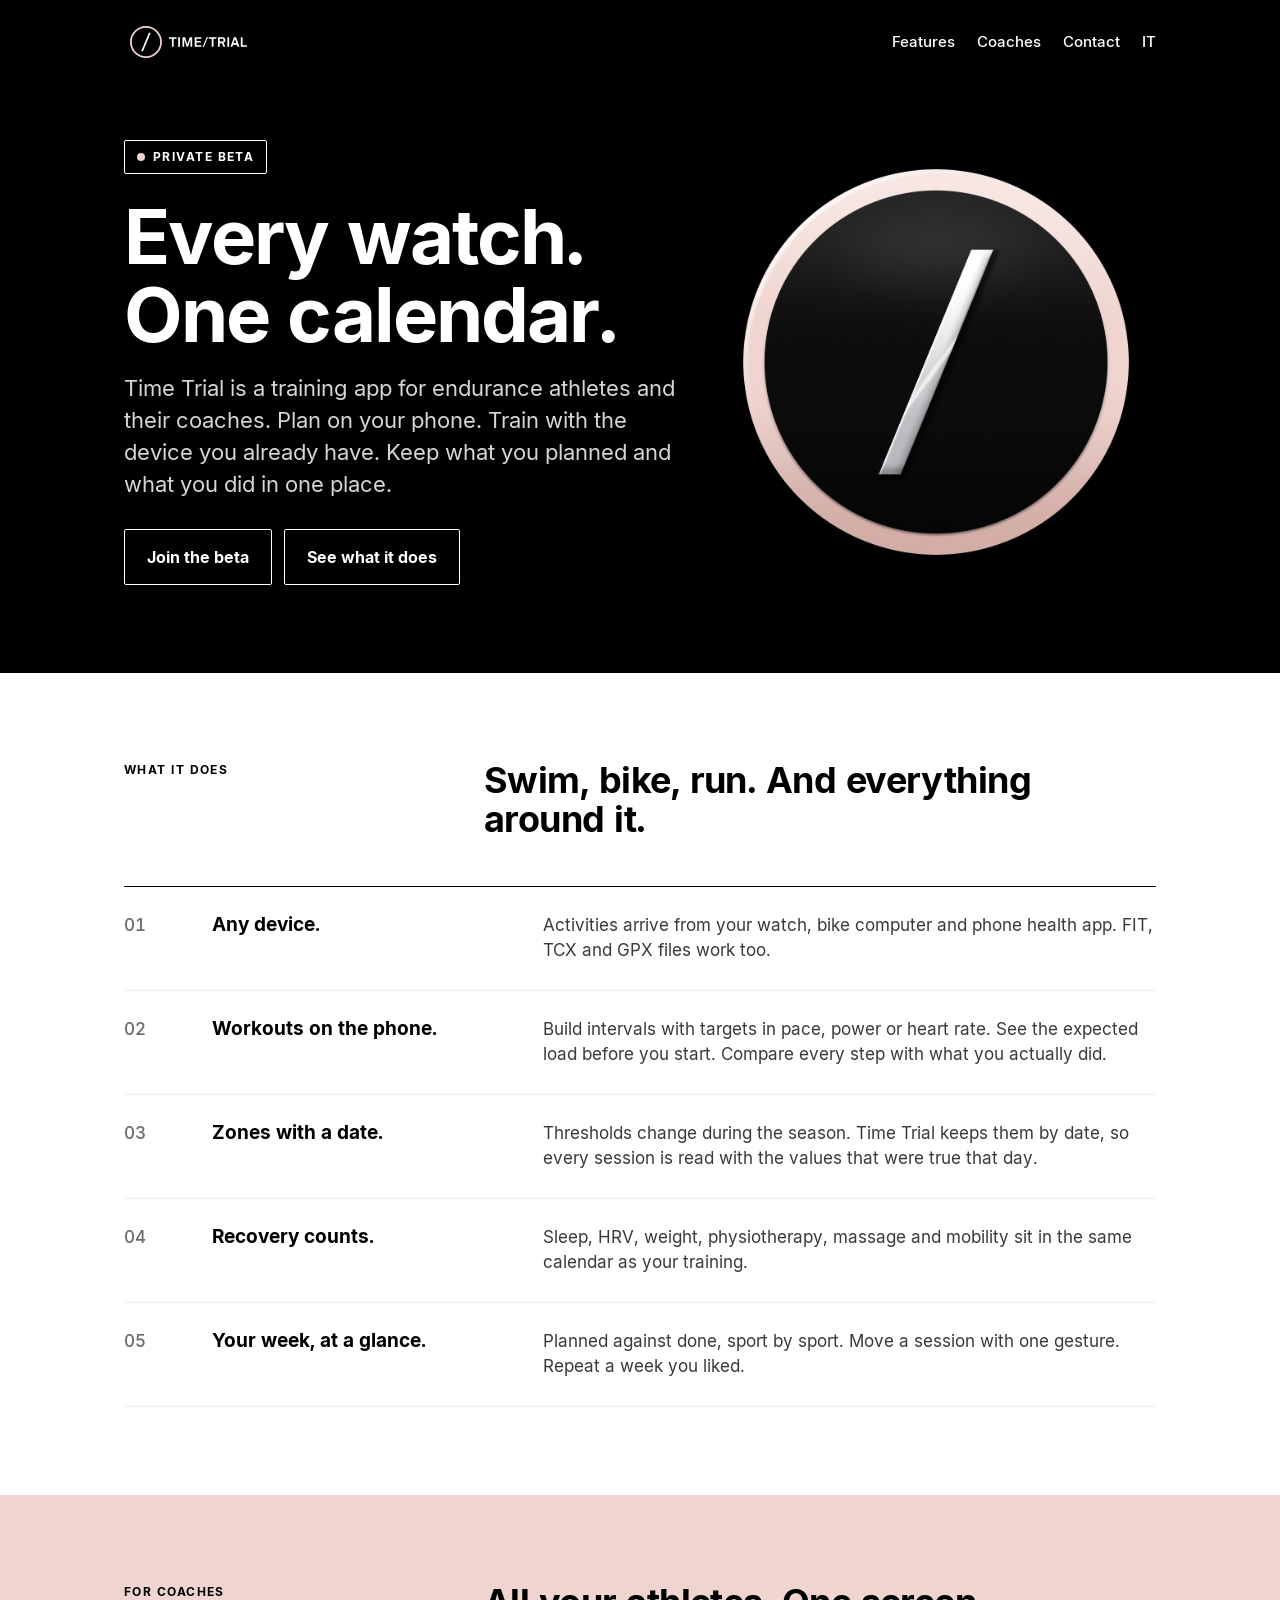
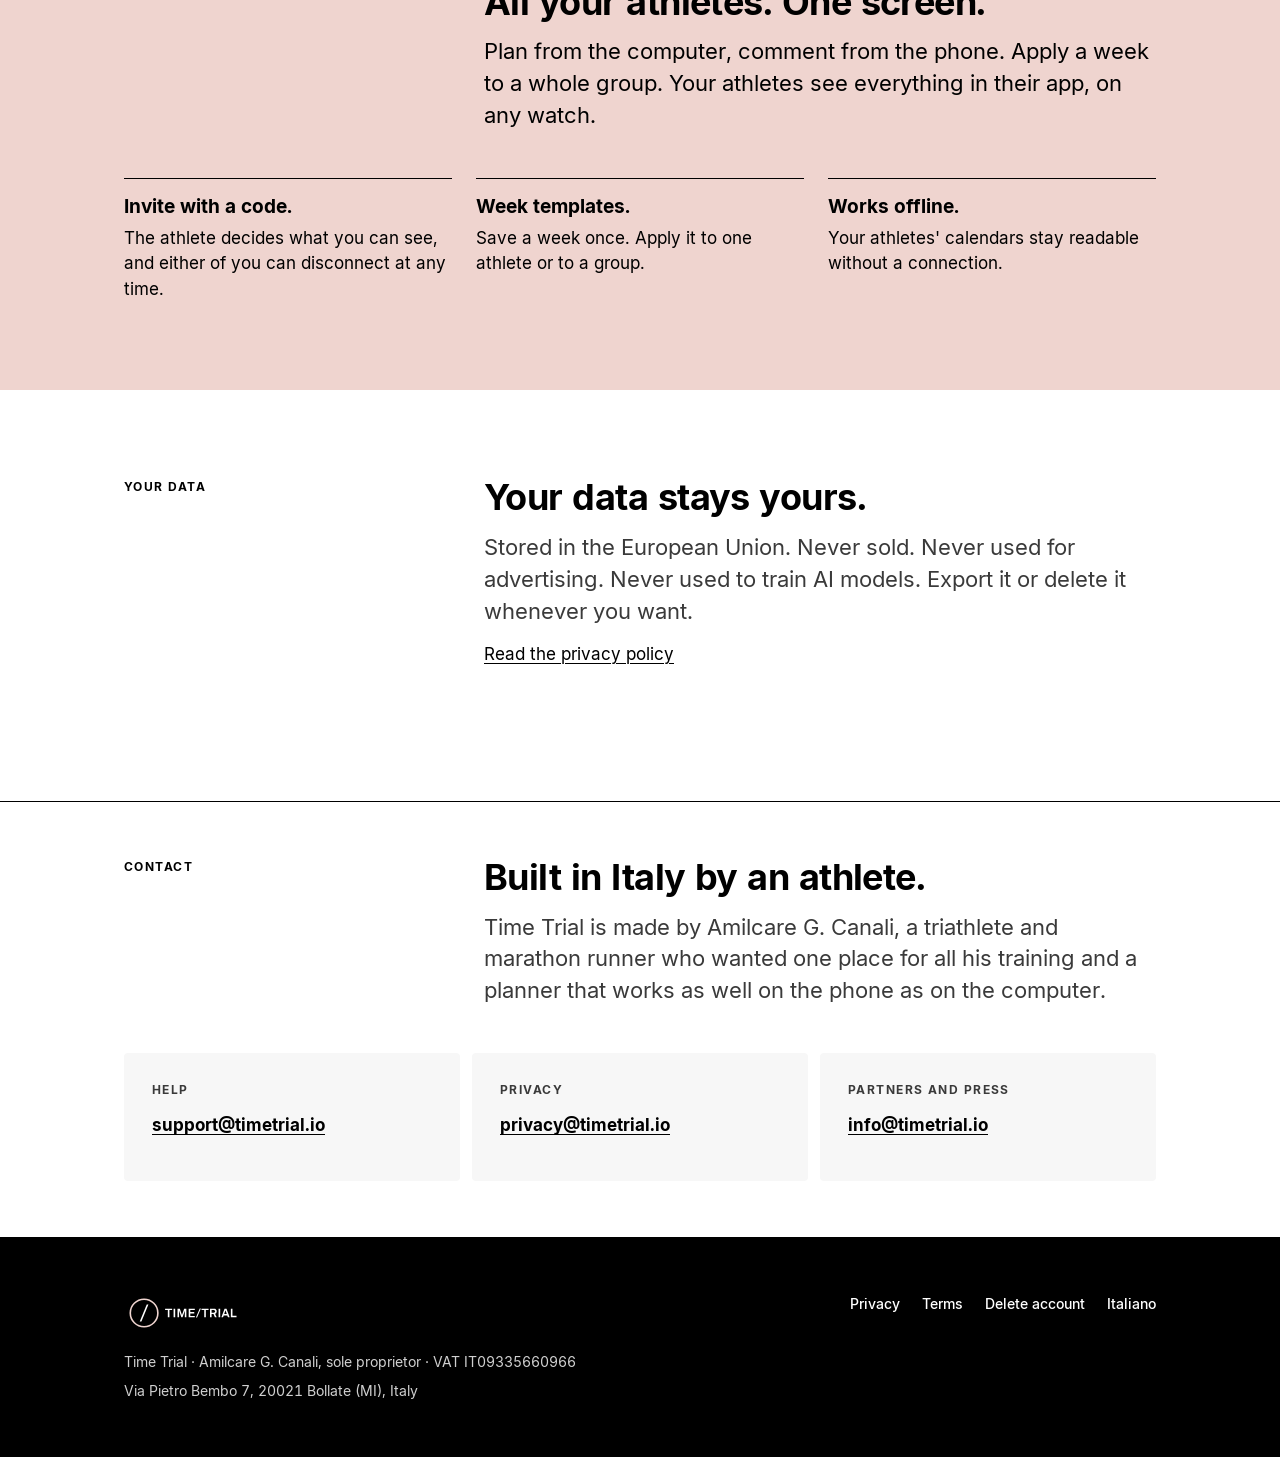
<file: index.html>
<!doctype html>
<html lang="en">
<head>
<meta charset="utf-8">
<meta name="viewport" content="width=device-width, initial-scale=1">
<title>Time Trial · Every watch. One calendar.</title>
<meta name="description" content="Time Trial is a training app for endurance athletes and their coaches. Plan on your phone, train with the watch you already have, keep everything in one calendar.">
<meta name="theme-color" content="#000000">
<link rel="icon" href="favicon.ico?v=3" sizes="any">
<link rel="icon" href="icon.svg?v=3" type="image/svg+xml">
<link rel="apple-touch-icon" href="apple-touch-icon.png?v=3">
<link rel="alternate" hreflang="en" href="https://timetrial.io/">
<link rel="alternate" hreflang="it" href="https://timetrial.io/it.html">
<meta property="og:type" content="website">
<meta property="og:title" content="Time Trial · Every watch. One calendar.">
<meta property="og:description" content="A training app for endurance athletes and their coaches.">
<meta property="og:url" content="https://timetrial.io/">
<meta property="og:image" content="https://timetrial.io/img/anteprima-cipria.png">
<meta name="twitter:card" content="summary_large_image">
<link rel="preload" href="fonts/Inter-Bold.woff2" as="font" type="font/woff2" crossorigin>
<link rel="stylesheet" href="style.css">
</head>
<body>
<a class="skip" href="#main">Skip to content</a>

<div class="hero">
  <header class="top">
    <a class="brand" href="index.html" aria-label="Time Trial, home"><img src="img/logo-cipria-negativo.svg" alt="Time Trial" width="125" height="34"></a>
    <span class="spacer"></span>
    <nav class="links" aria-label="Site">
      <a class="opt" href="#features">Features</a>
      <a class="opt" href="#coaches">Coaches</a>
      <a href="#contact">Contact</a>
      <a href="it.html" hreflang="it" lang="it">IT</a>
    </nav>
  </header>
  <div class="wrap" id="main">
    <div>
      <span class="tag">Private beta</span>
      <h1>Every watch.<br>One calendar.</h1>
      <p class="lead">Time Trial is a training app for endurance athletes and their coaches. Plan on your phone. Train with the device you already have. Keep what you planned and what you did in one place.</p>
      <div class="actions">
        <a class="button ghost" href="mailto:support@timetrial.io?subject=Time%20Trial%20beta">Join the beta</a>
        <a class="button ghost" href="#features">See what it does</a>
      </div>
    </div>
    <img class="seal" src="img/sigillo-cipria-vetro.png" alt="" width="512" height="512">
  </div>
</div>

<section class="section" id="features" aria-labelledby="features-title">
  <div class="wrap">
    <div class="section-head">
      <p class="label">What it does</p>
      <h2 id="features-title">Swim, bike, run. And everything around it.</h2>
    </div>
    <ol class="rows">
      <li><span class="num">01</span><h3>Any device.</h3><p>Activities arrive from your watch, bike computer and phone health app. FIT, TCX and GPX files work too.</p></li>
      <li><span class="num">02</span><h3>Workouts on the phone.</h3><p>Build intervals with targets in pace, power or heart rate. See the expected load before you start. Compare every step with what you actually did.</p></li>
      <li><span class="num">03</span><h3>Zones with a date.</h3><p>Thresholds change during the season. Time Trial keeps them by date, so every session is read with the values that were true that day.</p></li>
      <li><span class="num">04</span><h3>Recovery counts.</h3><p>Sleep, HRV, weight, physiotherapy, massage and mobility sit in the same calendar as your training.</p></li>
      <li><span class="num">05</span><h3>Your week, at a glance.</h3><p>Planned against done, sport by sport. Move a session with one gesture. Repeat a week you liked.</p></li>
    </ol>
  </div>
</section>

<section class="section band-cipria" id="coaches" aria-labelledby="coaches-title">
  <div class="wrap">
    <div class="section-head">
      <p class="label">For coaches</p>
      <div>
        <h2 id="coaches-title">All your athletes. One screen.</h2>
        <p class="lead">Plan from the computer, comment from the phone. Apply a week to a whole group. Your athletes see everything in their app, on any watch.</p>
      </div>
    </div>
    <div class="pillars">
      <div><h3>Invite with a code.</h3><p>The athlete decides what you can see, and either of you can disconnect at any time.</p></div>
      <div><h3>Week templates.</h3><p>Save a week once. Apply it to one athlete or to a group.</p></div>
      <div><h3>Works offline.</h3><p>Your athletes' calendars stay readable without a connection.</p></div>
    </div>
  </div>
</section>

<section class="section" aria-labelledby="data-title">
  <div class="wrap">
    <div class="section-head">
      <p class="label">Your data</p>
      <div>
        <h2 id="data-title">Your data stays yours.</h2>
        <p class="lead">Stored in the European Union. Never sold. Never used for advertising. Never used to train AI models. Export it or delete it whenever you want.</p>
        <p><a href="privacy.html">Read the privacy policy</a></p>
      </div>
    </div>
  </div>
</section>

<section class="section tight" id="contact" aria-labelledby="contact-title" style="border-top:1px solid #000">
  <div class="wrap">
    <div class="section-head">
      <p class="label">Contact</p>
      <div>
        <h2 id="contact-title">Built in Italy by an athlete.</h2>
        <p class="lead">Time Trial is made by Amilcare G. Canali, a triathlete and marathon runner who wanted one place for all his training and a planner that works as well on the phone as on the computer.</p>
      </div>
    </div>
    <div class="contact-list">
      <div class="card"><p class="label">Help</p><p><a href="mailto:support@timetrial.io">support@timetrial.io</a></p></div>
      <div class="card"><p class="label">Privacy</p><p><a href="mailto:privacy@timetrial.io">privacy@timetrial.io</a></p></div>
      <div class="card"><p class="label">Partners and press</p><p><a href="mailto:info@timetrial.io">info@timetrial.io</a></p></div>
    </div>
  </div>
</section>

<footer class="site">
  <div class="wrap">
    <div>
      <img src="img/logo-cipria-negativo.svg" alt="Time Trial" width="110" height="30">
      <p>Time Trial · Amilcare G. Canali, sole proprietor · VAT IT09335660966</p>
      <p>Via Pietro Bembo 7, 20021 Bollate (MI), Italy</p>
    </div>
    <nav aria-label="Legal">
      <a href="privacy.html">Privacy</a>
      <a href="terms.html">Terms</a>
      <a href="delete-account.html">Delete account</a>
      <a href="it.html" hreflang="it" lang="it">Italiano</a>
    </nav>
  </div>
</footer>
</body>
</html>
</file>
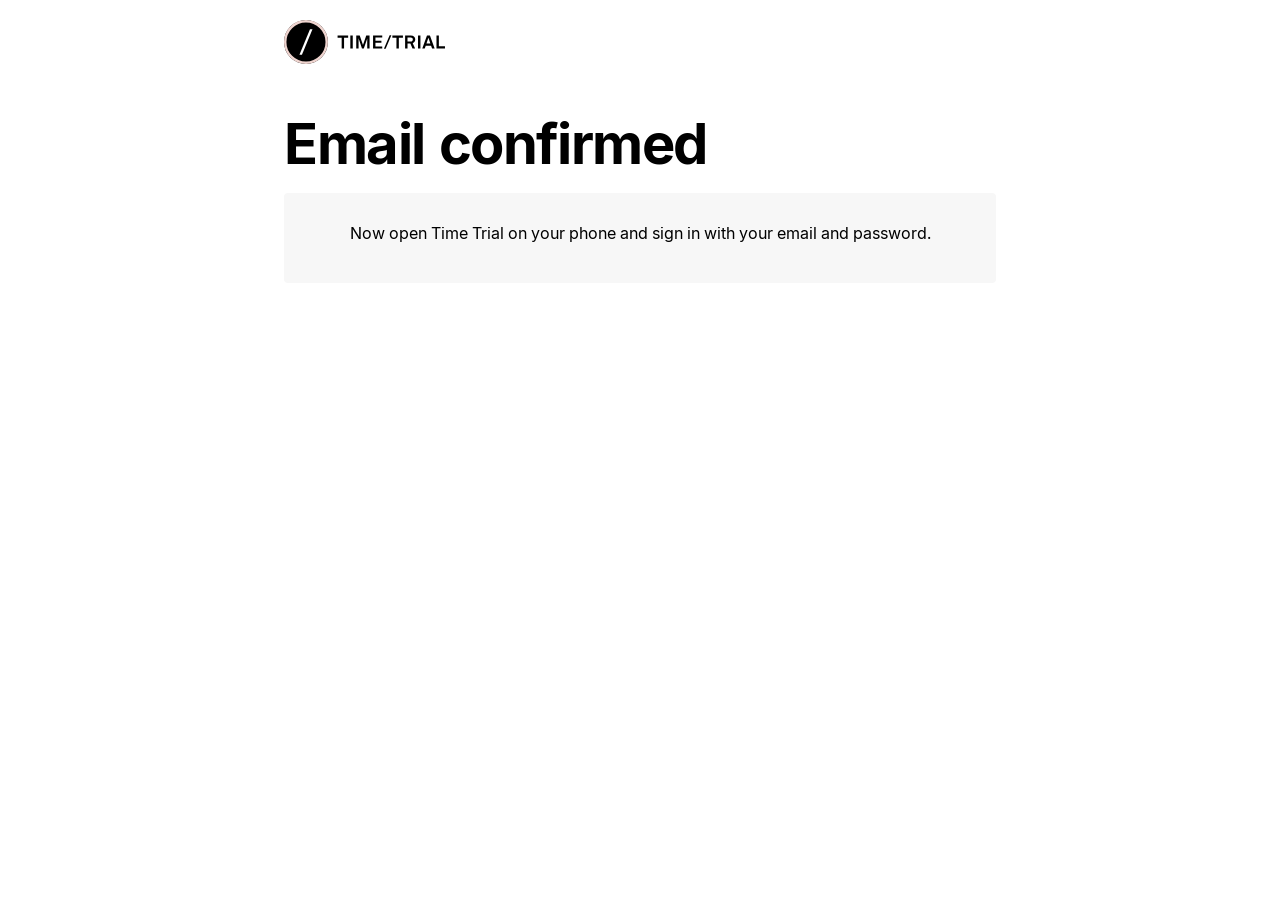
<file: auth.html>
<!doctype html>
<html lang="en">
<head>
<meta charset="utf-8">
<meta name="viewport" content="width=device-width, initial-scale=1">
<title>Time Trial</title>
<meta name="robots" content="noindex">
<!-- Il link contiene un codice monouso: non passarlo ad altri siti -->
<meta name="referrer" content="no-referrer">
<meta name="theme-color" content="#FFFFFF">
<link rel="icon" href="favicon.ico?v=3" sizes="any">
<link rel="icon" href="icon.svg?v=3" type="image/svg+xml">
<link rel="apple-touch-icon" href="apple-touch-icon.png?v=3">
<link rel="stylesheet" href="style.css">
<style>
  .hide { display: none; }
  .auth .card { text-align: center; }
  .auth .card .button { margin-top: 8px; }
</style>
</head>
<body>
<!--
  Pagina di passaggio dei link delle email dell'app (05/11/2026).
  Supabase verifica il link e poi rimanda qui (?t=signup|recovery|email&code=…).
  - Telefono: apre subito l'app (timetrial://login-callback con gli stessi parametri),
    con un pulsante di riserva se il browser blocca l'apertura automatica.
  - Computer: spiega cosa fare. La conferma della registrazione e del cambio email
    è già avvenuta sul server; per la nuova password serve il telefono.
  - Errori (link scaduto o già usato): messaggio chiaro.
  Nessuno script esterno, nessuna statistica: il codice non lascia questa pagina.
-->
<div class="wrap narrow legal legal-body auth">
  <header class="top">
    <a class="brand" href="index.html" aria-label="Time Trial, home"><img src="img/logo-cipria.svg" alt="Time Trial" width="125" height="34"></a>
  </header>

  <h1 id="title"></h1>
  <div class="card">
    <p id="text"></p>
    <p id="action" class="hide"><a class="button" id="open" href="#"></a></p>
  </div>
</div>
<script>
(function () {
  var q = new URLSearchParams(location.search);
  var h = new URLSearchParams(location.hash.replace(/^#/, ''));
  var type = q.get('t') || 'signup';
  var err = q.get('error_code') || q.get('error') || h.get('error_code') || h.get('error');
  var mobile = /iPhone|iPad|iPod|Android/i.test(navigator.userAgent) ||
    (navigator.platform === 'MacIntel' && navigator.maxTouchPoints > 1); // iPad "desktop"
  var it = (navigator.language || '').toLowerCase().indexOf('it') === 0;
  document.documentElement.lang = it ? 'it' : 'en';

  var T = it ? {
    openTitle: 'Apertura di Time Trial…',
    openText: 'Se l\'app non si apre da sola, tocca il pulsante.',
    openBtn: 'Apri Time Trial',
    signupTitle: 'Email confermata',
    signupText: 'Ora apri Time Trial sul telefono e accedi con la tua email e la password.',
    emailTitle: 'Nuova email confermata',
    emailText: 'Da adesso accedi a Time Trial con il nuovo indirizzo.',
    recoveryTitle: 'Apri il link dal telefono',
    recoveryText: 'Per scegliere una nuova password apri questa email sul telefono dove hai Time Trial. Oppure chiedi un nuovo link dall\'app: Accedi → Password dimenticata.',
    errTitle: 'Link scaduto o già usato',
    errText: 'Chiedi un nuovo link dall\'app. Ogni link vale una sola volta e per poco tempo.'
  } : {
    openTitle: 'Opening Time Trial…',
    openText: 'If the app doesn\'t open by itself, tap the button.',
    openBtn: 'Open Time Trial',
    signupTitle: 'Email confirmed',
    signupText: 'Now open Time Trial on your phone and sign in with your email and password.',
    emailTitle: 'New email confirmed',
    emailText: 'From now on, sign in to Time Trial with your new address.',
    recoveryTitle: 'Open the link on your phone',
    recoveryText: 'To choose a new password, open this email on the phone where you have Time Trial. Or request a new link in the app: Sign in → Forgot password.',
    errTitle: 'Link expired or already used',
    errText: 'Request a new link in the app. Each link works only once and for a short time.'
  };

  function show(title, text, link) {
    document.title = title + ' · Time Trial';
    document.getElementById('title').textContent = title;
    document.getElementById('text').textContent = text;
    if (link) {
      var a = document.getElementById('open');
      a.href = link;
      a.textContent = T.openBtn;
      document.getElementById('action').classList.remove('hide');
    }
  }

  if (mobile) {
    // Stessi parametri all'app: anche gli errori, così l'app mostra il suo messaggio.
    var app = 'timetrial://login-callback' + location.search + location.hash;
    show(T.openTitle, T.openText, app);
    location.replace(app);
    return;
  }
  if (err) { show(T.errTitle, T.errText); return; }
  if (type === 'recovery') { show(T.recoveryTitle, T.recoveryText); return; }
  if (type === 'email') { show(T.emailTitle, T.emailText); return; }
  show(T.signupTitle, T.signupText);
})();
</script>
</body>
</html>
</file>
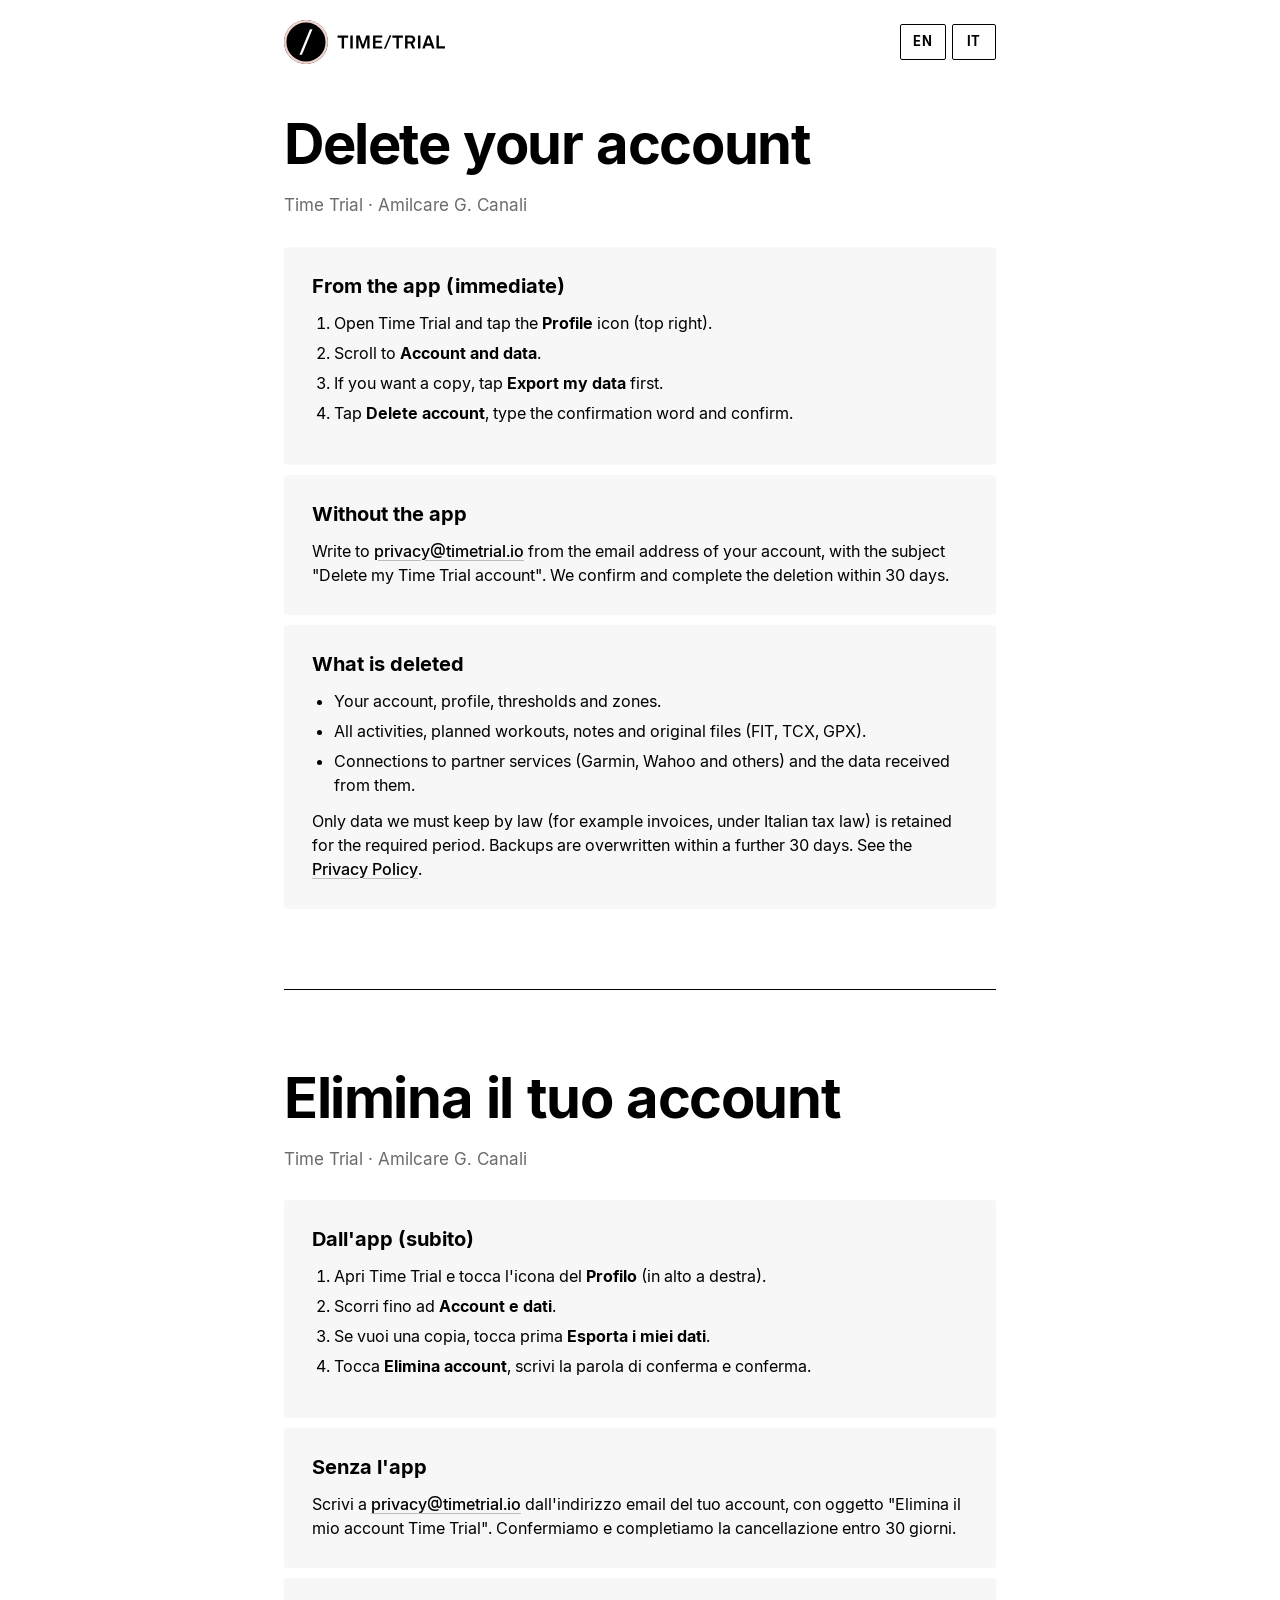
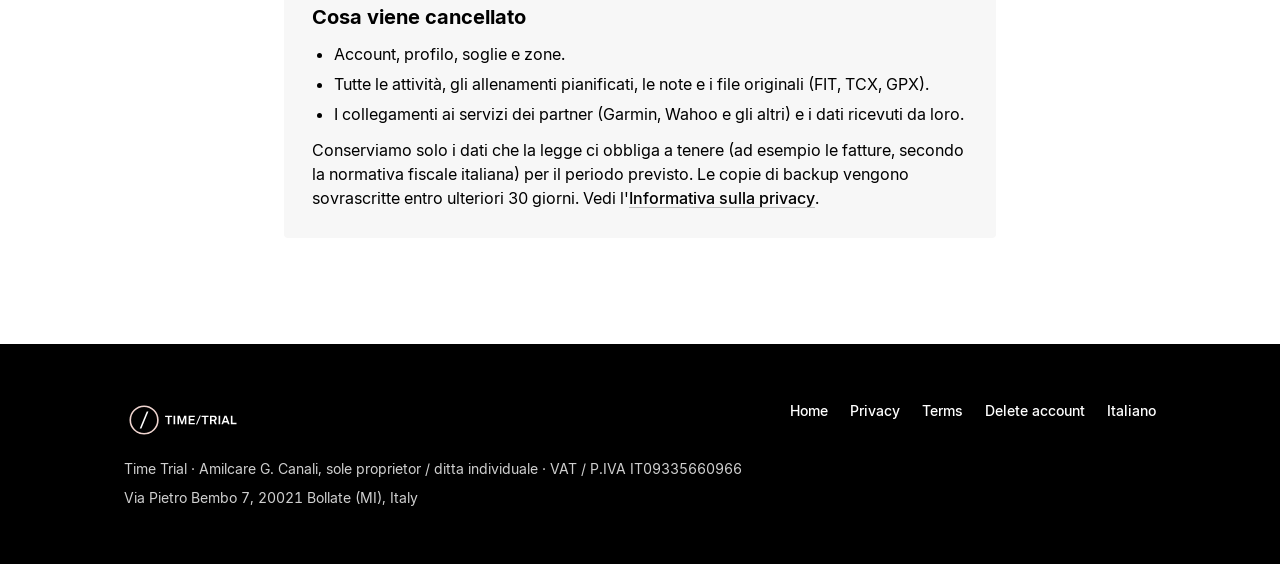
<file: delete-account.html>
<!doctype html>
<html lang="en">
<head>
<meta charset="utf-8">
<meta name="viewport" content="width=device-width, initial-scale=1">
<title>Delete your account · Time Trial</title>
<meta name="theme-color" content="#FFFFFF">
<link rel="icon" href="favicon.ico?v=3" sizes="any">
<link rel="icon" href="icon.svg?v=3" type="image/svg+xml">
<link rel="apple-touch-icon" href="apple-touch-icon.png?v=3">
<link rel="stylesheet" href="style.css">
</head>
<body>
<div class="wrap narrow legal legal-body">
  <header class="top">
    <a class="brand" href="index.html" aria-label="Time Trial, home"><img src="img/logo-cipria.svg" alt="Time Trial" width="125" height="34"></a>
    <span class="spacer"></span>
    <span class="lang"><a class="circle" href="#en">EN</a><a class="circle" href="#it">IT</a></span>
  </header>

<section id="en">
  <h1>Delete your account</h1>
  <p class="updated">Time Trial · Amilcare G. Canali</p>

  <div class="card">
    <h2>From the app (immediate)</h2>
    <ol>
      <li>Open Time Trial and tap the <strong>Profile</strong> icon (top right).</li>
      <li>Scroll to <strong>Account and data</strong>.</li>
      <li>If you want a copy, tap <strong>Export my data</strong> first.</li>
      <li>Tap <strong>Delete account</strong>, type the confirmation word and confirm.</li>
    </ol>
  </div>

  <div class="card">
    <h2>Without the app</h2>
    <p>Write to <a href="mailto:privacy@timetrial.io?subject=Delete%20my%20Time%20Trial%20account">privacy@timetrial.io</a> from the email address of your account, with the subject "Delete my Time Trial account". We confirm and complete the deletion within 30 days.</p>
  </div>

  <div class="card">
    <h2>What is deleted</h2>
    <ul>
      <li>Your account, profile, thresholds and zones.</li>
      <li>All activities, planned workouts, notes and original files (FIT, TCX, GPX).</li>
      <li>Connections to partner services (Garmin, Wahoo and others) and the data received from them.</li>
    </ul>
    <p>Only data we must keep by law (for example invoices, under Italian tax law) is retained for the required period. Backups are overwritten within a further 30 days. See the <a href="privacy.html">Privacy Policy</a>.</p>
  </div>
</section>

<section id="it" lang="it">
  <h1>Elimina il tuo account</h1>
  <p class="updated">Time Trial · Amilcare G. Canali</p>

  <div class="card">
    <h2>Dall'app (subito)</h2>
    <ol>
      <li>Apri Time Trial e tocca l'icona del <strong>Profilo</strong> (in alto a destra).</li>
      <li>Scorri fino ad <strong>Account e dati</strong>.</li>
      <li>Se vuoi una copia, tocca prima <strong>Esporta i miei dati</strong>.</li>
      <li>Tocca <strong>Elimina account</strong>, scrivi la parola di conferma e conferma.</li>
    </ol>
  </div>

  <div class="card">
    <h2>Senza l'app</h2>
    <p>Scrivi a <a href="mailto:privacy@timetrial.io?subject=Elimina%20il%20mio%20account%20Time%20Trial">privacy@timetrial.io</a> dall'indirizzo email del tuo account, con oggetto "Elimina il mio account Time Trial". Confermiamo e completiamo la cancellazione entro 30 giorni.</p>
  </div>

  <div class="card">
    <h2>Cosa viene cancellato</h2>
    <ul>
      <li>Account, profilo, soglie e zone.</li>
      <li>Tutte le attività, gli allenamenti pianificati, le note e i file originali (FIT, TCX, GPX).</li>
      <li>I collegamenti ai servizi dei partner (Garmin, Wahoo e gli altri) e i dati ricevuti da loro.</li>
    </ul>
    <p>Conserviamo solo i dati che la legge ci obbliga a tenere (ad esempio le fatture, secondo la normativa fiscale italiana) per il periodo previsto. Le copie di backup vengono sovrascritte entro ulteriori 30 giorni. Vedi l'<a href="privacy.html#it">Informativa sulla privacy</a>.</p>
  </div>
</section>

</div>
<footer class="site">
  <div class="wrap">
    <div>
      <img src="img/logo-cipria-negativo.svg" alt="Time Trial" width="110" height="30">
      <p>Time Trial · Amilcare G. Canali, sole proprietor / ditta individuale · VAT / P.IVA IT09335660966</p>
      <p>Via Pietro Bembo 7, 20021 Bollate (MI), Italy</p>
    </div>
    <nav aria-label="Legal">
      <a href="index.html">Home</a>
      <a href="privacy.html">Privacy</a>
      <a href="terms.html">Terms</a>
      <a href="delete-account.html">Delete account</a>
      <a href="it.html" hreflang="it" lang="it">Italiano</a>
    </nav>
  </div>
</footer>
</body>
</html>
</file>
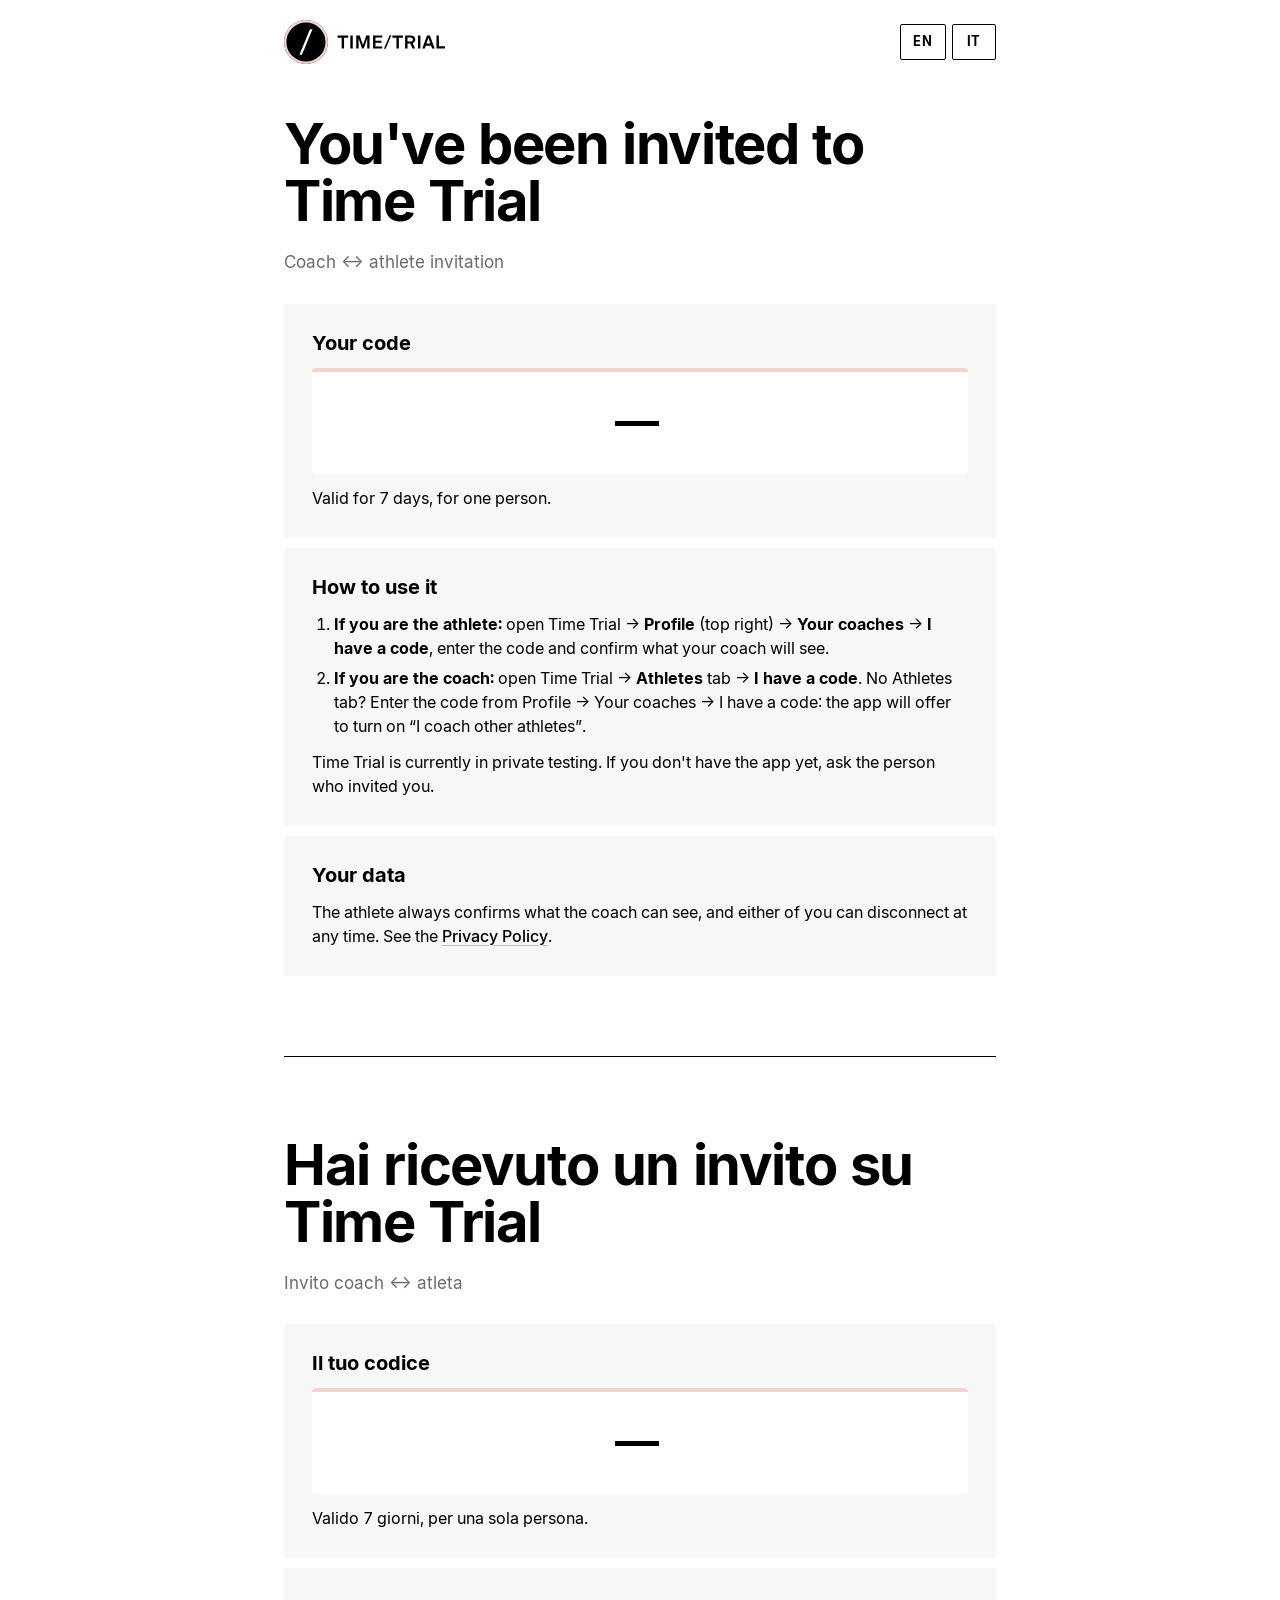
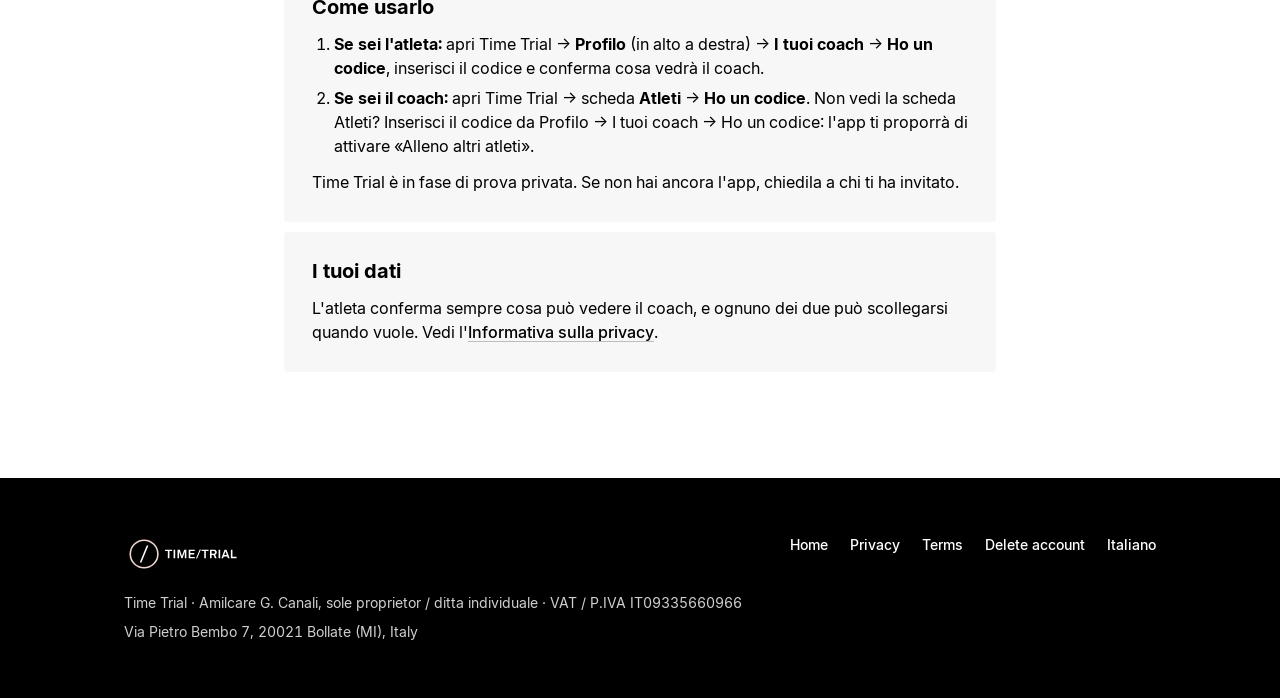
<file: invite.html>
<!doctype html>
<html lang="en">
<head>
<meta charset="utf-8">
<meta name="viewport" content="width=device-width, initial-scale=1">
<title>Invitation · Time Trial</title>
<meta name="robots" content="noindex">
<meta name="theme-color" content="#FFFFFF">
<link rel="icon" href="favicon.ico?v=3" sizes="any">
<link rel="icon" href="icon.svg?v=3" type="image/svg+xml">
<link rel="apple-touch-icon" href="apple-touch-icon.png?v=3">
<link rel="stylesheet" href="style.css">
</head>
<body>
<div class="wrap narrow legal legal-body">
  <header class="top">
    <a class="brand" href="index.html" aria-label="Time Trial, home"><img src="img/logo-cipria.svg" alt="Time Trial" width="125" height="34"></a>
    <span class="spacer"></span>
    <span class="lang"><a class="circle" href="#en">EN</a><a class="circle" href="#it">IT</a></span>
  </header>

<section id="en">
  <h1>You've been invited to Time Trial</h1>
  <p class="updated">Coach ↔ athlete invitation</p>

  <div class="card">
    <h2>Your code</h2>
    <p class="invite-code" data-code>—</p>
    <p>Valid for 7 days, for one person.</p>
  </div>

  <div class="card">
    <h2>How to use it</h2>
    <ol>
      <li><strong>If you are the athlete:</strong> open Time Trial → <strong>Profile</strong> (top right) → <strong>Your coaches</strong> → <strong>I have a code</strong>, enter the code and confirm what your coach will see.</li>
      <li><strong>If you are the coach:</strong> open Time Trial → <strong>Athletes</strong> tab → <strong>I have a code</strong>. No Athletes tab? Enter the code from Profile → Your coaches → I have a code: the app will offer to turn on “I coach other athletes”.</li>
    </ol>
    <p>Time Trial is currently in private testing. If you don't have the app yet, ask the person who invited you.</p>
  </div>

  <div class="card">
    <h2>Your data</h2>
    <p>The athlete always confirms what the coach can see, and either of you can disconnect at any time. See the <a href="privacy.html">Privacy Policy</a>.</p>
  </div>
</section>

<section id="it" lang="it">
  <h1>Hai ricevuto un invito su Time Trial</h1>
  <p class="updated">Invito coach ↔ atleta</p>

  <div class="card">
    <h2>Il tuo codice</h2>
    <p class="invite-code" data-code>—</p>
    <p>Valido 7 giorni, per una sola persona.</p>
  </div>

  <div class="card">
    <h2>Come usarlo</h2>
    <ol>
      <li><strong>Se sei l'atleta:</strong> apri Time Trial → <strong>Profilo</strong> (in alto a destra) → <strong>I tuoi coach</strong> → <strong>Ho un codice</strong>, inserisci il codice e conferma cosa vedrà il coach.</li>
      <li><strong>Se sei il coach:</strong> apri Time Trial → scheda <strong>Atleti</strong> → <strong>Ho un codice</strong>. Non vedi la scheda Atleti? Inserisci il codice da Profilo → I tuoi coach → Ho un codice: l'app ti proporrà di attivare «Alleno altri atleti».</li>
    </ol>
    <p>Time Trial è in fase di prova privata. Se non hai ancora l'app, chiedila a chi ti ha invitato.</p>
  </div>

  <div class="card">
    <h2>I tuoi dati</h2>
    <p>L'atleta conferma sempre cosa può vedere il coach, e ognuno dei due può scollegarsi quando vuole. Vedi l'<a href="privacy.html#it">Informativa sulla privacy</a>.</p>
  </div>
</section>

</div>
<script>
  // Mostra il codice preso dal link (?c=ABCD-EFGH). Solo lettere e numeri: niente HTML dal link.
  (function () {
    var raw = new URLSearchParams(location.search).get('c') || '';
    var c = raw.toUpperCase().replace(/[^A-Z0-9]/g, '');
    if (c.length !== 8) return;
    var pretty = c.slice(0, 4) + '-' + c.slice(4);
    document.querySelectorAll('[data-code]').forEach(function (el) { el.textContent = pretty; });
  })();
</script>
<footer class="site">
  <div class="wrap">
    <div>
      <img src="img/logo-cipria-negativo.svg" alt="Time Trial" width="110" height="30">
      <p>Time Trial · Amilcare G. Canali, sole proprietor / ditta individuale · VAT / P.IVA IT09335660966</p>
      <p>Via Pietro Bembo 7, 20021 Bollate (MI), Italy</p>
    </div>
    <nav aria-label="Legal">
      <a href="index.html">Home</a>
      <a href="privacy.html">Privacy</a>
      <a href="terms.html">Terms</a>
      <a href="delete-account.html">Delete account</a>
      <a href="it.html" hreflang="it" lang="it">Italiano</a>
    </nav>
  </div>
</footer>
</body>
</html>
</file>
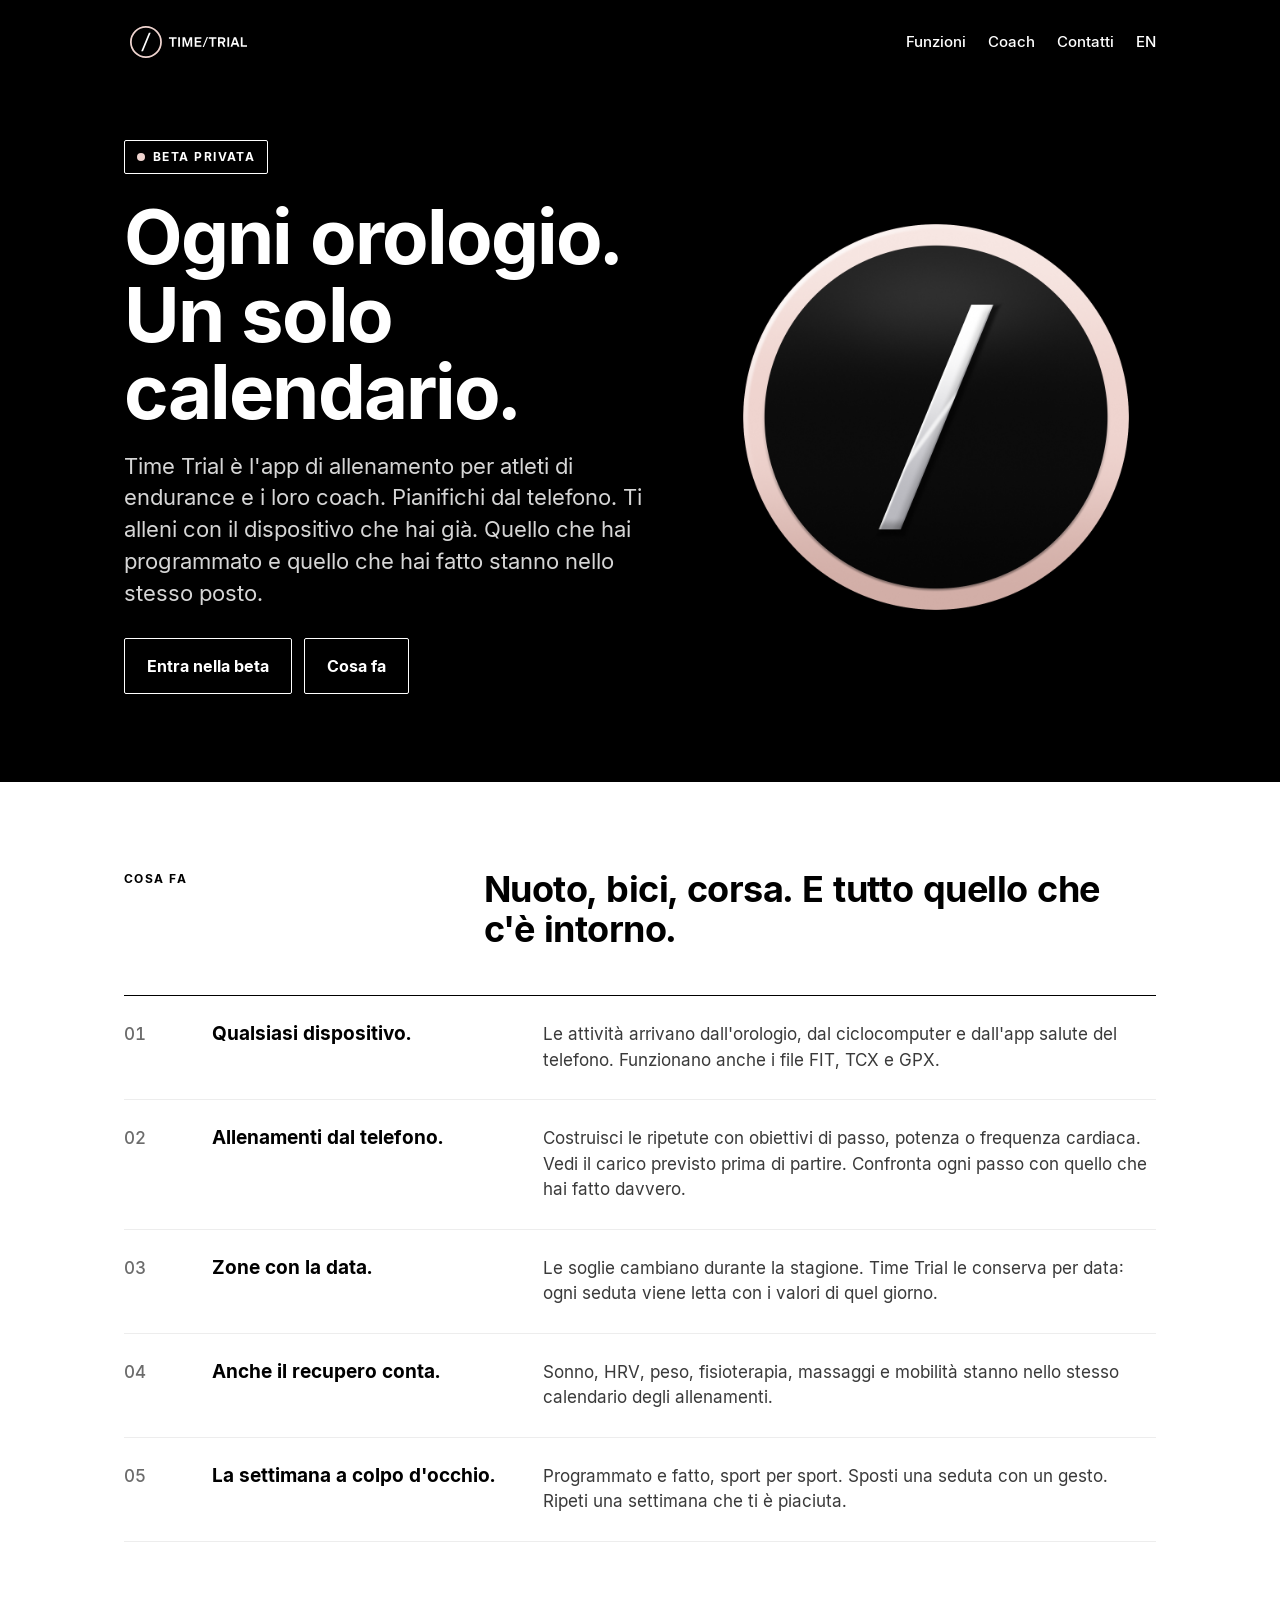
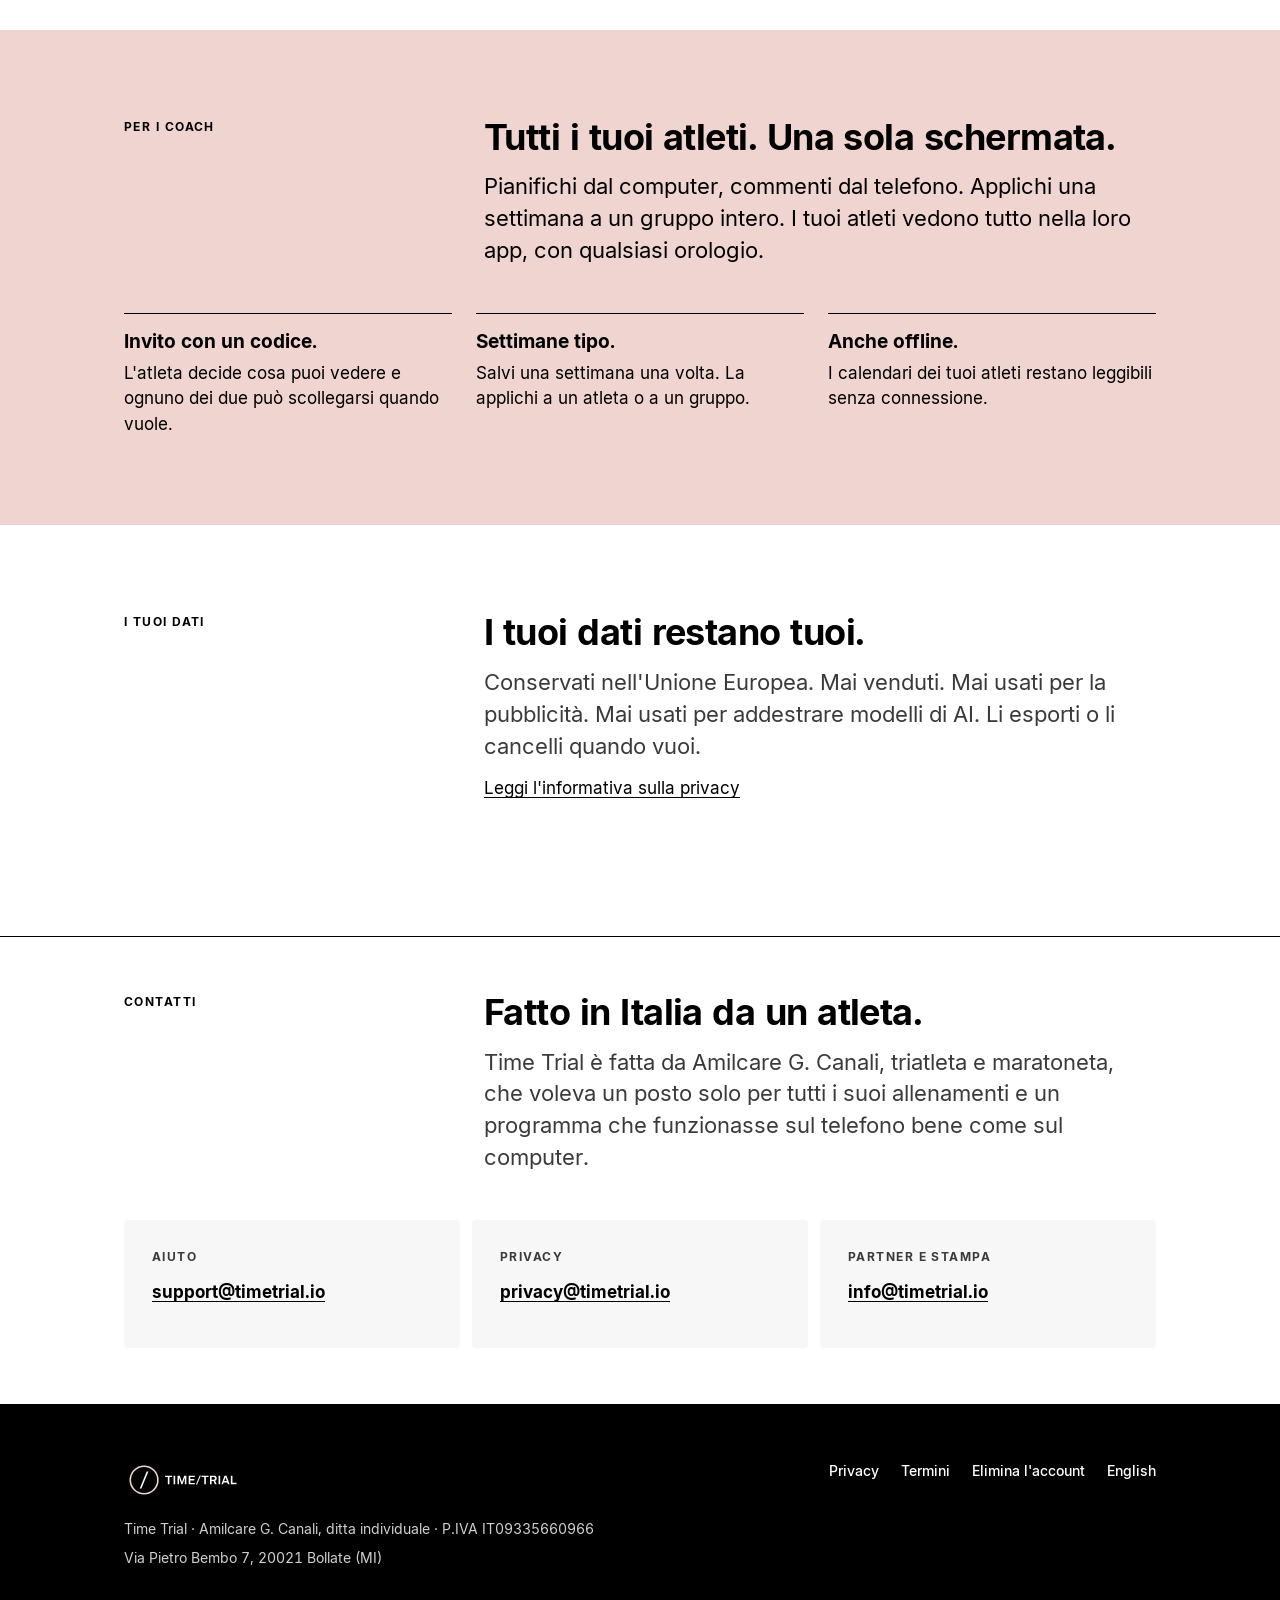
<file: it.html>
<!doctype html>
<html lang="it">
<head>
<meta charset="utf-8">
<meta name="viewport" content="width=device-width, initial-scale=1">
<title>Time Trial · Ogni orologio. Un solo calendario.</title>
<meta name="description" content="Time Trial è l'app di allenamento per atleti di endurance e i loro coach. Pianifica dal telefono, allenati con l'orologio che hai già, tieni tutto in un solo calendario.">
<meta name="theme-color" content="#000000">
<link rel="icon" href="favicon.ico?v=3" sizes="any">
<link rel="icon" href="icon.svg?v=3" type="image/svg+xml">
<link rel="apple-touch-icon" href="apple-touch-icon.png?v=3">
<link rel="alternate" hreflang="en" href="https://timetrial.io/">
<link rel="alternate" hreflang="it" href="https://timetrial.io/it.html">
<meta property="og:type" content="website">
<meta property="og:title" content="Time Trial · Ogni orologio. Un solo calendario.">
<meta property="og:description" content="L'app di allenamento per atleti di endurance e i loro coach.">
<meta property="og:url" content="https://timetrial.io/it.html">
<meta property="og:locale" content="it_IT">
<meta property="og:image" content="https://timetrial.io/img/anteprima-cipria.png">
<meta name="twitter:card" content="summary_large_image">
<link rel="preload" href="fonts/Inter-Bold.woff2" as="font" type="font/woff2" crossorigin>
<link rel="stylesheet" href="style.css">
</head>
<body>
<a class="skip" href="#main">Vai al contenuto</a>

<div class="hero">
  <header class="top">
    <a class="brand" href="it.html" aria-label="Time Trial, home page"><img src="img/logo-cipria-negativo.svg" alt="Time Trial" width="125" height="34"></a>
    <span class="spacer"></span>
    <nav class="links" aria-label="Sito">
      <a class="opt" href="#features">Funzioni</a>
      <a class="opt" href="#coaches">Coach</a>
      <a href="#contact">Contatti</a>
      <a href="index.html" hreflang="en" lang="en">EN</a>
    </nav>
  </header>
  <div class="wrap" id="main">
    <div>
      <span class="tag">Beta privata</span>
      <h1>Ogni orologio.<br>Un solo calendario.</h1>
      <p class="lead">Time Trial è l'app di allenamento per atleti di endurance e i loro coach. Pianifichi dal telefono. Ti alleni con il dispositivo che hai già. Quello che hai programmato e quello che hai fatto stanno nello stesso posto.</p>
      <div class="actions">
        <a class="button ghost" href="mailto:support@timetrial.io?subject=Beta%20Time%20Trial">Entra nella beta</a>
        <a class="button ghost" href="#features">Cosa fa</a>
      </div>
    </div>
    <img class="seal" src="img/sigillo-cipria-vetro.png" alt="" width="512" height="512">
  </div>
</div>

<section class="section" id="features" aria-labelledby="features-title">
  <div class="wrap">
    <div class="section-head">
      <p class="label">Cosa fa</p>
      <h2 id="features-title">Nuoto, bici, corsa. E tutto quello che c'è intorno.</h2>
    </div>
    <ol class="rows">
      <li><span class="num">01</span><h3>Qualsiasi dispositivo.</h3><p>Le attività arrivano dall'orologio, dal ciclocomputer e dall'app salute del telefono. Funzionano anche i file FIT, TCX e GPX.</p></li>
      <li><span class="num">02</span><h3>Allenamenti dal telefono.</h3><p>Costruisci le ripetute con obiettivi di passo, potenza o frequenza cardiaca. Vedi il carico previsto prima di partire. Confronta ogni passo con quello che hai fatto davvero.</p></li>
      <li><span class="num">03</span><h3>Zone con la data.</h3><p>Le soglie cambiano durante la stagione. Time Trial le conserva per data: ogni seduta viene letta con i valori di quel giorno.</p></li>
      <li><span class="num">04</span><h3>Anche il recupero conta.</h3><p>Sonno, HRV, peso, fisioterapia, massaggi e mobilità stanno nello stesso calendario degli allenamenti.</p></li>
      <li><span class="num">05</span><h3>La settimana a colpo d'occhio.</h3><p>Programmato e fatto, sport per sport. Sposti una seduta con un gesto. Ripeti una settimana che ti è piaciuta.</p></li>
    </ol>
  </div>
</section>

<section class="section band-cipria" id="coaches" aria-labelledby="coaches-title">
  <div class="wrap">
    <div class="section-head">
      <p class="label">Per i coach</p>
      <div>
        <h2 id="coaches-title">Tutti i tuoi atleti. Una sola schermata.</h2>
        <p class="lead">Pianifichi dal computer, commenti dal telefono. Applichi una settimana a un gruppo intero. I tuoi atleti vedono tutto nella loro app, con qualsiasi orologio.</p>
      </div>
    </div>
    <div class="pillars">
      <div><h3>Invito con un codice.</h3><p>L'atleta decide cosa puoi vedere e ognuno dei due può scollegarsi quando vuole.</p></div>
      <div><h3>Settimane tipo.</h3><p>Salvi una settimana una volta. La applichi a un atleta o a un gruppo.</p></div>
      <div><h3>Anche offline.</h3><p>I calendari dei tuoi atleti restano leggibili senza connessione.</p></div>
    </div>
  </div>
</section>

<section class="section" aria-labelledby="data-title">
  <div class="wrap">
    <div class="section-head">
      <p class="label">I tuoi dati</p>
      <div>
        <h2 id="data-title">I tuoi dati restano tuoi.</h2>
        <p class="lead">Conservati nell'Unione Europea. Mai venduti. Mai usati per la pubblicità. Mai usati per addestrare modelli di AI. Li esporti o li cancelli quando vuoi.</p>
        <p><a href="privacy.html#it">Leggi l'informativa sulla privacy</a></p>
      </div>
    </div>
  </div>
</section>

<section class="section tight" id="contact" aria-labelledby="contact-title" style="border-top:1px solid #000">
  <div class="wrap">
    <div class="section-head">
      <p class="label">Contatti</p>
      <div>
        <h2 id="contact-title">Fatto in Italia da un atleta.</h2>
        <p class="lead">Time Trial è fatta da Amilcare G. Canali, triatleta e maratoneta, che voleva un posto solo per tutti i suoi allenamenti e un programma che funzionasse sul telefono bene come sul computer.</p>
      </div>
    </div>
    <div class="contact-list">
      <div class="card"><p class="label">Aiuto</p><p><a href="mailto:support@timetrial.io">support@timetrial.io</a></p></div>
      <div class="card"><p class="label">Privacy</p><p><a href="mailto:privacy@timetrial.io">privacy@timetrial.io</a></p></div>
      <div class="card"><p class="label">Partner e stampa</p><p><a href="mailto:info@timetrial.io">info@timetrial.io</a></p></div>
    </div>
  </div>
</section>

<footer class="site">
  <div class="wrap">
    <div>
      <img src="img/logo-cipria-negativo.svg" alt="Time Trial" width="110" height="30">
      <p>Time Trial · Amilcare G. Canali, ditta individuale · P.IVA IT09335660966</p>
      <p>Via Pietro Bembo 7, 20021 Bollate (MI)</p>
    </div>
    <nav aria-label="Note legali">
      <a href="privacy.html#it">Privacy</a>
      <a href="terms.html#it">Termini</a>
      <a href="delete-account.html#it">Elimina l'account</a>
      <a href="index.html" hreflang="en" lang="en">English</a>
    </nav>
  </div>
</footer>
</body>
</html>
</file>
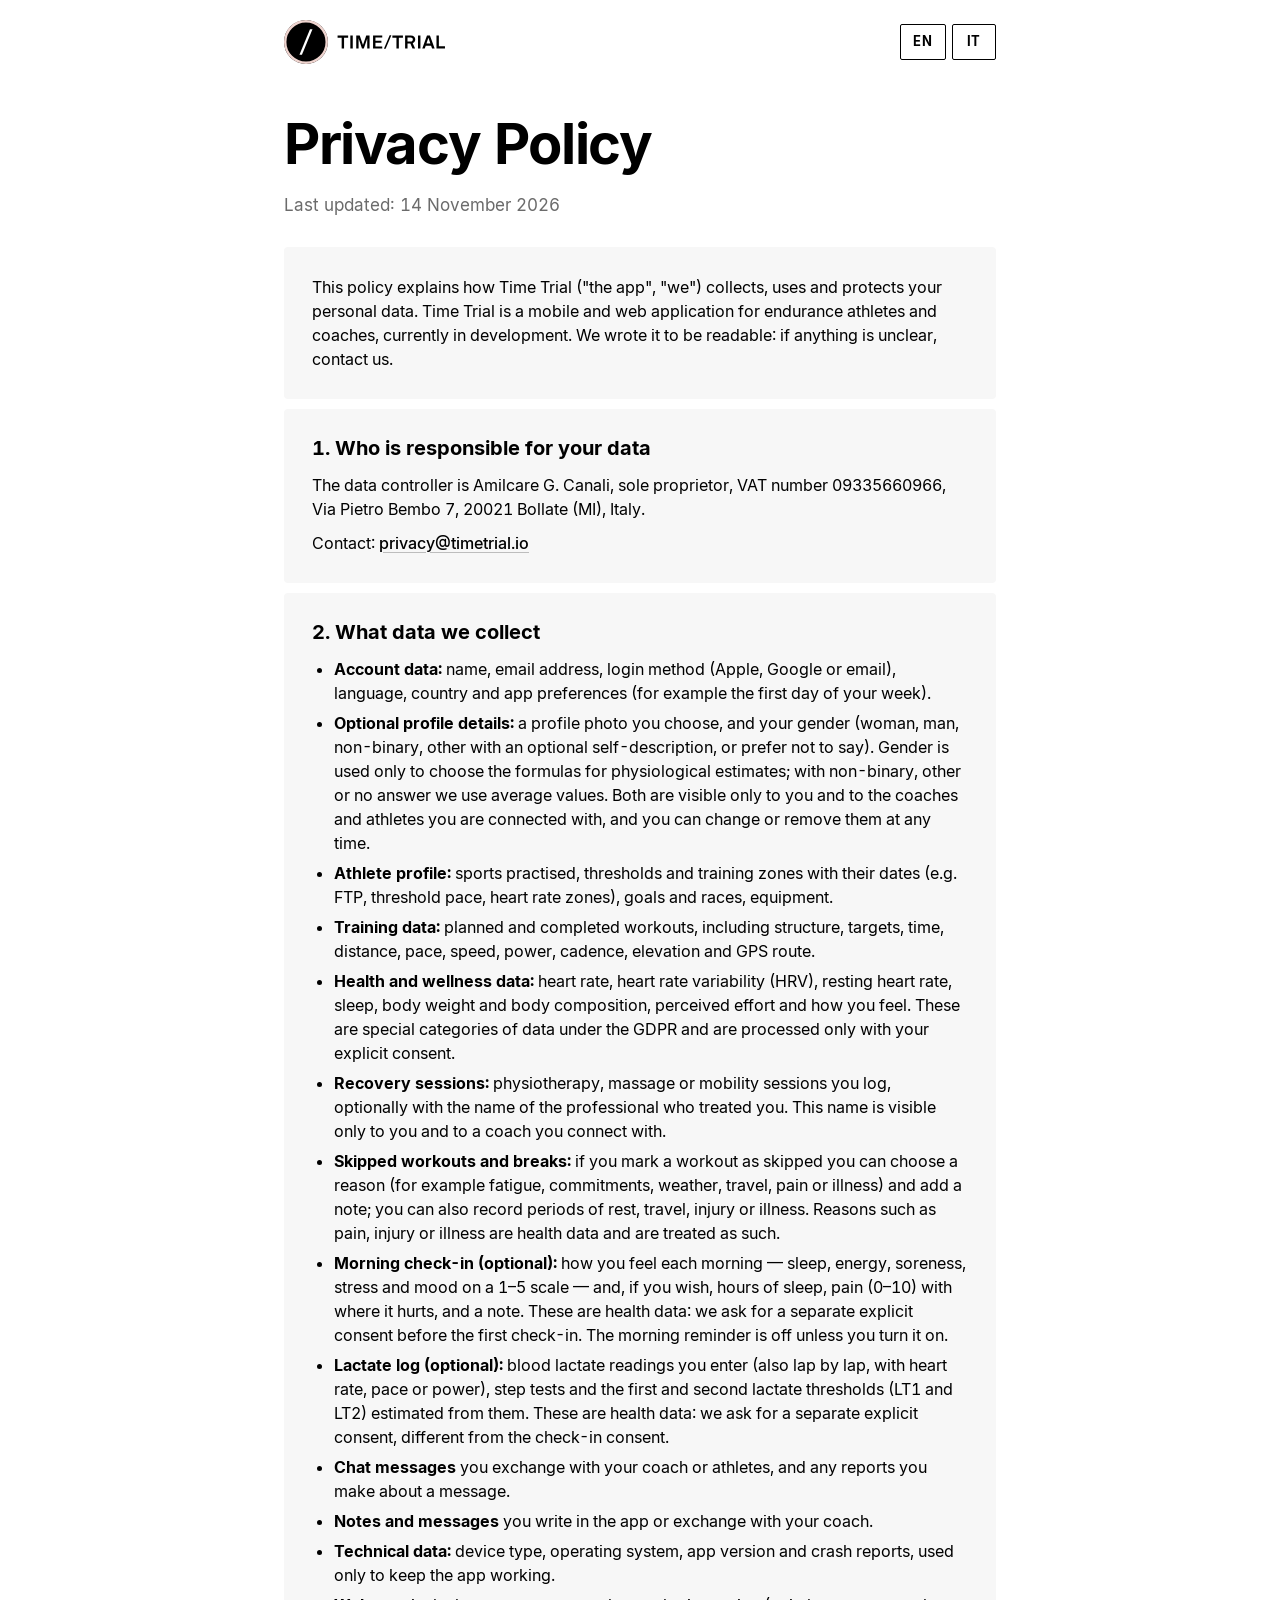
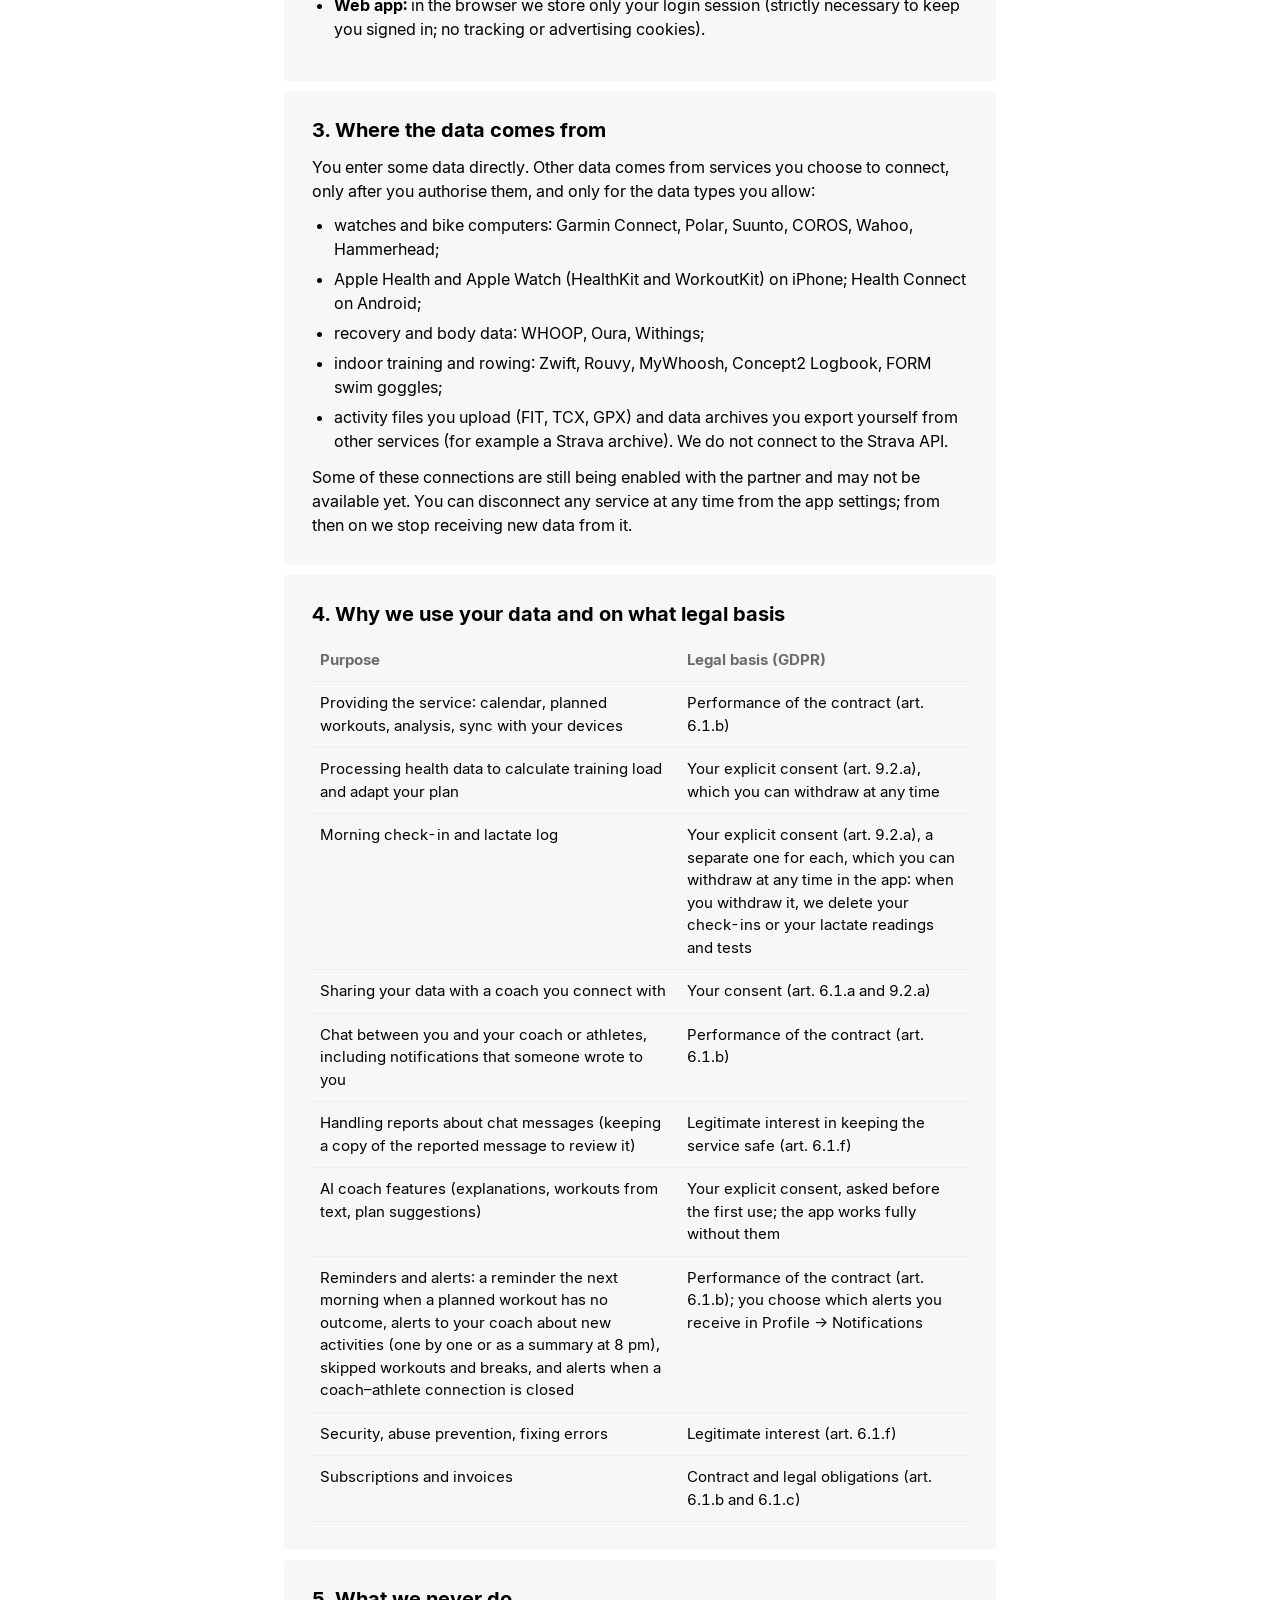
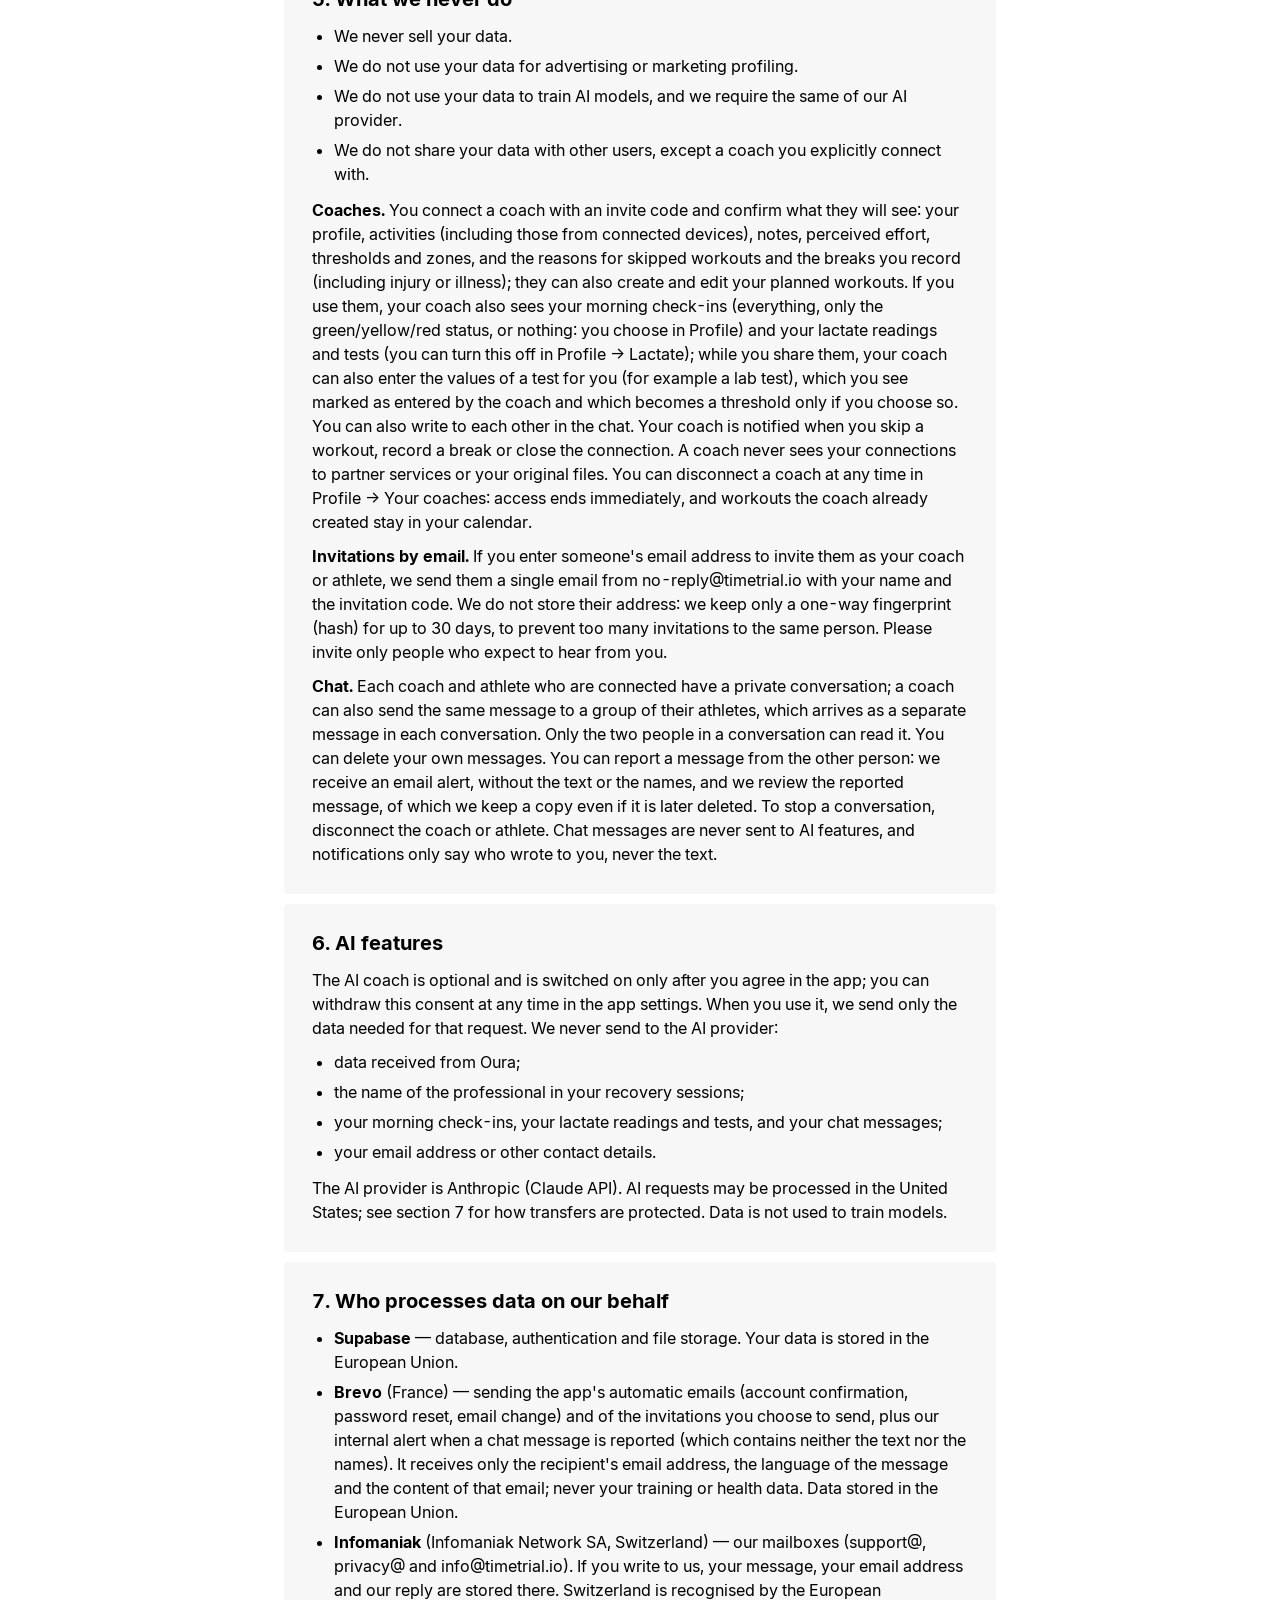
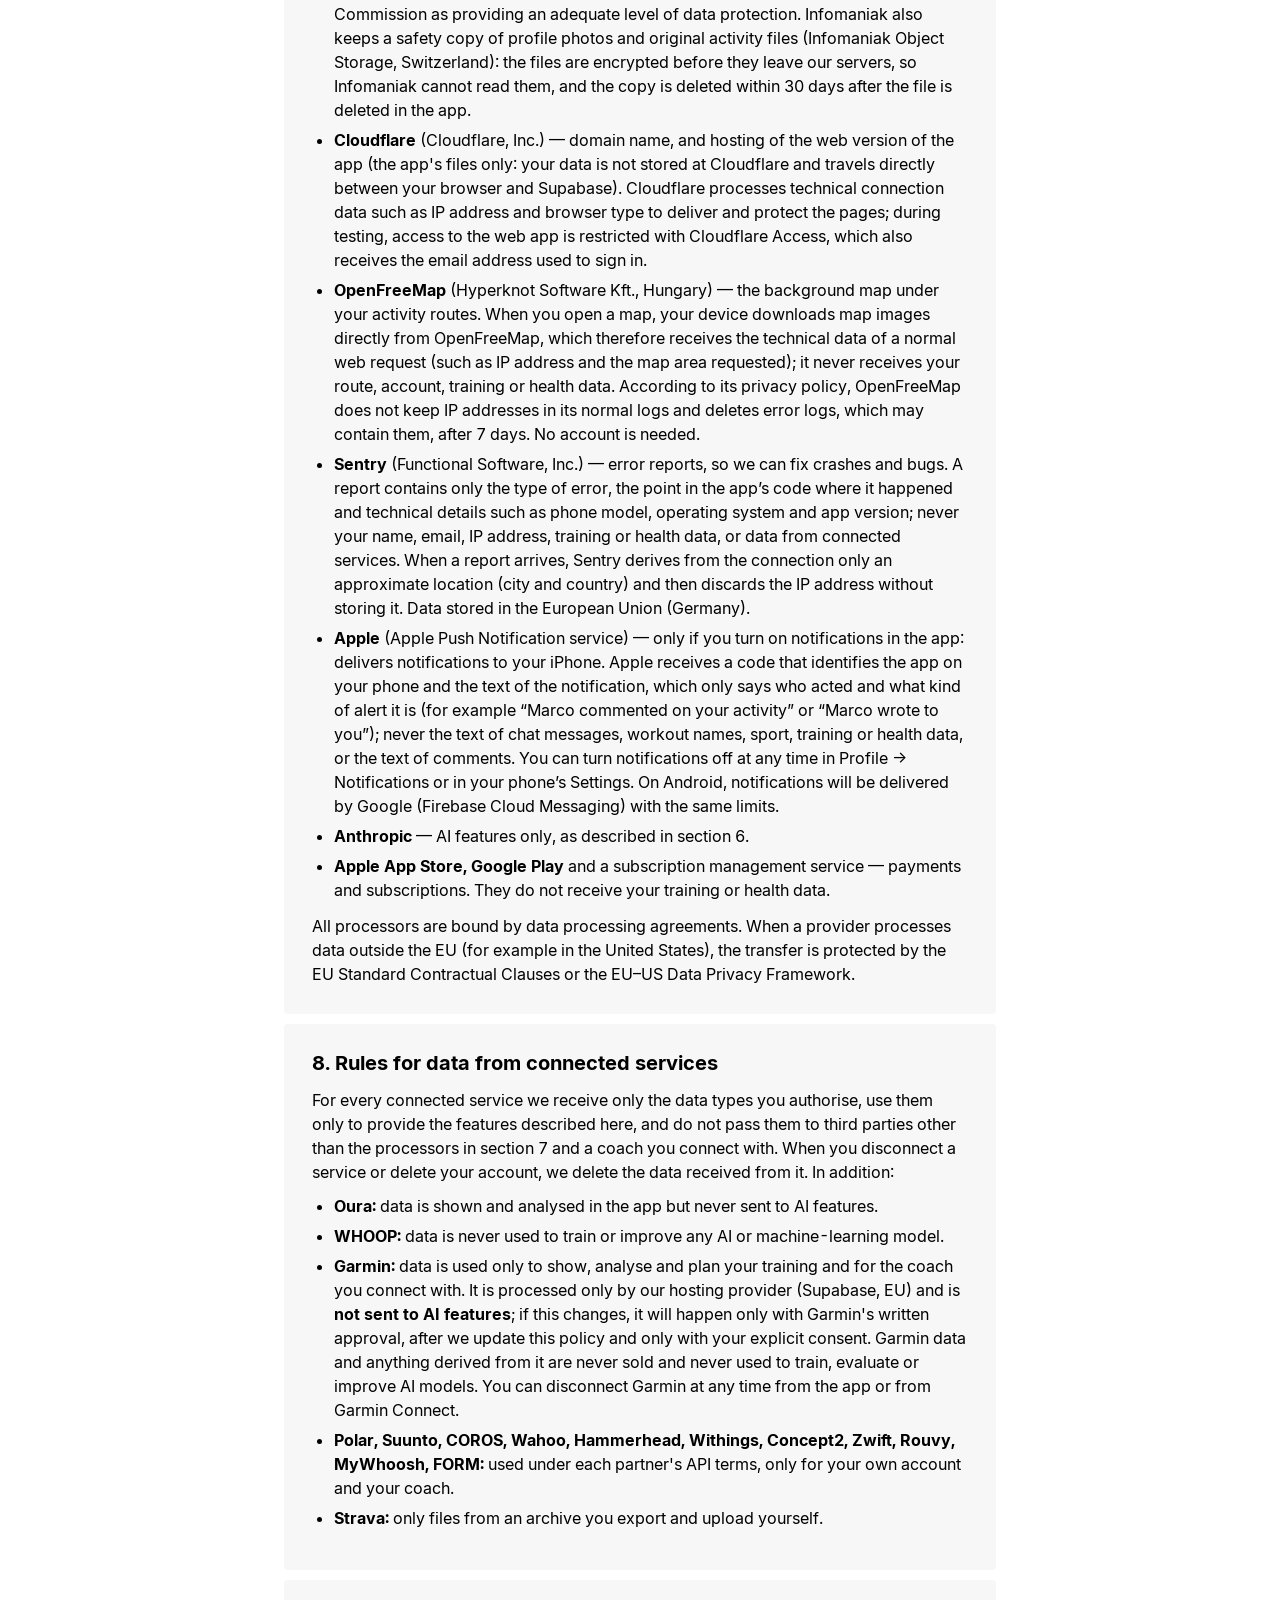
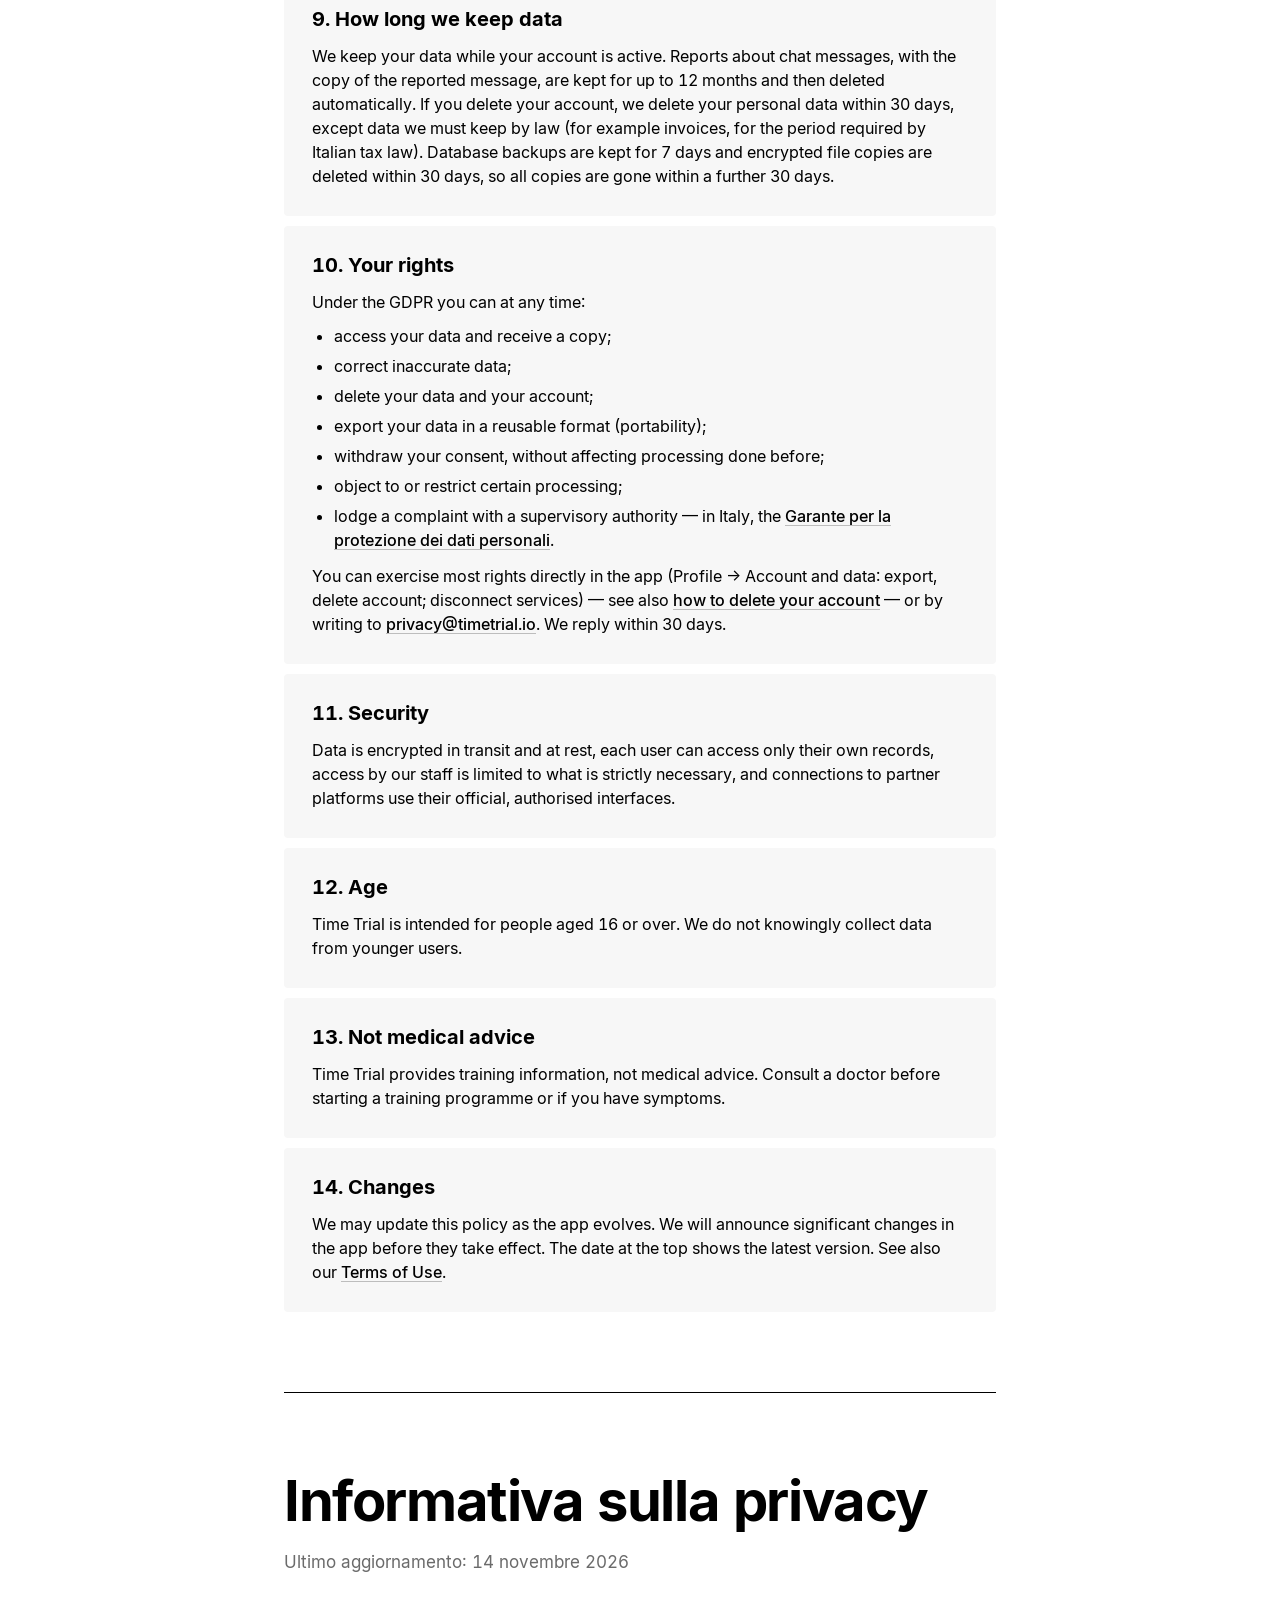
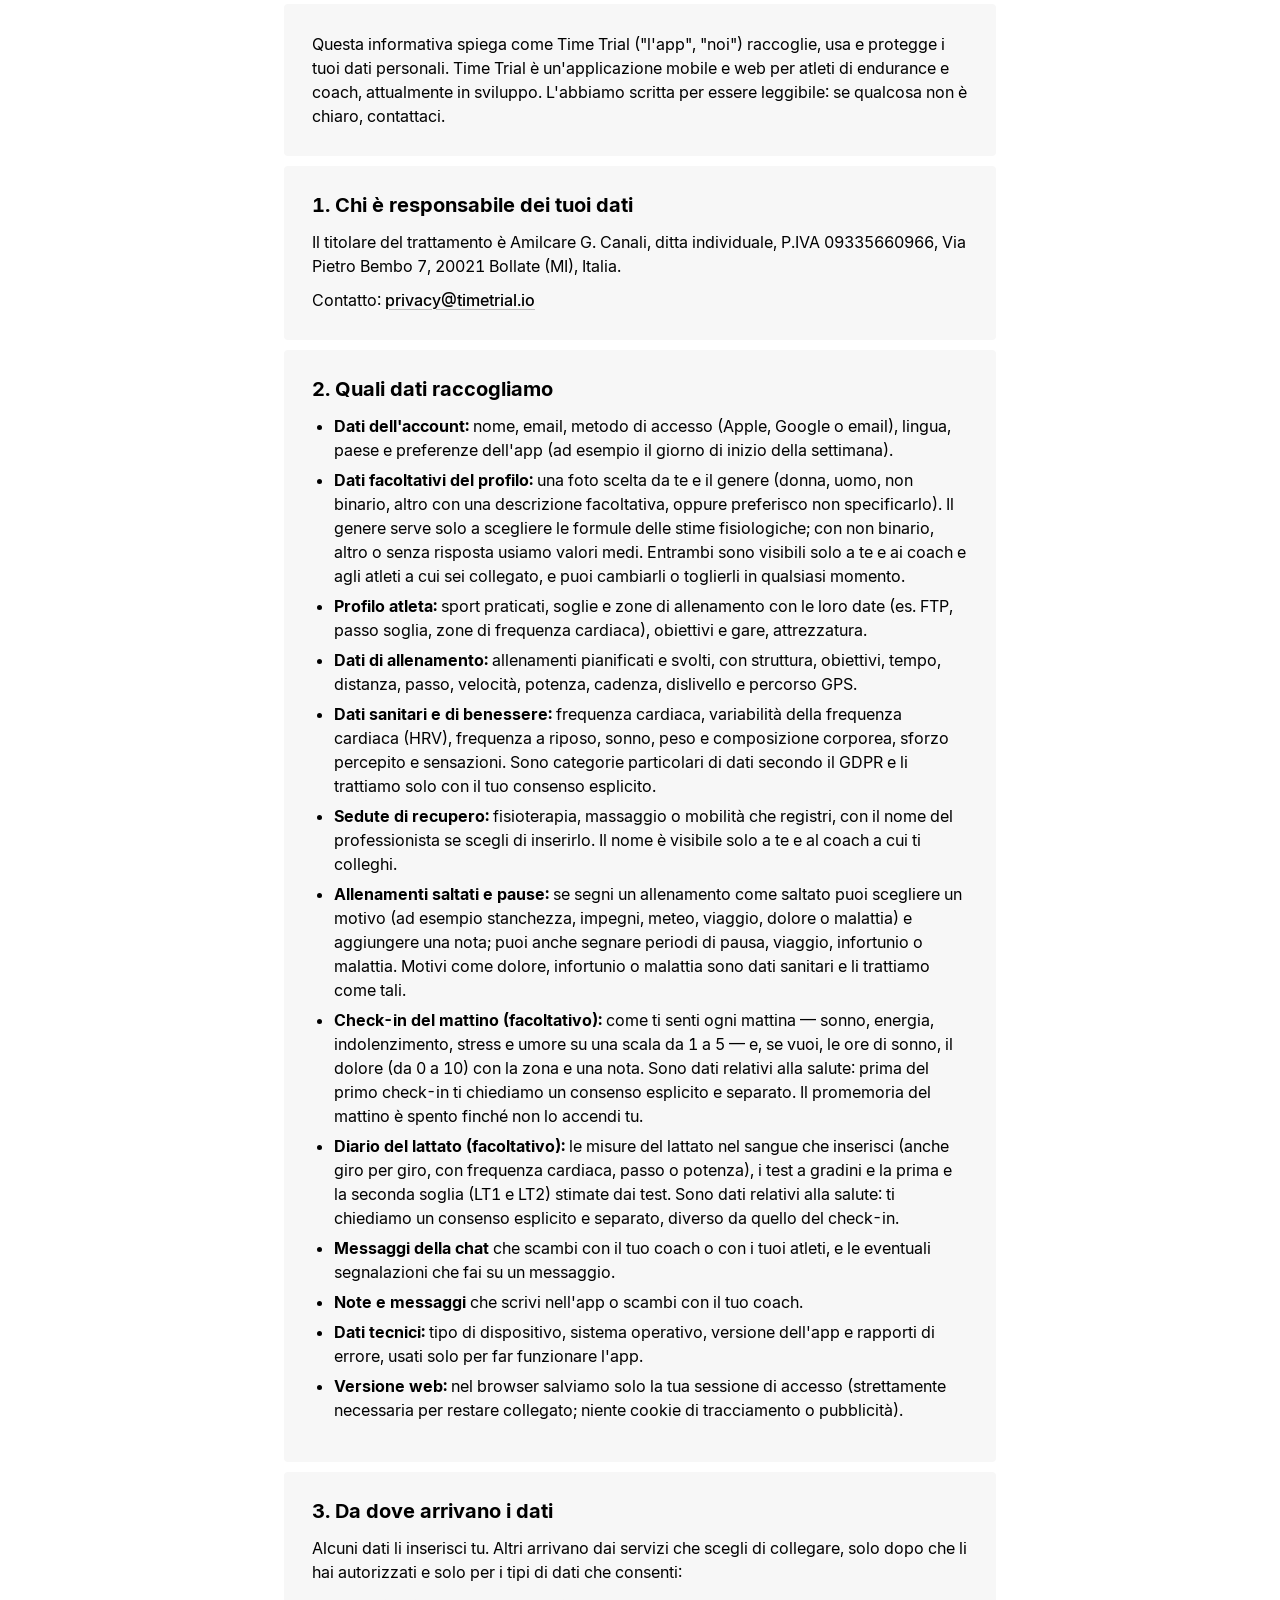
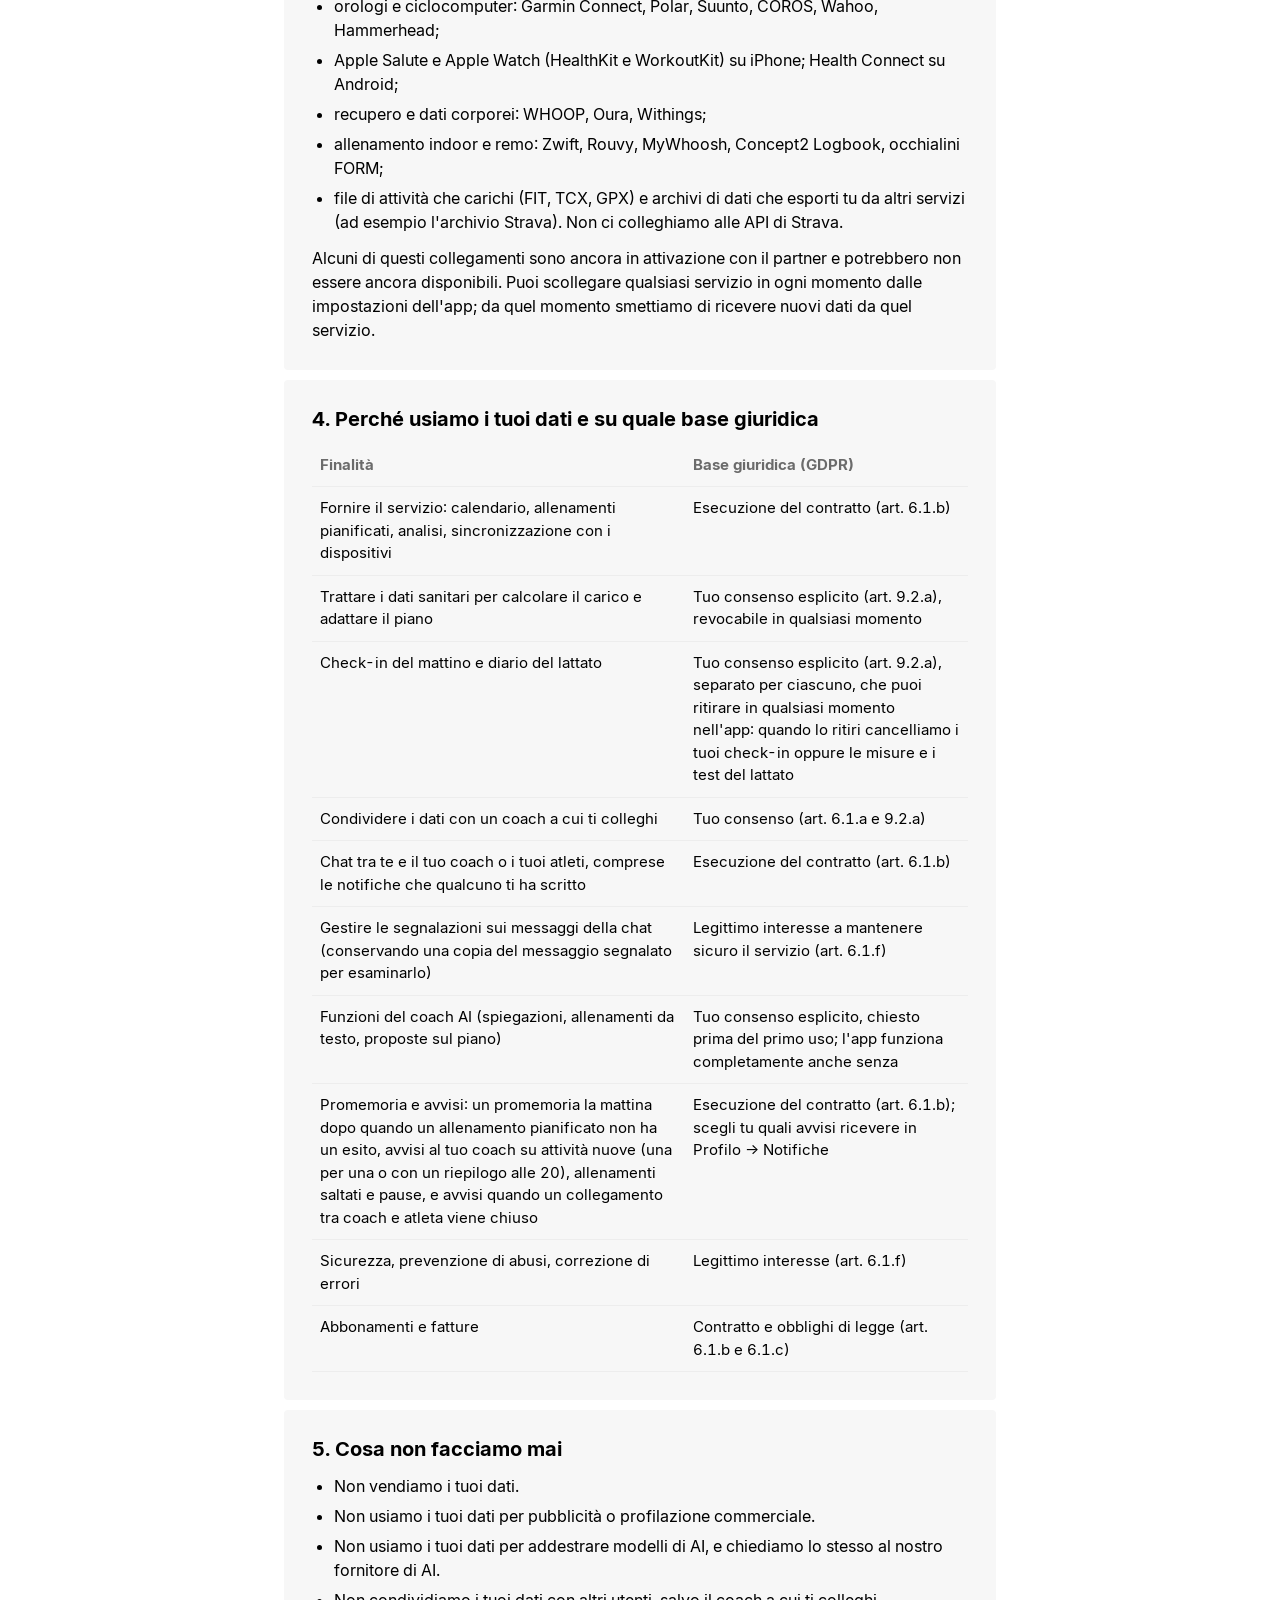
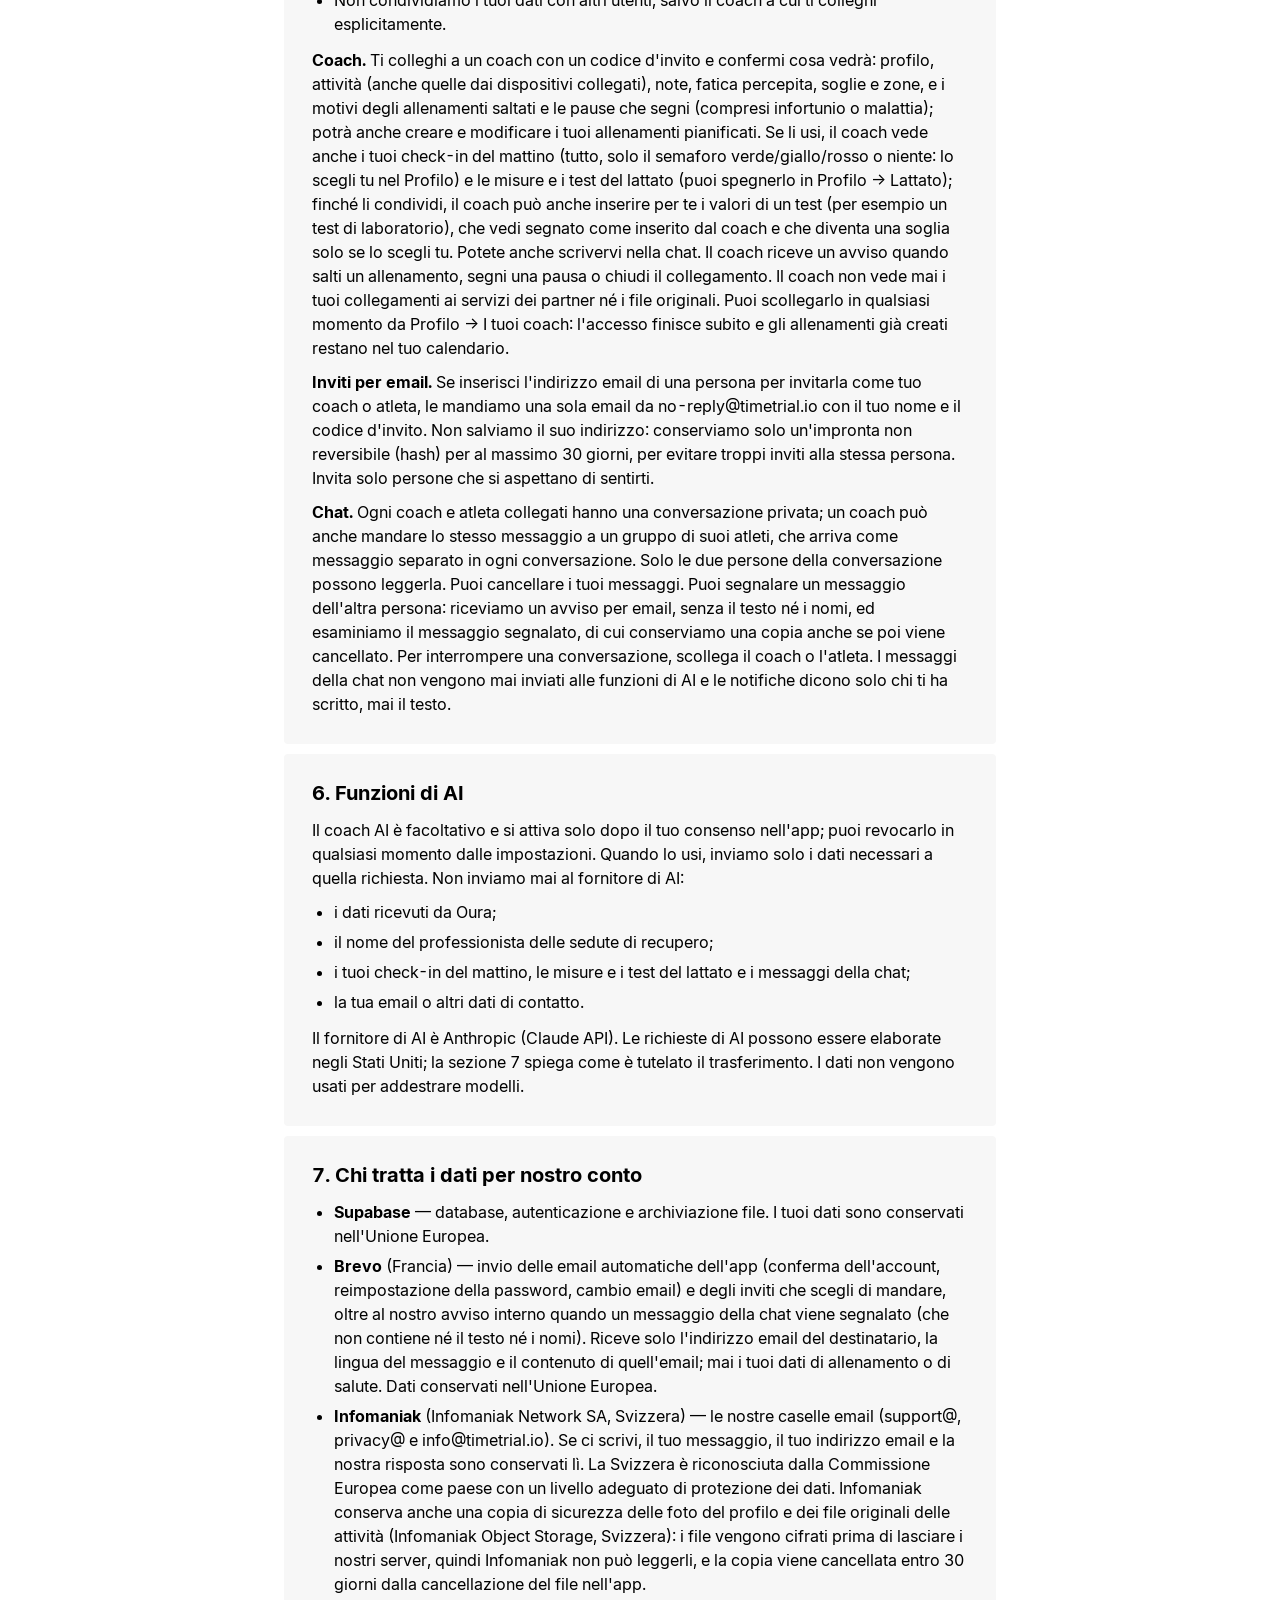
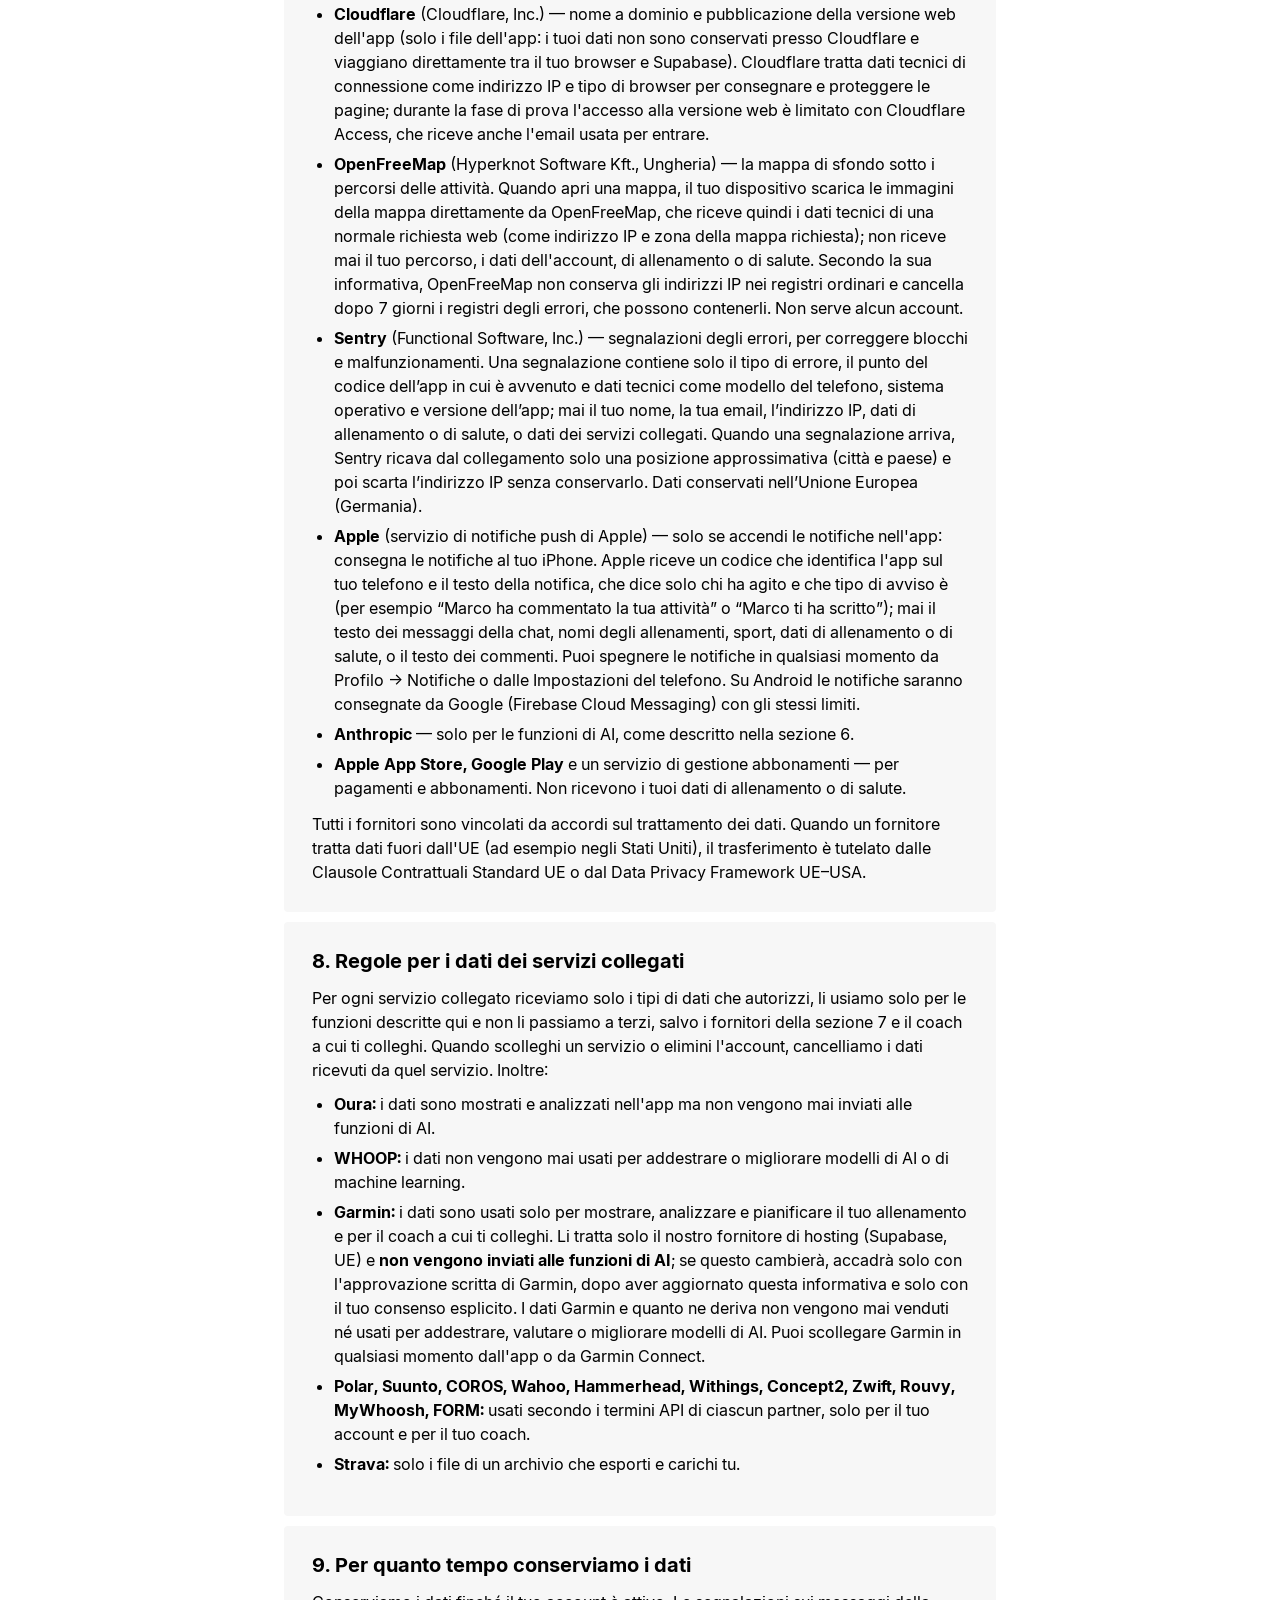
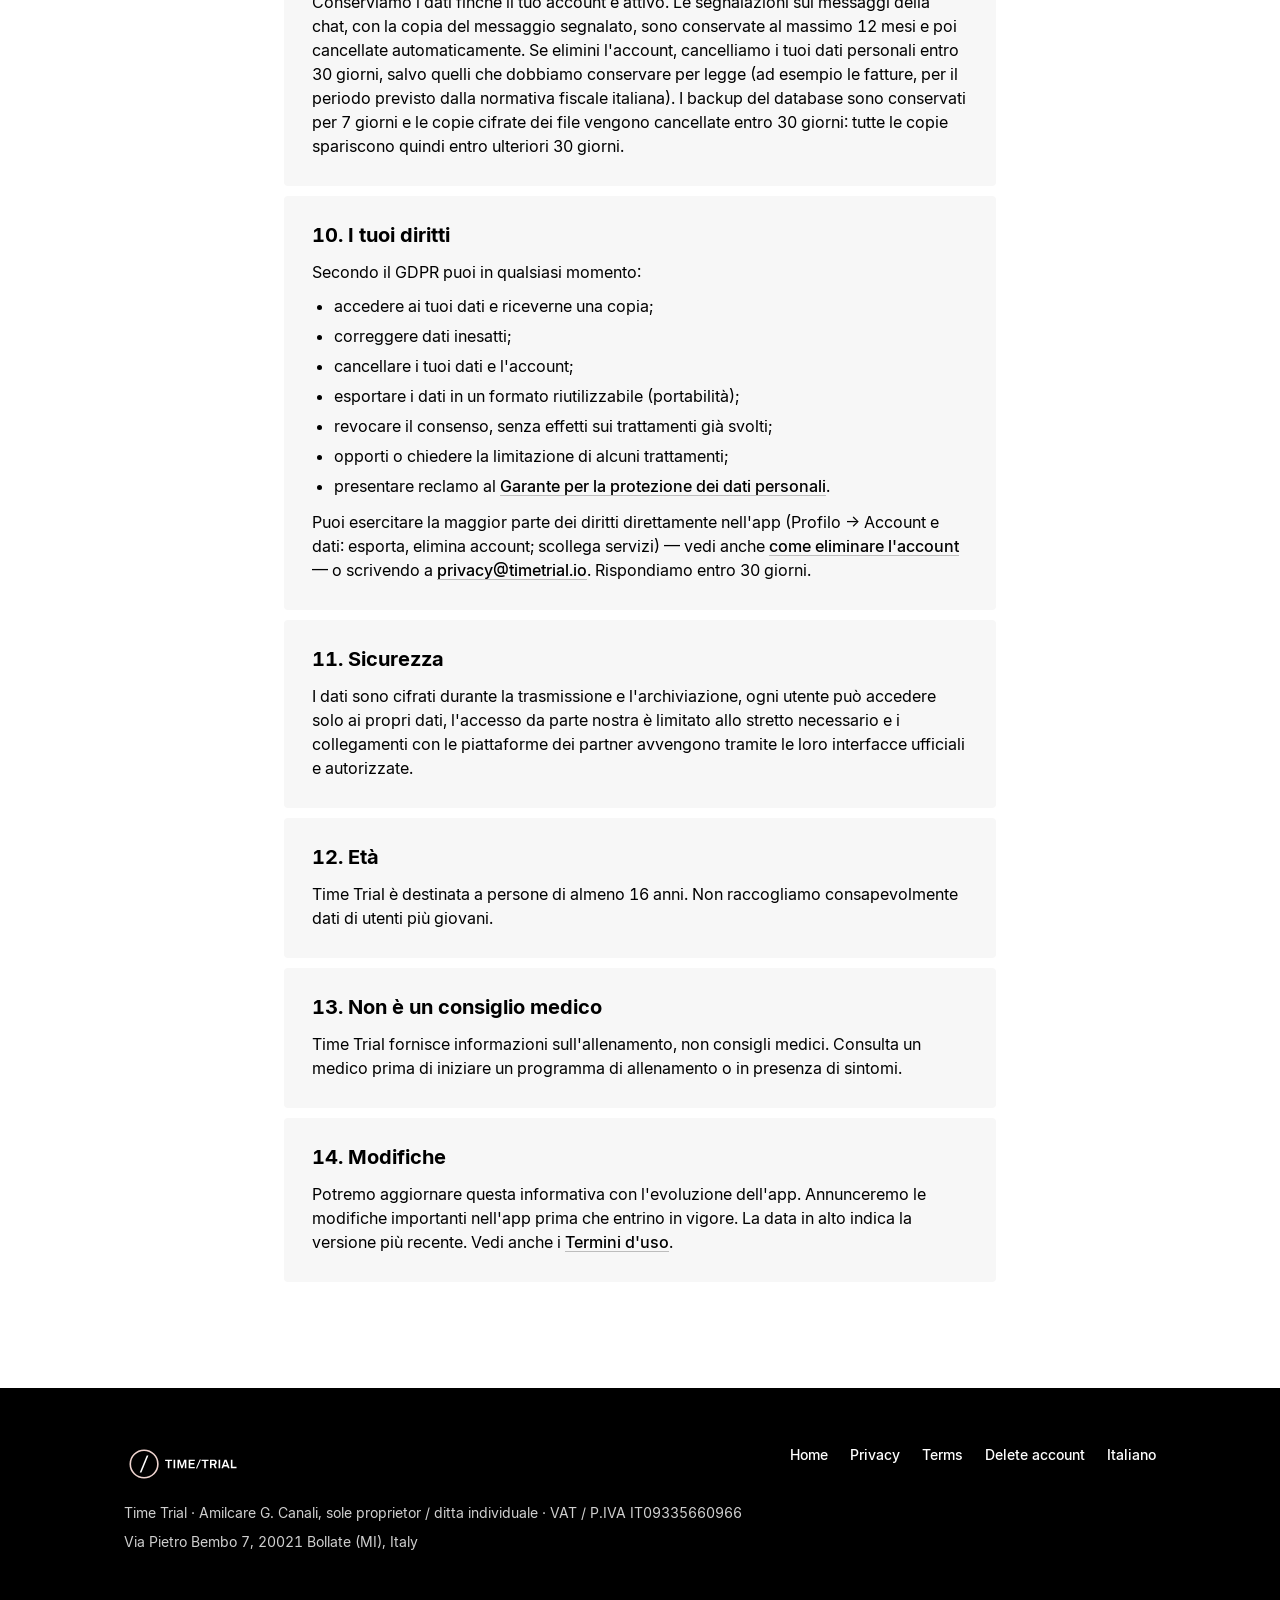
<file: privacy.html>
<!doctype html>
<html lang="en">
<head>
<meta charset="utf-8">
<meta name="viewport" content="width=device-width, initial-scale=1">
<title>Privacy Policy · Time Trial</title>
<meta name="theme-color" content="#FFFFFF">
<link rel="icon" href="favicon.ico?v=3" sizes="any">
<link rel="icon" href="icon.svg?v=3" type="image/svg+xml">
<link rel="apple-touch-icon" href="apple-touch-icon.png?v=3">
<link rel="stylesheet" href="style.css">
</head>
<body>
<div class="wrap narrow legal legal-body">
  <header class="top">
    <a class="brand" href="index.html" aria-label="Time Trial, home"><img src="img/logo-cipria.svg" alt="Time Trial" width="125" height="34"></a>
    <span class="spacer"></span>
    <span class="lang"><a class="circle" href="#en">EN</a><a class="circle" href="#it">IT</a></span>
  </header>

<!-- ============================ ENGLISH ============================ -->
<section id="en">
  <h1>Privacy Policy</h1>
  <p class="updated">Last updated: 14 November 2026</p>

  <div class="card">
    <p>This policy explains how Time Trial ("the app", "we") collects, uses and protects your personal data. Time Trial is a mobile and web application for endurance athletes and coaches, currently in development. We wrote it to be readable: if anything is unclear, contact us.</p>
  </div>

  <div class="card">
    <h2>1. Who is responsible for your data</h2>
    <p>The data controller is Amilcare G. Canali, sole proprietor, VAT number 09335660966, Via Pietro Bembo 7, 20021 Bollate (MI), Italy.</p>
    <p>Contact: <a href="mailto:privacy@timetrial.io">privacy@timetrial.io</a></p>
  </div>

  <div class="card">
    <h2>2. What data we collect</h2>
    <ul>
      <li><strong>Account data:</strong> name, email address, login method (Apple, Google or email), language, country and app preferences (for example the first day of your week).</li>
      <li><strong>Optional profile details:</strong> a profile photo you choose, and your gender (woman, man, non-binary, other with an optional self-description, or prefer not to say). Gender is used only to choose the formulas for physiological estimates; with non-binary, other or no answer we use average values. Both are visible only to you and to the coaches and athletes you are connected with, and you can change or remove them at any time.</li>
      <li><strong>Athlete profile:</strong> sports practised, thresholds and training zones with their dates (e.g. FTP, threshold pace, heart rate zones), goals and races, equipment.</li>
      <li><strong>Training data:</strong> planned and completed workouts, including structure, targets, time, distance, pace, speed, power, cadence, elevation and GPS route.</li>
      <li><strong>Health and wellness data:</strong> heart rate, heart rate variability (HRV), resting heart rate, sleep, body weight and body composition, perceived effort and how you feel. These are special categories of data under the GDPR and are processed only with your explicit consent.</li>
      <li><strong>Recovery sessions:</strong> physiotherapy, massage or mobility sessions you log, optionally with the name of the professional who treated you. This name is visible only to you and to a coach you connect with.</li>
      <li><strong>Skipped workouts and breaks:</strong> if you mark a workout as skipped you can choose a reason (for example fatigue, commitments, weather, travel, pain or illness) and add a note; you can also record periods of rest, travel, injury or illness. Reasons such as pain, injury or illness are health data and are treated as such.</li>
      <li><strong>Morning check-in (optional):</strong> how you feel each morning — sleep, energy, soreness, stress and mood on a 1–5 scale — and, if you wish, hours of sleep, pain (0–10) with where it hurts, and a note. These are health data: we ask for a separate explicit consent before the first check-in. The morning reminder is off unless you turn it on.</li>
      <li><strong>Lactate log (optional):</strong> blood lactate readings you enter (also lap by lap, with heart rate, pace or power), step tests and the first and second lactate thresholds (LT1 and LT2) estimated from them. These are health data: we ask for a separate explicit consent, different from the check-in consent.</li>
      <li><strong>Chat messages</strong> you exchange with your coach or athletes, and any reports you make about a message.</li>
      <li><strong>Notes and messages</strong> you write in the app or exchange with your coach.</li>
      <li><strong>Technical data:</strong> device type, operating system, app version and crash reports, used only to keep the app working.</li>
      <li><strong>Web app:</strong> in the browser we store only your login session (strictly necessary to keep you signed in; no tracking or advertising cookies).</li>
    </ul>
  </div>

  <div class="card">
    <h2>3. Where the data comes from</h2>
    <p>You enter some data directly. Other data comes from services you choose to connect, only after you authorise them, and only for the data types you allow:</p>
    <ul>
      <li>watches and bike computers: Garmin Connect, Polar, Suunto, COROS, Wahoo, Hammerhead;</li>
      <li>Apple Health and Apple Watch (HealthKit and WorkoutKit) on iPhone; Health Connect on Android;</li>
      <li>recovery and body data: WHOOP, Oura, Withings;</li>
      <li>indoor training and rowing: Zwift, Rouvy, MyWhoosh, Concept2 Logbook, FORM swim goggles;</li>
      <li>activity files you upload (FIT, TCX, GPX) and data archives you export yourself from other services (for example a Strava archive). We do not connect to the Strava API.</li>
    </ul>
    <p>Some of these connections are still being enabled with the partner and may not be available yet. You can disconnect any service at any time from the app settings; from then on we stop receiving new data from it.</p>
  </div>

  <div class="card">
    <h2>4. Why we use your data and on what legal basis</h2>
    <table>
      <tr><th>Purpose</th><th>Legal basis (GDPR)</th></tr>
      <tr><td>Providing the service: calendar, planned workouts, analysis, sync with your devices</td><td>Performance of the contract (art. 6.1.b)</td></tr>
      <tr><td>Processing health data to calculate training load and adapt your plan</td><td>Your explicit consent (art. 9.2.a), which you can withdraw at any time</td></tr>
      <tr><td>Morning check-in and lactate log</td><td>Your explicit consent (art. 9.2.a), a separate one for each, which you can withdraw at any time in the app: when you withdraw it, we delete your check-ins or your lactate readings and tests</td></tr>
      <tr><td>Sharing your data with a coach you connect with</td><td>Your consent (art. 6.1.a and 9.2.a)</td></tr>
      <tr><td>Chat between you and your coach or athletes, including notifications that someone wrote to you</td><td>Performance of the contract (art. 6.1.b)</td></tr>
      <tr><td>Handling reports about chat messages (keeping a copy of the reported message to review it)</td><td>Legitimate interest in keeping the service safe (art. 6.1.f)</td></tr>
      <tr><td>AI coach features (explanations, workouts from text, plan suggestions)</td><td>Your explicit consent, asked before the first use; the app works fully without them</td></tr>
      <tr><td>Reminders and alerts: a reminder the next morning when a planned workout has no outcome, alerts to your coach about new activities (one by one or as a summary at 8 pm), skipped workouts and breaks, and alerts when a coach–athlete connection is closed</td><td>Performance of the contract (art. 6.1.b); you choose which alerts you receive in Profile → Notifications</td></tr>
      <tr><td>Security, abuse prevention, fixing errors</td><td>Legitimate interest (art. 6.1.f)</td></tr>
      <tr><td>Subscriptions and invoices</td><td>Contract and legal obligations (art. 6.1.b and 6.1.c)</td></tr>
    </table>
  </div>

  <div class="card">
    <h2>5. What we never do</h2>
    <ul>
      <li>We never sell your data.</li>
      <li>We do not use your data for advertising or marketing profiling.</li>
      <li>We do not use your data to train AI models, and we require the same of our AI provider.</li>
      <li>We do not share your data with other users, except a coach you explicitly connect with.</li>
    </ul>
    <p><strong>Coaches.</strong> You connect a coach with an invite code and confirm what they will see: your profile, activities (including those from connected devices), notes, perceived effort, thresholds and zones, and the reasons for skipped workouts and the breaks you record (including injury or illness); they can also create and edit your planned workouts. If you use them, your coach also sees your morning check-ins (everything, only the green/yellow/red status, or nothing: you choose in Profile) and your lactate readings and tests (you can turn this off in Profile → Lactate); while you share them, your coach can also enter the values of a test for you (for example a lab test), which you see marked as entered by the coach and which becomes a threshold only if you choose so. You can also write to each other in the chat. Your coach is notified when you skip a workout, record a break or close the connection. A coach never sees your connections to partner services or your original files. You can disconnect a coach at any time in Profile → Your coaches: access ends immediately, and workouts the coach already created stay in your calendar.</p>
    <p><strong>Invitations by email.</strong> If you enter someone's email address to invite them as your coach or athlete, we send them a single email from no-reply@timetrial.io with your name and the invitation code. We do not store their address: we keep only a one-way fingerprint (hash) for up to 30 days, to prevent too many invitations to the same person. Please invite only people who expect to hear from you.</p>
    <p><strong>Chat.</strong> Each coach and athlete who are connected have a private conversation; a coach can also send the same message to a group of their athletes, which arrives as a separate message in each conversation. Only the two people in a conversation can read it. You can delete your own messages. You can report a message from the other person: we receive an email alert, without the text or the names, and we review the reported message, of which we keep a copy even if it is later deleted. To stop a conversation, disconnect the coach or athlete. Chat messages are never sent to AI features, and notifications only say who wrote to you, never the text.</p>
  </div>

  <div class="card">
    <h2>6. AI features</h2>
    <p>The AI coach is optional and is switched on only after you agree in the app; you can withdraw this consent at any time in the app settings. When you use it, we send only the data needed for that request. We never send to the AI provider:</p>
    <ul>
      <li>data received from Oura;</li>
      <li>the name of the professional in your recovery sessions;</li>
      <li>your morning check-ins, your lactate readings and tests, and your chat messages;</li>
      <li>your email address or other contact details.</li>
    </ul>
    <p>The AI provider is Anthropic (Claude API). AI requests may be processed in the United States; see section 7 for how transfers are protected. Data is not used to train models.</p>
  </div>

  <div class="card">
    <h2>7. Who processes data on our behalf</h2>
    <ul>
      <li><strong>Supabase</strong> — database, authentication and file storage. Your data is stored in the European Union.</li>
      <li><strong>Brevo</strong> (France) — sending the app's automatic emails (account confirmation, password reset, email change) and of the invitations you choose to send, plus our internal alert when a chat message is reported (which contains neither the text nor the names). It receives only the recipient's email address, the language of the message and the content of that email; never your training or health data. Data stored in the European Union.</li>
      <li><strong>Infomaniak</strong> (Infomaniak Network SA, Switzerland) — our mailboxes (support@, privacy@ and info@timetrial.io). If you write to us, your message, your email address and our reply are stored there. Switzerland is recognised by the European Commission as providing an adequate level of data protection. Infomaniak also keeps a safety copy of profile photos and original activity files (Infomaniak Object Storage, Switzerland): the files are encrypted before they leave our servers, so Infomaniak cannot read them, and the copy is deleted within 30 days after the file is deleted in the app.</li>
      <li><strong>Cloudflare</strong> (Cloudflare, Inc.) — domain name, and hosting of the web version of the app (the app's files only: your data is not stored at Cloudflare and travels directly between your browser and Supabase). Cloudflare processes technical connection data such as IP address and browser type to deliver and protect the pages; during testing, access to the web app is restricted with Cloudflare Access, which also receives the email address used to sign in.</li>
      <li><strong>OpenFreeMap</strong> (Hyperknot Software Kft., Hungary) — the background map under your activity routes. When you open a map, your device downloads map images directly from OpenFreeMap, which therefore receives the technical data of a normal web request (such as IP address and the map area requested); it never receives your route, account, training or health data. According to its privacy policy, OpenFreeMap does not keep IP addresses in its normal logs and deletes error logs, which may contain them, after 7 days. No account is needed.</li>
      <li><strong>Sentry</strong> (Functional Software, Inc.) — error reports, so we can fix crashes and bugs. A report contains only the type of error, the point in the app’s code where it happened and technical details such as phone model, operating system and app version; never your name, email, IP address, training or health data, or data from connected services. When a report arrives, Sentry derives from the connection only an approximate location (city and country) and then discards the IP address without storing it. Data stored in the European Union (Germany).</li>
      <li><strong>Apple</strong> (Apple Push Notification service) — only if you turn on notifications in the app: delivers notifications to your iPhone. Apple receives a code that identifies the app on your phone and the text of the notification, which only says who acted and what kind of alert it is (for example “Marco commented on your activity” or “Marco wrote to you”); never the text of chat messages, workout names, sport, training or health data, or the text of comments. You can turn notifications off at any time in Profile → Notifications or in your phone’s Settings. On Android, notifications will be delivered by Google (Firebase Cloud Messaging) with the same limits.</li>
      <li><strong>Anthropic</strong> — AI features only, as described in section 6.</li>
      <li><strong>Apple App Store, Google Play</strong> and a subscription management service — payments and subscriptions. They do not receive your training or health data.</li>
    </ul>
    <p>All processors are bound by data processing agreements. When a provider processes data outside the EU (for example in the United States), the transfer is protected by the EU Standard Contractual Clauses or the EU–US Data Privacy Framework.</p>
  </div>

  <div class="card">
    <h2>8. Rules for data from connected services</h2>
    <p>For every connected service we receive only the data types you authorise, use them only to provide the features described here, and do not pass them to third parties other than the processors in section 7 and a coach you connect with. When you disconnect a service or delete your account, we delete the data received from it. In addition:</p>
    <ul>
      <li><strong>Oura:</strong> data is shown and analysed in the app but never sent to AI features.</li>
      <li><strong>WHOOP:</strong> data is never used to train or improve any AI or machine-learning model.</li>
      <li><strong>Garmin:</strong> data is used only to show, analyse and plan your training and for the coach you connect with. It is processed only by our hosting provider (Supabase, EU) and is <strong>not sent to AI features</strong>; if this changes, it will happen only with Garmin's written approval, after we update this policy and only with your explicit consent. Garmin data and anything derived from it are never sold and never used to train, evaluate or improve AI models. You can disconnect Garmin at any time from the app or from Garmin Connect.</li>
      <li><strong>Polar, Suunto, COROS, Wahoo, Hammerhead, Withings, Concept2, Zwift, Rouvy, MyWhoosh, FORM:</strong> used under each partner's API terms, only for your own account and your coach.</li>
      <li><strong>Strava:</strong> only files from an archive you export and upload yourself.</li>
    </ul>
  </div>

  <div class="card">
    <h2>9. How long we keep data</h2>
    <p>We keep your data while your account is active. Reports about chat messages, with the copy of the reported message, are kept for up to 12 months and then deleted automatically. If you delete your account, we delete your personal data within 30 days, except data we must keep by law (for example invoices, for the period required by Italian tax law). Database backups are kept for 7 days and encrypted file copies are deleted within 30 days, so all copies are gone within a further 30 days.</p>
  </div>

  <div class="card">
    <h2>10. Your rights</h2>
    <p>Under the GDPR you can at any time:</p>
    <ul>
      <li>access your data and receive a copy;</li>
      <li>correct inaccurate data;</li>
      <li>delete your data and your account;</li>
      <li>export your data in a reusable format (portability);</li>
      <li>withdraw your consent, without affecting processing done before;</li>
      <li>object to or restrict certain processing;</li>
      <li>lodge a complaint with a supervisory authority — in Italy, the <a href="https://www.garanteprivacy.it">Garante per la protezione dei dati personali</a>.</li>
    </ul>
    <p>You can exercise most rights directly in the app (Profile → Account and data: export, delete account; disconnect services) — see also <a href="delete-account.html">how to delete your account</a> — or by writing to <a href="mailto:privacy@timetrial.io">privacy@timetrial.io</a>. We reply within 30 days.</p>
  </div>

  <div class="card">
    <h2>11. Security</h2>
    <p>Data is encrypted in transit and at rest, each user can access only their own records, access by our staff is limited to what is strictly necessary, and connections to partner platforms use their official, authorised interfaces.</p>
  </div>

  <div class="card">
    <h2>12. Age</h2>
    <p>Time Trial is intended for people aged 16 or over. We do not knowingly collect data from younger users.</p>
  </div>

  <div class="card">
    <h2>13. Not medical advice</h2>
    <p>Time Trial provides training information, not medical advice. Consult a doctor before starting a training programme or if you have symptoms.</p>
  </div>

  <div class="card">
    <h2>14. Changes</h2>
    <p>We may update this policy as the app evolves. We will announce significant changes in the app before they take effect. The date at the top shows the latest version. See also our <a href="terms.html">Terms of Use</a>.</p>
  </div>
</section>

<!-- ============================ ITALIANO ============================ -->
<section id="it" lang="it">
  <h1>Informativa sulla privacy</h1>
  <p class="updated">Ultimo aggiornamento: 14 novembre 2026</p>

  <div class="card">
    <p>Questa informativa spiega come Time Trial ("l'app", "noi") raccoglie, usa e protegge i tuoi dati personali. Time Trial è un'applicazione mobile e web per atleti di endurance e coach, attualmente in sviluppo. L'abbiamo scritta per essere leggibile: se qualcosa non è chiaro, contattaci.</p>
  </div>

  <div class="card">
    <h2>1. Chi è responsabile dei tuoi dati</h2>
    <p>Il titolare del trattamento è Amilcare G. Canali, ditta individuale, P.IVA 09335660966, Via Pietro Bembo 7, 20021 Bollate (MI), Italia.</p>
    <p>Contatto: <a href="mailto:privacy@timetrial.io">privacy@timetrial.io</a></p>
  </div>

  <div class="card">
    <h2>2. Quali dati raccogliamo</h2>
    <ul>
      <li><strong>Dati dell'account:</strong> nome, email, metodo di accesso (Apple, Google o email), lingua, paese e preferenze dell'app (ad esempio il giorno di inizio della settimana).</li>
      <li><strong>Dati facoltativi del profilo:</strong> una foto scelta da te e il genere (donna, uomo, non binario, altro con una descrizione facoltativa, oppure preferisco non specificarlo). Il genere serve solo a scegliere le formule delle stime fisiologiche; con non binario, altro o senza risposta usiamo valori medi. Entrambi sono visibili solo a te e ai coach e agli atleti a cui sei collegato, e puoi cambiarli o toglierli in qualsiasi momento.</li>
      <li><strong>Profilo atleta:</strong> sport praticati, soglie e zone di allenamento con le loro date (es. FTP, passo soglia, zone di frequenza cardiaca), obiettivi e gare, attrezzatura.</li>
      <li><strong>Dati di allenamento:</strong> allenamenti pianificati e svolti, con struttura, obiettivi, tempo, distanza, passo, velocità, potenza, cadenza, dislivello e percorso GPS.</li>
      <li><strong>Dati sanitari e di benessere:</strong> frequenza cardiaca, variabilità della frequenza cardiaca (HRV), frequenza a riposo, sonno, peso e composizione corporea, sforzo percepito e sensazioni. Sono categorie particolari di dati secondo il GDPR e li trattiamo solo con il tuo consenso esplicito.</li>
      <li><strong>Sedute di recupero:</strong> fisioterapia, massaggio o mobilità che registri, con il nome del professionista se scegli di inserirlo. Il nome è visibile solo a te e al coach a cui ti colleghi.</li>
      <li><strong>Allenamenti saltati e pause:</strong> se segni un allenamento come saltato puoi scegliere un motivo (ad esempio stanchezza, impegni, meteo, viaggio, dolore o malattia) e aggiungere una nota; puoi anche segnare periodi di pausa, viaggio, infortunio o malattia. Motivi come dolore, infortunio o malattia sono dati sanitari e li trattiamo come tali.</li>
      <li><strong>Check-in del mattino (facoltativo):</strong> come ti senti ogni mattina — sonno, energia, indolenzimento, stress e umore su una scala da 1 a 5 — e, se vuoi, le ore di sonno, il dolore (da 0 a 10) con la zona e una nota. Sono dati relativi alla salute: prima del primo check-in ti chiediamo un consenso esplicito e separato. Il promemoria del mattino è spento finché non lo accendi tu.</li>
      <li><strong>Diario del lattato (facoltativo):</strong> le misure del lattato nel sangue che inserisci (anche giro per giro, con frequenza cardiaca, passo o potenza), i test a gradini e la prima e la seconda soglia (LT1 e LT2) stimate dai test. Sono dati relativi alla salute: ti chiediamo un consenso esplicito e separato, diverso da quello del check-in.</li>
      <li><strong>Messaggi della chat</strong> che scambi con il tuo coach o con i tuoi atleti, e le eventuali segnalazioni che fai su un messaggio.</li>
      <li><strong>Note e messaggi</strong> che scrivi nell'app o scambi con il tuo coach.</li>
      <li><strong>Dati tecnici:</strong> tipo di dispositivo, sistema operativo, versione dell'app e rapporti di errore, usati solo per far funzionare l'app.</li>
      <li><strong>Versione web:</strong> nel browser salviamo solo la tua sessione di accesso (strettamente necessaria per restare collegato; niente cookie di tracciamento o pubblicità).</li>
    </ul>
  </div>

  <div class="card">
    <h2>3. Da dove arrivano i dati</h2>
    <p>Alcuni dati li inserisci tu. Altri arrivano dai servizi che scegli di collegare, solo dopo che li hai autorizzati e solo per i tipi di dati che consenti:</p>
    <ul>
      <li>orologi e ciclocomputer: Garmin Connect, Polar, Suunto, COROS, Wahoo, Hammerhead;</li>
      <li>Apple Salute e Apple Watch (HealthKit e WorkoutKit) su iPhone; Health Connect su Android;</li>
      <li>recupero e dati corporei: WHOOP, Oura, Withings;</li>
      <li>allenamento indoor e remo: Zwift, Rouvy, MyWhoosh, Concept2 Logbook, occhialini FORM;</li>
      <li>file di attività che carichi (FIT, TCX, GPX) e archivi di dati che esporti tu da altri servizi (ad esempio l'archivio Strava). Non ci colleghiamo alle API di Strava.</li>
    </ul>
    <p>Alcuni di questi collegamenti sono ancora in attivazione con il partner e potrebbero non essere ancora disponibili. Puoi scollegare qualsiasi servizio in ogni momento dalle impostazioni dell'app; da quel momento smettiamo di ricevere nuovi dati da quel servizio.</p>
  </div>

  <div class="card">
    <h2>4. Perché usiamo i tuoi dati e su quale base giuridica</h2>
    <table>
      <tr><th>Finalità</th><th>Base giuridica (GDPR)</th></tr>
      <tr><td>Fornire il servizio: calendario, allenamenti pianificati, analisi, sincronizzazione con i dispositivi</td><td>Esecuzione del contratto (art. 6.1.b)</td></tr>
      <tr><td>Trattare i dati sanitari per calcolare il carico e adattare il piano</td><td>Tuo consenso esplicito (art. 9.2.a), revocabile in qualsiasi momento</td></tr>
      <tr><td>Check-in del mattino e diario del lattato</td><td>Tuo consenso esplicito (art. 9.2.a), separato per ciascuno, che puoi ritirare in qualsiasi momento nell'app: quando lo ritiri cancelliamo i tuoi check-in oppure le misure e i test del lattato</td></tr>
      <tr><td>Condividere i dati con un coach a cui ti colleghi</td><td>Tuo consenso (art. 6.1.a e 9.2.a)</td></tr>
      <tr><td>Chat tra te e il tuo coach o i tuoi atleti, comprese le notifiche che qualcuno ti ha scritto</td><td>Esecuzione del contratto (art. 6.1.b)</td></tr>
      <tr><td>Gestire le segnalazioni sui messaggi della chat (conservando una copia del messaggio segnalato per esaminarlo)</td><td>Legittimo interesse a mantenere sicuro il servizio (art. 6.1.f)</td></tr>
      <tr><td>Funzioni del coach AI (spiegazioni, allenamenti da testo, proposte sul piano)</td><td>Tuo consenso esplicito, chiesto prima del primo uso; l'app funziona completamente anche senza</td></tr>
      <tr><td>Promemoria e avvisi: un promemoria la mattina dopo quando un allenamento pianificato non ha un esito, avvisi al tuo coach su attività nuove (una per una o con un riepilogo alle 20), allenamenti saltati e pause, e avvisi quando un collegamento tra coach e atleta viene chiuso</td><td>Esecuzione del contratto (art. 6.1.b); scegli tu quali avvisi ricevere in Profilo → Notifiche</td></tr>
      <tr><td>Sicurezza, prevenzione di abusi, correzione di errori</td><td>Legittimo interesse (art. 6.1.f)</td></tr>
      <tr><td>Abbonamenti e fatture</td><td>Contratto e obblighi di legge (art. 6.1.b e 6.1.c)</td></tr>
    </table>
  </div>

  <div class="card">
    <h2>5. Cosa non facciamo mai</h2>
    <ul>
      <li>Non vendiamo i tuoi dati.</li>
      <li>Non usiamo i tuoi dati per pubblicità o profilazione commerciale.</li>
      <li>Non usiamo i tuoi dati per addestrare modelli di AI, e chiediamo lo stesso al nostro fornitore di AI.</li>
      <li>Non condividiamo i tuoi dati con altri utenti, salvo il coach a cui ti colleghi esplicitamente.</li>
    </ul>
    <p><strong>Coach.</strong> Ti colleghi a un coach con un codice d'invito e confermi cosa vedrà: profilo, attività (anche quelle dai dispositivi collegati), note, fatica percepita, soglie e zone, e i motivi degli allenamenti saltati e le pause che segni (compresi infortunio o malattia); potrà anche creare e modificare i tuoi allenamenti pianificati. Se li usi, il coach vede anche i tuoi check-in del mattino (tutto, solo il semaforo verde/giallo/rosso o niente: lo scegli tu nel Profilo) e le misure e i test del lattato (puoi spegnerlo in Profilo → Lattato); finché li condividi, il coach può anche inserire per te i valori di un test (per esempio un test di laboratorio), che vedi segnato come inserito dal coach e che diventa una soglia solo se lo scegli tu. Potete anche scrivervi nella chat. Il coach riceve un avviso quando salti un allenamento, segni una pausa o chiudi il collegamento. Il coach non vede mai i tuoi collegamenti ai servizi dei partner né i file originali. Puoi scollegarlo in qualsiasi momento da Profilo → I tuoi coach: l'accesso finisce subito e gli allenamenti già creati restano nel tuo calendario.</p>
    <p><strong>Inviti per email.</strong> Se inserisci l'indirizzo email di una persona per invitarla come tuo coach o atleta, le mandiamo una sola email da no-reply@timetrial.io con il tuo nome e il codice d'invito. Non salviamo il suo indirizzo: conserviamo solo un'impronta non reversibile (hash) per al massimo 30 giorni, per evitare troppi inviti alla stessa persona. Invita solo persone che si aspettano di sentirti.</p>
    <p><strong>Chat.</strong> Ogni coach e atleta collegati hanno una conversazione privata; un coach può anche mandare lo stesso messaggio a un gruppo di suoi atleti, che arriva come messaggio separato in ogni conversazione. Solo le due persone della conversazione possono leggerla. Puoi cancellare i tuoi messaggi. Puoi segnalare un messaggio dell'altra persona: riceviamo un avviso per email, senza il testo né i nomi, ed esaminiamo il messaggio segnalato, di cui conserviamo una copia anche se poi viene cancellato. Per interrompere una conversazione, scollega il coach o l'atleta. I messaggi della chat non vengono mai inviati alle funzioni di AI e le notifiche dicono solo chi ti ha scritto, mai il testo.</p>
  </div>

  <div class="card">
    <h2>6. Funzioni di AI</h2>
    <p>Il coach AI è facoltativo e si attiva solo dopo il tuo consenso nell'app; puoi revocarlo in qualsiasi momento dalle impostazioni. Quando lo usi, inviamo solo i dati necessari a quella richiesta. Non inviamo mai al fornitore di AI:</p>
    <ul>
      <li>i dati ricevuti da Oura;</li>
      <li>il nome del professionista delle sedute di recupero;</li>
      <li>i tuoi check-in del mattino, le misure e i test del lattato e i messaggi della chat;</li>
      <li>la tua email o altri dati di contatto.</li>
    </ul>
    <p>Il fornitore di AI è Anthropic (Claude API). Le richieste di AI possono essere elaborate negli Stati Uniti; la sezione 7 spiega come è tutelato il trasferimento. I dati non vengono usati per addestrare modelli.</p>
  </div>

  <div class="card">
    <h2>7. Chi tratta i dati per nostro conto</h2>
    <ul>
      <li><strong>Supabase</strong> — database, autenticazione e archiviazione file. I tuoi dati sono conservati nell'Unione Europea.</li>
      <li><strong>Brevo</strong> (Francia) — invio delle email automatiche dell'app (conferma dell'account, reimpostazione della password, cambio email) e degli inviti che scegli di mandare, oltre al nostro avviso interno quando un messaggio della chat viene segnalato (che non contiene né il testo né i nomi). Riceve solo l'indirizzo email del destinatario, la lingua del messaggio e il contenuto di quell'email; mai i tuoi dati di allenamento o di salute. Dati conservati nell'Unione Europea.</li>
      <li><strong>Infomaniak</strong> (Infomaniak Network SA, Svizzera) — le nostre caselle email (support@, privacy@ e info@timetrial.io). Se ci scrivi, il tuo messaggio, il tuo indirizzo email e la nostra risposta sono conservati lì. La Svizzera è riconosciuta dalla Commissione Europea come paese con un livello adeguato di protezione dei dati. Infomaniak conserva anche una copia di sicurezza delle foto del profilo e dei file originali delle attività (Infomaniak Object Storage, Svizzera): i file vengono cifrati prima di lasciare i nostri server, quindi Infomaniak non può leggerli, e la copia viene cancellata entro 30 giorni dalla cancellazione del file nell'app.</li>
      <li><strong>Cloudflare</strong> (Cloudflare, Inc.) — nome a dominio e pubblicazione della versione web dell'app (solo i file dell'app: i tuoi dati non sono conservati presso Cloudflare e viaggiano direttamente tra il tuo browser e Supabase). Cloudflare tratta dati tecnici di connessione come indirizzo IP e tipo di browser per consegnare e proteggere le pagine; durante la fase di prova l'accesso alla versione web è limitato con Cloudflare Access, che riceve anche l'email usata per entrare.</li>
      <li><strong>OpenFreeMap</strong> (Hyperknot Software Kft., Ungheria) — la mappa di sfondo sotto i percorsi delle attività. Quando apri una mappa, il tuo dispositivo scarica le immagini della mappa direttamente da OpenFreeMap, che riceve quindi i dati tecnici di una normale richiesta web (come indirizzo IP e zona della mappa richiesta); non riceve mai il tuo percorso, i dati dell'account, di allenamento o di salute. Secondo la sua informativa, OpenFreeMap non conserva gli indirizzi IP nei registri ordinari e cancella dopo 7 giorni i registri degli errori, che possono contenerli. Non serve alcun account.</li>
      <li><strong>Sentry</strong> (Functional Software, Inc.) — segnalazioni degli errori, per correggere blocchi e malfunzionamenti. Una segnalazione contiene solo il tipo di errore, il punto del codice dell’app in cui è avvenuto e dati tecnici come modello del telefono, sistema operativo e versione dell’app; mai il tuo nome, la tua email, l’indirizzo IP, dati di allenamento o di salute, o dati dei servizi collegati. Quando una segnalazione arriva, Sentry ricava dal collegamento solo una posizione approssimativa (città e paese) e poi scarta l’indirizzo IP senza conservarlo. Dati conservati nell’Unione Europea (Germania).</li>
      <li><strong>Apple</strong> (servizio di notifiche push di Apple) — solo se accendi le notifiche nell'app: consegna le notifiche al tuo iPhone. Apple riceve un codice che identifica l'app sul tuo telefono e il testo della notifica, che dice solo chi ha agito e che tipo di avviso è (per esempio “Marco ha commentato la tua attività” o “Marco ti ha scritto”); mai il testo dei messaggi della chat, nomi degli allenamenti, sport, dati di allenamento o di salute, o il testo dei commenti. Puoi spegnere le notifiche in qualsiasi momento da Profilo → Notifiche o dalle Impostazioni del telefono. Su Android le notifiche saranno consegnate da Google (Firebase Cloud Messaging) con gli stessi limiti.</li>
      <li><strong>Anthropic</strong> — solo per le funzioni di AI, come descritto nella sezione 6.</li>
      <li><strong>Apple App Store, Google Play</strong> e un servizio di gestione abbonamenti — per pagamenti e abbonamenti. Non ricevono i tuoi dati di allenamento o di salute.</li>
    </ul>
    <p>Tutti i fornitori sono vincolati da accordi sul trattamento dei dati. Quando un fornitore tratta dati fuori dall'UE (ad esempio negli Stati Uniti), il trasferimento è tutelato dalle Clausole Contrattuali Standard UE o dal Data Privacy Framework UE–USA.</p>
  </div>

  <div class="card">
    <h2>8. Regole per i dati dei servizi collegati</h2>
    <p>Per ogni servizio collegato riceviamo solo i tipi di dati che autorizzi, li usiamo solo per le funzioni descritte qui e non li passiamo a terzi, salvo i fornitori della sezione 7 e il coach a cui ti colleghi. Quando scolleghi un servizio o elimini l'account, cancelliamo i dati ricevuti da quel servizio. Inoltre:</p>
    <ul>
      <li><strong>Oura:</strong> i dati sono mostrati e analizzati nell'app ma non vengono mai inviati alle funzioni di AI.</li>
      <li><strong>WHOOP:</strong> i dati non vengono mai usati per addestrare o migliorare modelli di AI o di machine learning.</li>
      <li><strong>Garmin:</strong> i dati sono usati solo per mostrare, analizzare e pianificare il tuo allenamento e per il coach a cui ti colleghi. Li tratta solo il nostro fornitore di hosting (Supabase, UE) e <strong>non vengono inviati alle funzioni di AI</strong>; se questo cambierà, accadrà solo con l'approvazione scritta di Garmin, dopo aver aggiornato questa informativa e solo con il tuo consenso esplicito. I dati Garmin e quanto ne deriva non vengono mai venduti né usati per addestrare, valutare o migliorare modelli di AI. Puoi scollegare Garmin in qualsiasi momento dall'app o da Garmin Connect.</li>
      <li><strong>Polar, Suunto, COROS, Wahoo, Hammerhead, Withings, Concept2, Zwift, Rouvy, MyWhoosh, FORM:</strong> usati secondo i termini API di ciascun partner, solo per il tuo account e per il tuo coach.</li>
      <li><strong>Strava:</strong> solo i file di un archivio che esporti e carichi tu.</li>
    </ul>
  </div>

  <div class="card">
    <h2>9. Per quanto tempo conserviamo i dati</h2>
    <p>Conserviamo i dati finché il tuo account è attivo. Le segnalazioni sui messaggi della chat, con la copia del messaggio segnalato, sono conservate al massimo 12 mesi e poi cancellate automaticamente. Se elimini l'account, cancelliamo i tuoi dati personali entro 30 giorni, salvo quelli che dobbiamo conservare per legge (ad esempio le fatture, per il periodo previsto dalla normativa fiscale italiana). I backup del database sono conservati per 7 giorni e le copie cifrate dei file vengono cancellate entro 30 giorni: tutte le copie spariscono quindi entro ulteriori 30 giorni.</p>
  </div>

  <div class="card">
    <h2>10. I tuoi diritti</h2>
    <p>Secondo il GDPR puoi in qualsiasi momento:</p>
    <ul>
      <li>accedere ai tuoi dati e riceverne una copia;</li>
      <li>correggere dati inesatti;</li>
      <li>cancellare i tuoi dati e l'account;</li>
      <li>esportare i dati in un formato riutilizzabile (portabilità);</li>
      <li>revocare il consenso, senza effetti sui trattamenti già svolti;</li>
      <li>opporti o chiedere la limitazione di alcuni trattamenti;</li>
      <li>presentare reclamo al <a href="https://www.garanteprivacy.it">Garante per la protezione dei dati personali</a>.</li>
    </ul>
    <p>Puoi esercitare la maggior parte dei diritti direttamente nell'app (Profilo → Account e dati: esporta, elimina account; scollega servizi) — vedi anche <a href="delete-account.html#it">come eliminare l'account</a> — o scrivendo a <a href="mailto:privacy@timetrial.io">privacy@timetrial.io</a>. Rispondiamo entro 30 giorni.</p>
  </div>

  <div class="card">
    <h2>11. Sicurezza</h2>
    <p>I dati sono cifrati durante la trasmissione e l'archiviazione, ogni utente può accedere solo ai propri dati, l'accesso da parte nostra è limitato allo stretto necessario e i collegamenti con le piattaforme dei partner avvengono tramite le loro interfacce ufficiali e autorizzate.</p>
  </div>

  <div class="card">
    <h2>12. Età</h2>
    <p>Time Trial è destinata a persone di almeno 16 anni. Non raccogliamo consapevolmente dati di utenti più giovani.</p>
  </div>

  <div class="card">
    <h2>13. Non è un consiglio medico</h2>
    <p>Time Trial fornisce informazioni sull'allenamento, non consigli medici. Consulta un medico prima di iniziare un programma di allenamento o in presenza di sintomi.</p>
  </div>

  <div class="card">
    <h2>14. Modifiche</h2>
    <p>Potremo aggiornare questa informativa con l'evoluzione dell'app. Annunceremo le modifiche importanti nell'app prima che entrino in vigore. La data in alto indica la versione più recente. Vedi anche i <a href="terms.html#it">Termini d'uso</a>.</p>
  </div>
</section>

</div>
<footer class="site">
  <div class="wrap">
    <div>
      <img src="img/logo-cipria-negativo.svg" alt="Time Trial" width="110" height="30">
      <p>Time Trial · Amilcare G. Canali, sole proprietor / ditta individuale · VAT / P.IVA IT09335660966</p>
      <p>Via Pietro Bembo 7, 20021 Bollate (MI), Italy</p>
    </div>
    <nav aria-label="Legal">
      <a href="index.html">Home</a>
      <a href="privacy.html">Privacy</a>
      <a href="terms.html">Terms</a>
      <a href="delete-account.html">Delete account</a>
      <a href="it.html" hreflang="it" lang="it">Italiano</a>
    </nav>
  </div>
</footer>
</body>
</html>
</file>
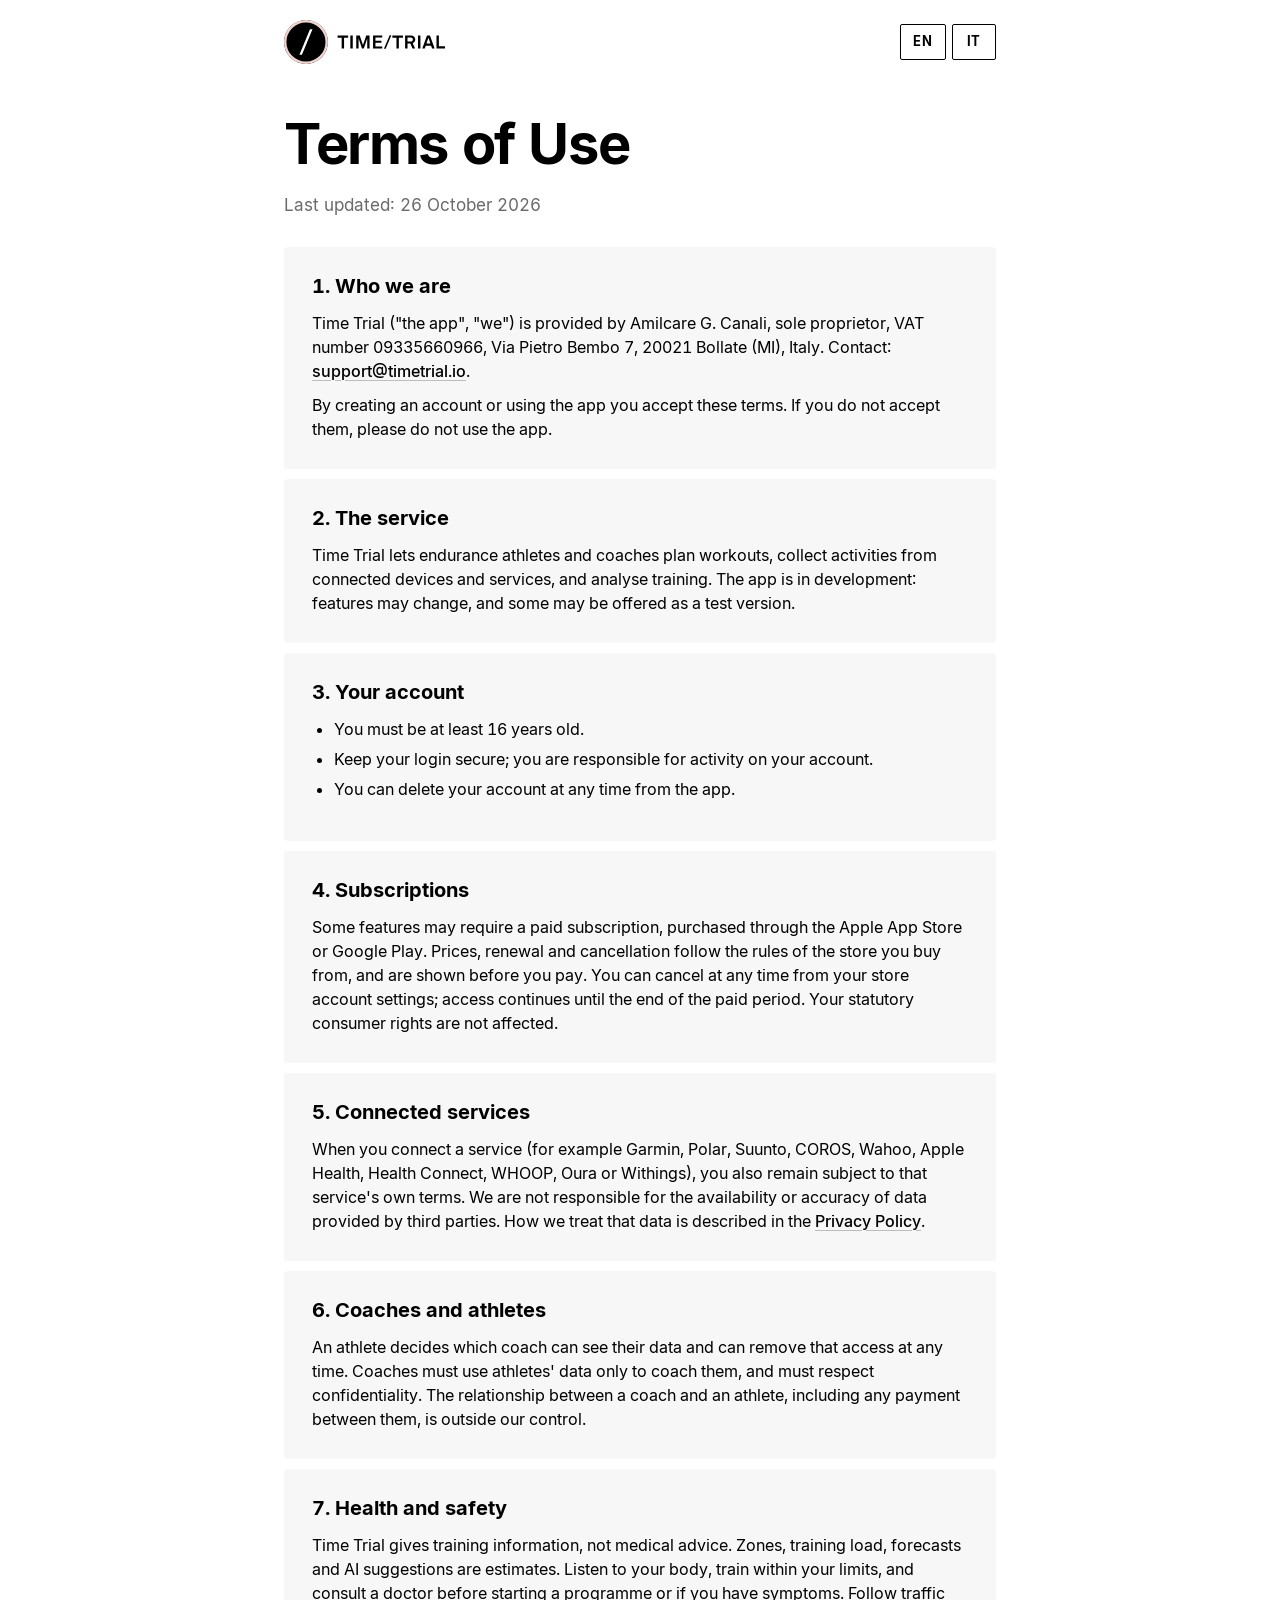
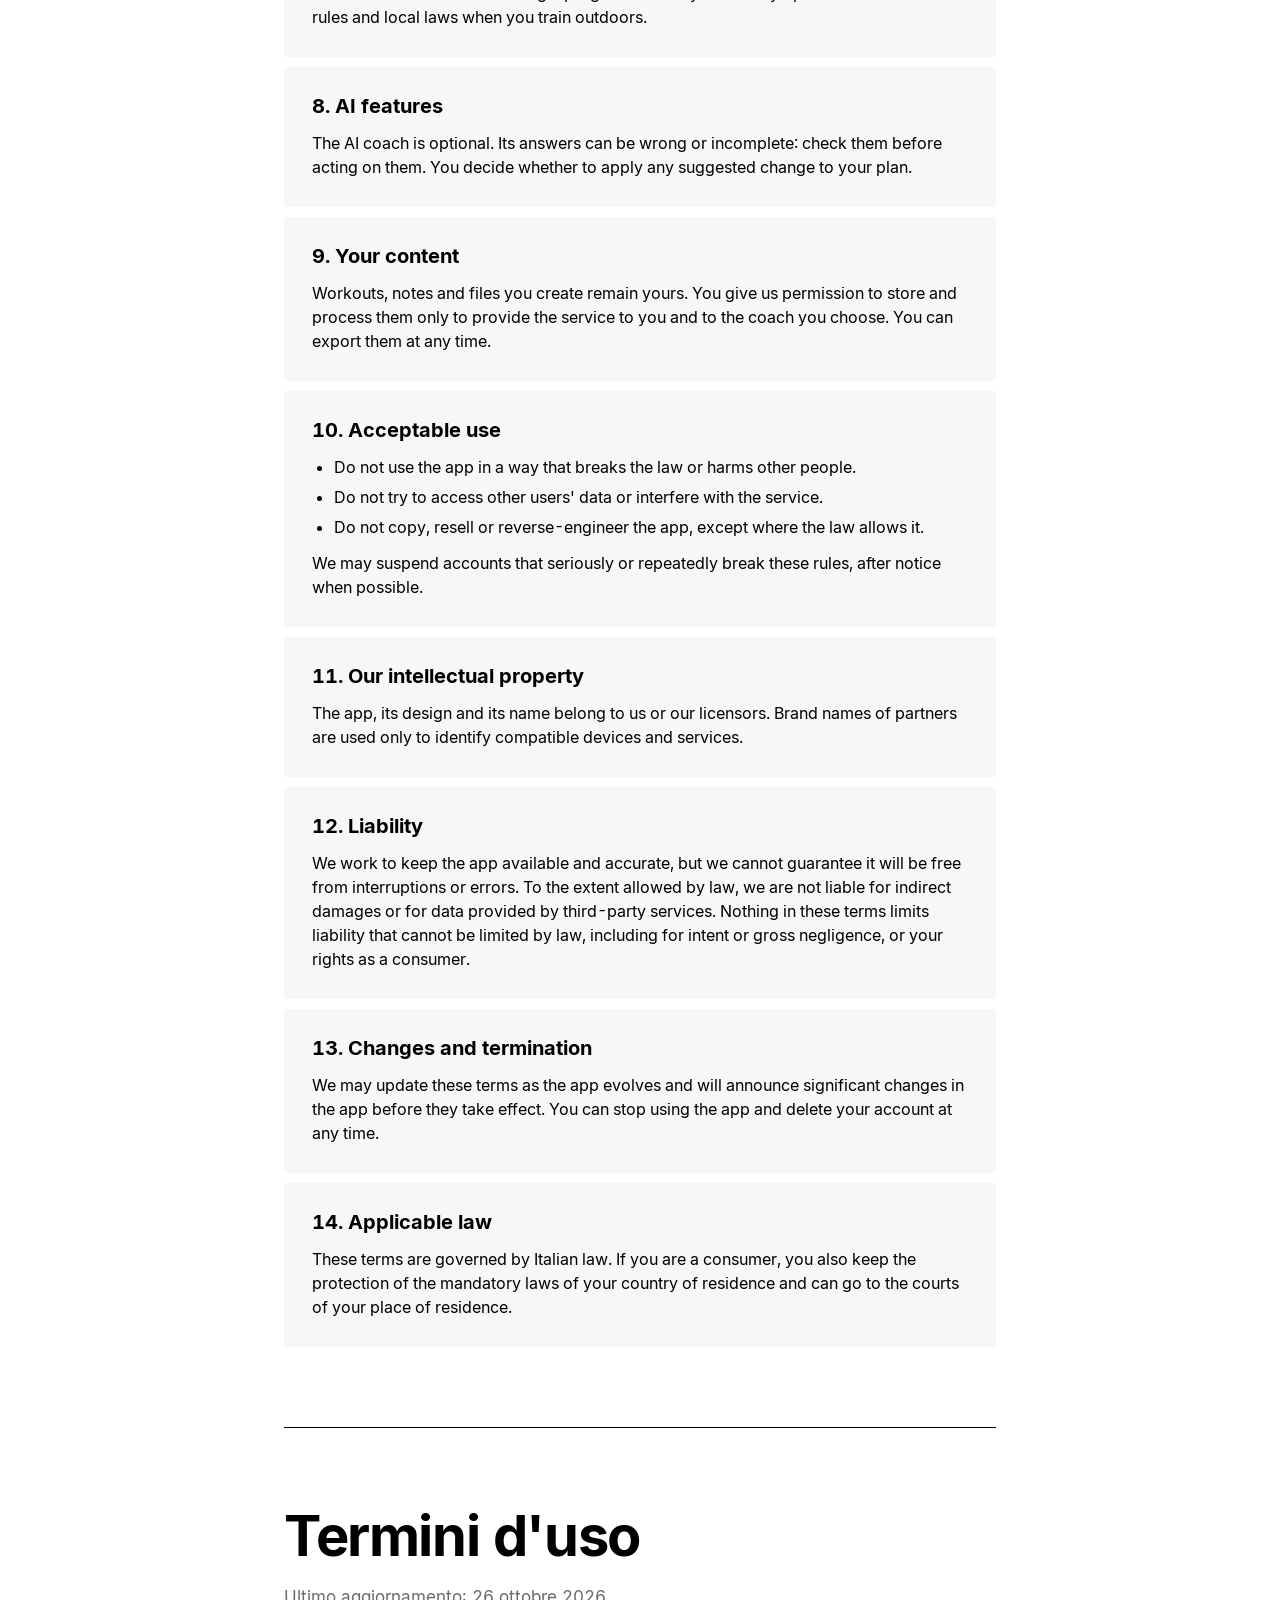
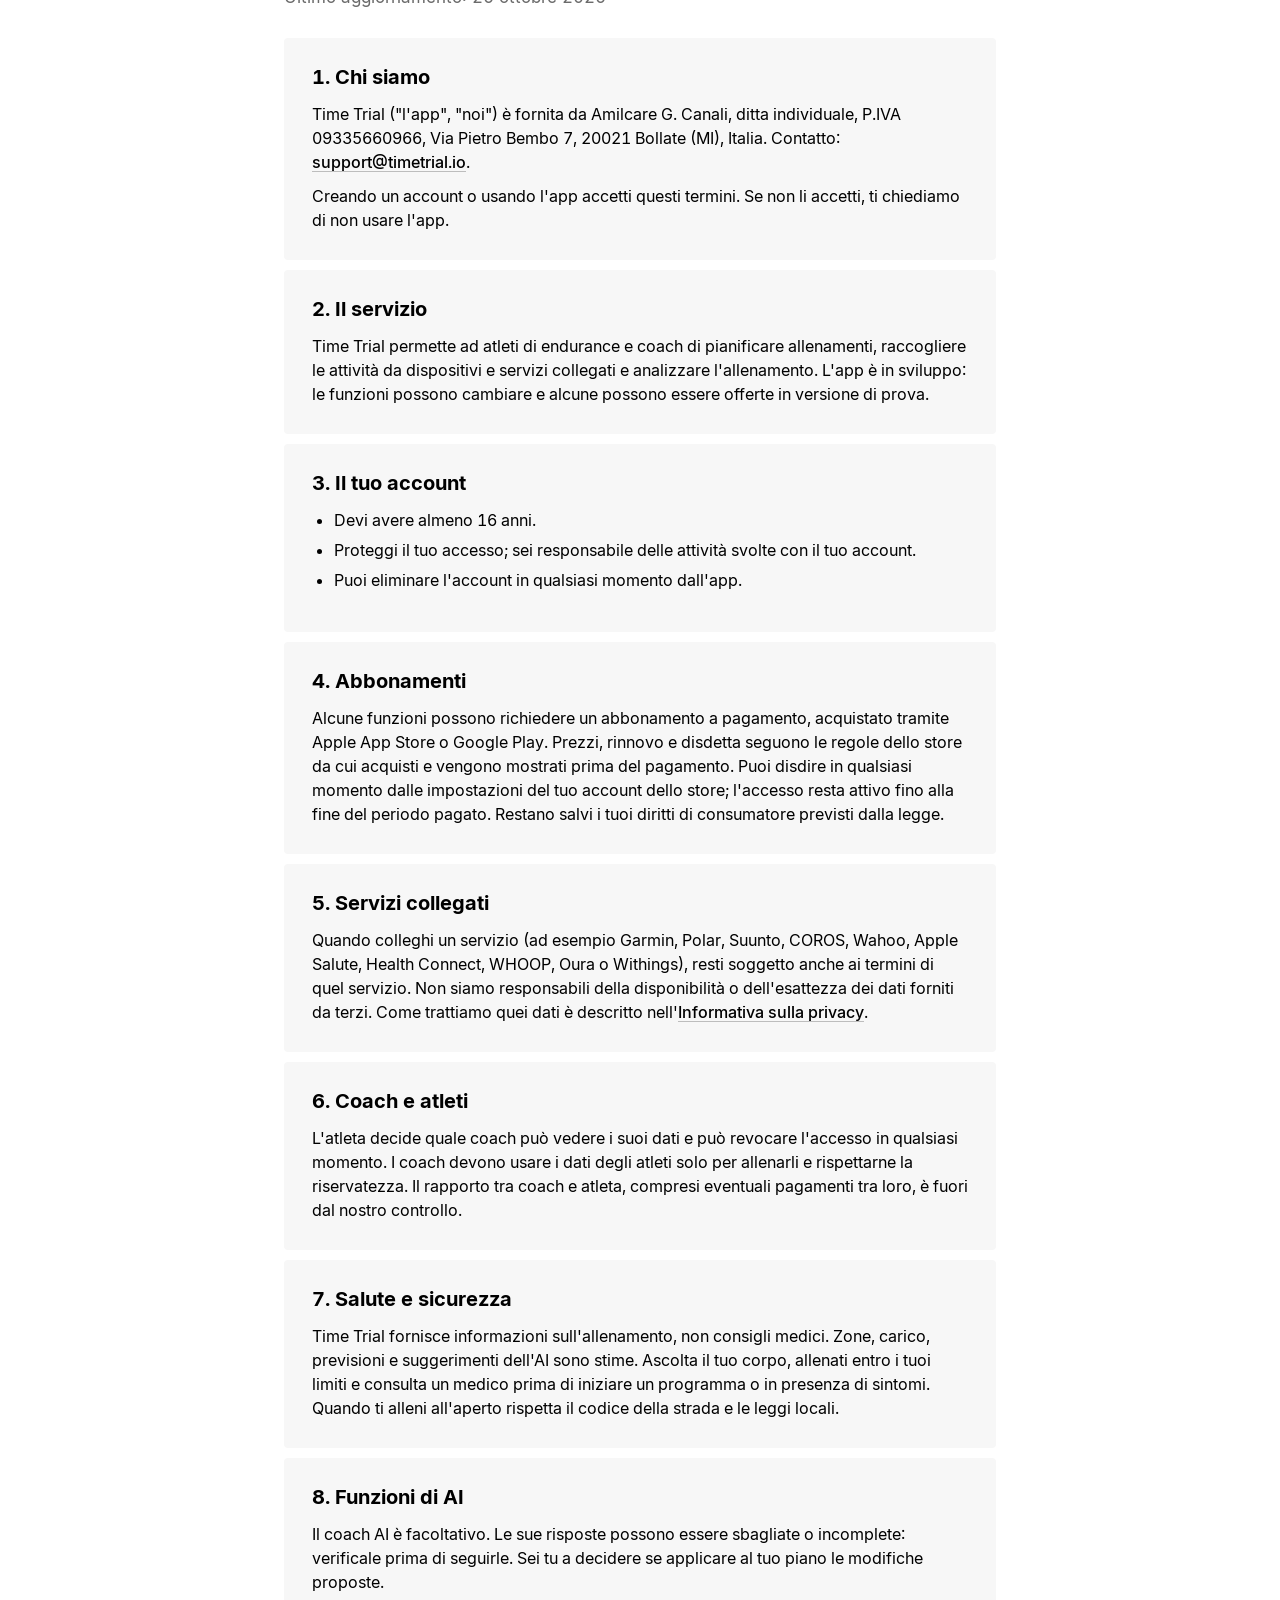
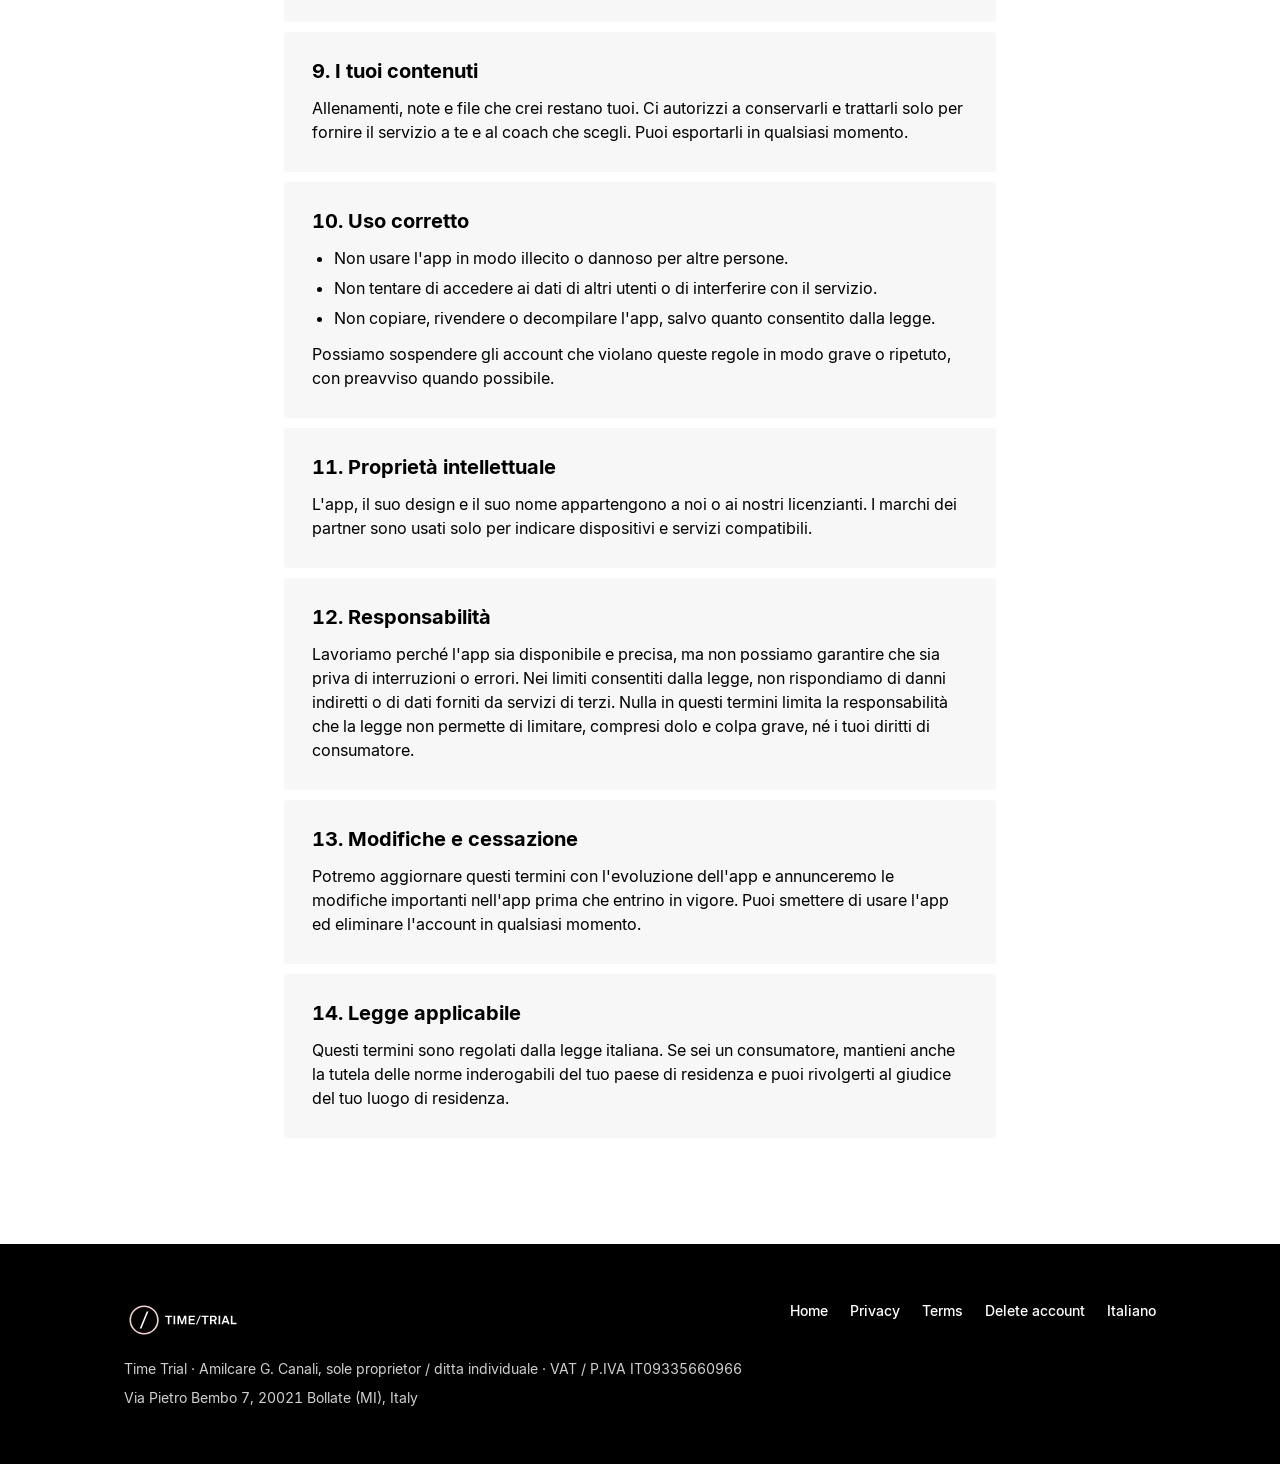
<file: terms.html>
<!doctype html>
<html lang="en">
<head>
<meta charset="utf-8">
<meta name="viewport" content="width=device-width, initial-scale=1">
<title>Terms of Use · Time Trial</title>
<meta name="theme-color" content="#FFFFFF">
<link rel="icon" href="favicon.ico?v=3" sizes="any">
<link rel="icon" href="icon.svg?v=3" type="image/svg+xml">
<link rel="apple-touch-icon" href="apple-touch-icon.png?v=3">
<link rel="stylesheet" href="style.css">
</head>
<body>
<div class="wrap narrow legal legal-body">
  <header class="top">
    <a class="brand" href="index.html" aria-label="Time Trial, home"><img src="img/logo-cipria.svg" alt="Time Trial" width="125" height="34"></a>
    <span class="spacer"></span>
    <span class="lang"><a class="circle" href="#en">EN</a><a class="circle" href="#it">IT</a></span>
  </header>

<!-- ============================ ENGLISH ============================ -->
<section id="en">
  <h1>Terms of Use</h1>
  <p class="updated">Last updated: 26 October 2026</p>

  <div class="card">
    <h2>1. Who we are</h2>
    <p>Time Trial ("the app", "we") is provided by Amilcare G. Canali, sole proprietor, VAT number 09335660966, Via Pietro Bembo 7, 20021 Bollate (MI), Italy. Contact: <a href="mailto:support@timetrial.io">support@timetrial.io</a>.</p>
    <p>By creating an account or using the app you accept these terms. If you do not accept them, please do not use the app.</p>
  </div>

  <div class="card">
    <h2>2. The service</h2>
    <p>Time Trial lets endurance athletes and coaches plan workouts, collect activities from connected devices and services, and analyse training. The app is in development: features may change, and some may be offered as a test version.</p>
  </div>

  <div class="card">
    <h2>3. Your account</h2>
    <ul>
      <li>You must be at least 16 years old.</li>
      <li>Keep your login secure; you are responsible for activity on your account.</li>
      <li>You can delete your account at any time from the app.</li>
    </ul>
  </div>

  <div class="card">
    <h2>4. Subscriptions</h2>
    <p>Some features may require a paid subscription, purchased through the Apple App Store or Google Play. Prices, renewal and cancellation follow the rules of the store you buy from, and are shown before you pay. You can cancel at any time from your store account settings; access continues until the end of the paid period. Your statutory consumer rights are not affected.</p>
  </div>

  <div class="card">
    <h2>5. Connected services</h2>
    <p>When you connect a service (for example Garmin, Polar, Suunto, COROS, Wahoo, Apple Health, Health Connect, WHOOP, Oura or Withings), you also remain subject to that service's own terms. We are not responsible for the availability or accuracy of data provided by third parties. How we treat that data is described in the <a href="privacy.html">Privacy Policy</a>.</p>
  </div>

  <div class="card">
    <h2>6. Coaches and athletes</h2>
    <p>An athlete decides which coach can see their data and can remove that access at any time. Coaches must use athletes' data only to coach them, and must respect confidentiality. The relationship between a coach and an athlete, including any payment between them, is outside our control.</p>
  </div>

  <div class="card">
    <h2>7. Health and safety</h2>
    <p>Time Trial gives training information, not medical advice. Zones, training load, forecasts and AI suggestions are estimates. Listen to your body, train within your limits, and consult a doctor before starting a programme or if you have symptoms. Follow traffic rules and local laws when you train outdoors.</p>
  </div>

  <div class="card">
    <h2>8. AI features</h2>
    <p>The AI coach is optional. Its answers can be wrong or incomplete: check them before acting on them. You decide whether to apply any suggested change to your plan.</p>
  </div>

  <div class="card">
    <h2>9. Your content</h2>
    <p>Workouts, notes and files you create remain yours. You give us permission to store and process them only to provide the service to you and to the coach you choose. You can export them at any time.</p>
  </div>

  <div class="card">
    <h2>10. Acceptable use</h2>
    <ul>
      <li>Do not use the app in a way that breaks the law or harms other people.</li>
      <li>Do not try to access other users' data or interfere with the service.</li>
      <li>Do not copy, resell or reverse-engineer the app, except where the law allows it.</li>
    </ul>
    <p>We may suspend accounts that seriously or repeatedly break these rules, after notice when possible.</p>
  </div>

  <div class="card">
    <h2>11. Our intellectual property</h2>
    <p>The app, its design and its name belong to us or our licensors. Brand names of partners are used only to identify compatible devices and services.</p>
  </div>

  <div class="card">
    <h2>12. Liability</h2>
    <p>We work to keep the app available and accurate, but we cannot guarantee it will be free from interruptions or errors. To the extent allowed by law, we are not liable for indirect damages or for data provided by third-party services. Nothing in these terms limits liability that cannot be limited by law, including for intent or gross negligence, or your rights as a consumer.</p>
  </div>

  <div class="card">
    <h2>13. Changes and termination</h2>
    <p>We may update these terms as the app evolves and will announce significant changes in the app before they take effect. You can stop using the app and delete your account at any time.</p>
  </div>

  <div class="card">
    <h2>14. Applicable law</h2>
    <p>These terms are governed by Italian law. If you are a consumer, you also keep the protection of the mandatory laws of your country of residence and can go to the courts of your place of residence.</p>
  </div>
</section>

<!-- ============================ ITALIANO ============================ -->
<section id="it" lang="it">
  <h1>Termini d'uso</h1>
  <p class="updated">Ultimo aggiornamento: 26 ottobre 2026</p>

  <div class="card">
    <h2>1. Chi siamo</h2>
    <p>Time Trial ("l'app", "noi") è fornita da Amilcare G. Canali, ditta individuale, P.IVA 09335660966, Via Pietro Bembo 7, 20021 Bollate (MI), Italia. Contatto: <a href="mailto:support@timetrial.io">support@timetrial.io</a>.</p>
    <p>Creando un account o usando l'app accetti questi termini. Se non li accetti, ti chiediamo di non usare l'app.</p>
  </div>

  <div class="card">
    <h2>2. Il servizio</h2>
    <p>Time Trial permette ad atleti di endurance e coach di pianificare allenamenti, raccogliere le attività da dispositivi e servizi collegati e analizzare l'allenamento. L'app è in sviluppo: le funzioni possono cambiare e alcune possono essere offerte in versione di prova.</p>
  </div>

  <div class="card">
    <h2>3. Il tuo account</h2>
    <ul>
      <li>Devi avere almeno 16 anni.</li>
      <li>Proteggi il tuo accesso; sei responsabile delle attività svolte con il tuo account.</li>
      <li>Puoi eliminare l'account in qualsiasi momento dall'app.</li>
    </ul>
  </div>

  <div class="card">
    <h2>4. Abbonamenti</h2>
    <p>Alcune funzioni possono richiedere un abbonamento a pagamento, acquistato tramite Apple App Store o Google Play. Prezzi, rinnovo e disdetta seguono le regole dello store da cui acquisti e vengono mostrati prima del pagamento. Puoi disdire in qualsiasi momento dalle impostazioni del tuo account dello store; l'accesso resta attivo fino alla fine del periodo pagato. Restano salvi i tuoi diritti di consumatore previsti dalla legge.</p>
  </div>

  <div class="card">
    <h2>5. Servizi collegati</h2>
    <p>Quando colleghi un servizio (ad esempio Garmin, Polar, Suunto, COROS, Wahoo, Apple Salute, Health Connect, WHOOP, Oura o Withings), resti soggetto anche ai termini di quel servizio. Non siamo responsabili della disponibilità o dell'esattezza dei dati forniti da terzi. Come trattiamo quei dati è descritto nell'<a href="privacy.html#it">Informativa sulla privacy</a>.</p>
  </div>

  <div class="card">
    <h2>6. Coach e atleti</h2>
    <p>L'atleta decide quale coach può vedere i suoi dati e può revocare l'accesso in qualsiasi momento. I coach devono usare i dati degli atleti solo per allenarli e rispettarne la riservatezza. Il rapporto tra coach e atleta, compresi eventuali pagamenti tra loro, è fuori dal nostro controllo.</p>
  </div>

  <div class="card">
    <h2>7. Salute e sicurezza</h2>
    <p>Time Trial fornisce informazioni sull'allenamento, non consigli medici. Zone, carico, previsioni e suggerimenti dell'AI sono stime. Ascolta il tuo corpo, allenati entro i tuoi limiti e consulta un medico prima di iniziare un programma o in presenza di sintomi. Quando ti alleni all'aperto rispetta il codice della strada e le leggi locali.</p>
  </div>

  <div class="card">
    <h2>8. Funzioni di AI</h2>
    <p>Il coach AI è facoltativo. Le sue risposte possono essere sbagliate o incomplete: verificale prima di seguirle. Sei tu a decidere se applicare al tuo piano le modifiche proposte.</p>
  </div>

  <div class="card">
    <h2>9. I tuoi contenuti</h2>
    <p>Allenamenti, note e file che crei restano tuoi. Ci autorizzi a conservarli e trattarli solo per fornire il servizio a te e al coach che scegli. Puoi esportarli in qualsiasi momento.</p>
  </div>

  <div class="card">
    <h2>10. Uso corretto</h2>
    <ul>
      <li>Non usare l'app in modo illecito o dannoso per altre persone.</li>
      <li>Non tentare di accedere ai dati di altri utenti o di interferire con il servizio.</li>
      <li>Non copiare, rivendere o decompilare l'app, salvo quanto consentito dalla legge.</li>
    </ul>
    <p>Possiamo sospendere gli account che violano queste regole in modo grave o ripetuto, con preavviso quando possibile.</p>
  </div>

  <div class="card">
    <h2>11. Proprietà intellettuale</h2>
    <p>L'app, il suo design e il suo nome appartengono a noi o ai nostri licenzianti. I marchi dei partner sono usati solo per indicare dispositivi e servizi compatibili.</p>
  </div>

  <div class="card">
    <h2>12. Responsabilità</h2>
    <p>Lavoriamo perché l'app sia disponibile e precisa, ma non possiamo garantire che sia priva di interruzioni o errori. Nei limiti consentiti dalla legge, non rispondiamo di danni indiretti o di dati forniti da servizi di terzi. Nulla in questi termini limita la responsabilità che la legge non permette di limitare, compresi dolo e colpa grave, né i tuoi diritti di consumatore.</p>
  </div>

  <div class="card">
    <h2>13. Modifiche e cessazione</h2>
    <p>Potremo aggiornare questi termini con l'evoluzione dell'app e annunceremo le modifiche importanti nell'app prima che entrino in vigore. Puoi smettere di usare l'app ed eliminare l'account in qualsiasi momento.</p>
  </div>

  <div class="card">
    <h2>14. Legge applicabile</h2>
    <p>Questi termini sono regolati dalla legge italiana. Se sei un consumatore, mantieni anche la tutela delle norme inderogabili del tuo paese di residenza e puoi rivolgerti al giudice del tuo luogo di residenza.</p>
  </div>
</section>

</div>
<footer class="site">
  <div class="wrap">
    <div>
      <img src="img/logo-cipria-negativo.svg" alt="Time Trial" width="110" height="30">
      <p>Time Trial · Amilcare G. Canali, sole proprietor / ditta individuale · VAT / P.IVA IT09335660966</p>
      <p>Via Pietro Bembo 7, 20021 Bollate (MI), Italy</p>
    </div>
    <nav aria-label="Legal">
      <a href="index.html">Home</a>
      <a href="privacy.html">Privacy</a>
      <a href="terms.html">Terms</a>
      <a href="delete-account.html">Delete account</a>
      <a href="it.html" hreflang="it" lang="it">Italiano</a>
    </nav>
  </div>
</footer>
</body>
</html>
</file>
<file: style.css>
/* Time Trial — stile del sito con l'identità di marca v2 (06/11/2026).
   Bianco e nero come base, cipria #EFD4CF come accento e per i fondi (dal 09/11/2026),
   cipria #EFD4CF per i fondi. Angoli 4 (schede) e 2 (pulsanti), nessuna ombra.
   Carattere: Inter (OFL, ospitato qui, nessun servizio esterno). Akkurat solo
   nel logo (tracciati), finché non c'è la licenza web. */
@font-face { font-family: "Inter"; src: url("fonts/Inter-Regular.woff2") format("woff2"); font-weight: 400; font-display: swap; }
@font-face { font-family: "Inter"; src: url("fonts/Inter-Medium.woff2") format("woff2"); font-weight: 500; font-display: swap; }
@font-face { font-family: "Inter"; src: url("fonts/Inter-Bold.woff2") format("woff2"); font-weight: 700; font-display: swap; }

:root {
  --black: #000000;
  --white: #FFFFFF;
  /* Colore del cerchio e degli accenti: cipria dal 09/11/2026 (scelta di Amilcare).
     Per tornare al rosa: --accento: #F4B6C8 e --link: #B3546F, e i file in img/rosa/ (logo.svg, logo-negativo.svg, sigillo-vetro.png, anteprima.png: rinominarli nei link). */
  --accento: #EFD4CF;       /* mai testo su bianco */
  --link: var(--black);
  --cipria: #EFD4CF;        /* fondi; sopra solo testo nero */
  --g900: #141414;
  --g700: #3A3A3A;
  --g500: #6B6B6B;          /* testo secondario su bianco (5,3:1) */
  --g300: #BDBDBD;
  --g100: #EDEDED;
  --g50: #F7F7F7;
  --text: var(--black);
  --muted: var(--g500);
  --line: var(--g100);
  --r-card: 4px;
  --r-btn: 2px;
  --max: 1080px;
}

* { box-sizing: border-box; }
html { -webkit-text-size-adjust: 100%; scroll-behavior: smooth; }
@media (prefers-reduced-motion: reduce) { html { scroll-behavior: auto; } }
body {
  margin: 0;
  background: var(--white);
  color: var(--text);
  font-family: "Inter", -apple-system, BlinkMacSystemFont, "Segoe UI", Roboto, Helvetica, Arial, sans-serif;
  font-size: 17px;
  line-height: 1.5;
  font-feature-settings: "tnum", "case";
  -webkit-font-smoothing: antialiased;
}
img { max-width: 100%; height: auto; display: block; }
a { color: inherit; text-underline-offset: 3px; text-decoration-thickness: 1px; }
a:hover { text-decoration-thickness: 2px; }
:focus-visible { outline: 2px solid var(--link); outline-offset: 3px; }
.skip { position: absolute; left: -9999px; }
.skip:focus { left: 16px; top: 16px; background: var(--black); color: var(--white); padding: 10px 14px; z-index: 10; }

.wrap { max-width: var(--max); margin: 0 auto; padding: 0 24px; }
.wrap.narrow { max-width: 760px; }

/* Intestazione */
header.top {
  display: flex; align-items: center; gap: 16px;
  max-width: var(--max); margin: 0 auto; padding: 20px 24px;
}
.wrap > header.top { padding-left: 0; padding-right: 0; }
.brand { display: inline-flex; text-decoration: none; }
.brand img { height: 44px; width: auto; }
.spacer { flex: 1; }
nav.links { display: flex; gap: 22px; font-size: 15px; font-weight: 500; }
nav.links a { text-decoration: none; }
nav.links a:hover { text-decoration: underline; }
nav.links a[aria-current="page"] { text-decoration: underline; text-decoration-color: var(--accento); text-decoration-thickness: 3px; }
.lang { display: flex; gap: 6px; }
.circle {
  display: inline-flex; align-items: center; justify-content: center;
  min-width: 44px; height: 36px; padding: 0 12px;
  border: 1px solid var(--black); border-radius: var(--r-btn);
  font-size: 13px; font-weight: 700; letter-spacing: 0.06em; text-decoration: none;
}
.circle:hover { background: var(--black); color: var(--white); }

/* Titoli e testo */
h1 { font-size: clamp(40px, 7vw, 76px); line-height: 1.02; font-weight: 700; letter-spacing: -0.025em; margin: 48px 0 20px; }
h2 { font-size: clamp(26px, 3.4vw, 36px); line-height: 1.1; font-weight: 700; letter-spacing: -0.015em; margin: 0 0 14px; }
h3 { font-size: 19px; line-height: 1.3; font-weight: 700; margin: 0 0 6px; }
p { margin: 0 0 14px; }
.lead { font-size: clamp(19px, 2vw, 22px); line-height: 1.45; color: var(--g700); max-width: 680px; }
.muted { color: var(--muted); }
.label { font-size: 12px; font-weight: 700; letter-spacing: 0.12em; text-transform: uppercase; }
.num { font-feature-settings: "tnum"; font-weight: 500; color: var(--muted); }

.tag {
  display: inline-flex; align-items: center; gap: 8px;
  font-size: 12px; font-weight: 700; letter-spacing: 0.12em; text-transform: uppercase;
  border: 1px solid currentColor; border-radius: var(--r-btn); padding: 7px 12px;
}
.tag::before { content: ""; width: 8px; height: 8px; border-radius: 50%; background: var(--accento); }

.button {
  display: inline-flex; align-items: center; gap: 10px;
  background: var(--black); color: var(--white);
  border: 1px solid var(--black); border-radius: var(--r-btn);
  padding: 15px 22px; font-weight: 700; font-size: 16px; text-decoration: none;
}
.button:hover { background: var(--g900); text-decoration: none; }
.button.ghost { background: transparent; color: inherit; border-color: currentColor; }
.button.ghost:hover { background: var(--white); color: var(--black); }

/* Home: fascia nera con il sigillo */
.hero { background: var(--black); color: var(--white); }
.hero .wrap {
  display: grid; grid-template-columns: 1.25fr 1fr; gap: 40px; align-items: center;
  padding-top: 56px; padding-bottom: 88px;
}
.hero h1 { margin-top: 24px; }
.hero .lead { color: #D6D6D6; }
.hero .actions { display: flex; flex-wrap: wrap; gap: 12px; margin-top: 28px; }
.hero .seal { justify-self: center; width: min(420px, 100%); }
@media (max-width: 760px) {
  .hero .wrap { grid-template-columns: 1fr; padding-top: 32px; padding-bottom: 64px; }
  .hero .seal { width: 220px; grid-row: 1; justify-self: start; }
  nav.links { gap: 14px; }
  nav.links .opt { display: none; }
}

/* Elenco numerato delle funzioni, una colonna come un catalogo */
.section { padding: 88px 0; }
.section.tight { padding: 56px 0; }
.section-head { display: grid; grid-template-columns: 1fr 2fr; gap: 24px; margin-bottom: 32px; }
@media (max-width: 760px) { .section-head { grid-template-columns: 1fr; } .section { padding: 64px 0; } }
.rows { list-style: none; margin: 0; padding: 0; border-top: 1px solid var(--black); }
.rows li {
  display: grid; grid-template-columns: 64px 1fr 2fr; gap: 24px;
  padding: 26px 0; border-bottom: 1px solid var(--line);
}
.rows li p { margin: 0; color: var(--g700); }
@media (max-width: 760px) { .rows li { grid-template-columns: 48px 1fr; } .rows li p { grid-column: 2; } }

/* Fascia cipria */
.band-cipria { background: var(--cipria); color: var(--black); }
.band-cipria .lead { color: var(--black); }
.pillars { display: grid; grid-template-columns: repeat(3, 1fr); gap: 24px; margin-top: 32px; }
.pillars div { border-top: 1px solid var(--black); padding-top: 16px; }
.pillars p { margin: 0; }
@media (max-width: 760px) { .pillars { grid-template-columns: 1fr; } }

/* Schede (pagine legali, invito, cancellazione) */
.grid { display: grid; grid-template-columns: repeat(auto-fit, minmax(260px, 1fr)); gap: 12px; margin: 32px 0; }
.card { background: var(--g50); border-radius: var(--r-card); padding: 28px; }
.card p { color: var(--g700); }
.contact-list { display: grid; grid-template-columns: repeat(3, 1fr); gap: 12px; margin-top: 24px; }
.contact-list .card a { font-weight: 700; color: var(--black); }
@media (max-width: 760px) { .contact-list { grid-template-columns: 1fr; } }

/* Testi legali */
.legal h1 { font-size: clamp(36px, 5.5vw, 56px); margin-top: 32px; }
.legal .card { margin: 0 0 10px; }
.legal h2 { font-size: 20px; letter-spacing: 0; margin-top: 0; }
.legal .card p, .legal li { color: var(--black); font-size: 16px; margin: 0 0 10px; }
.legal li { margin-bottom: 6px; }
.legal .card p:last-child { margin-bottom: 0; }
.legal section + section { margin-top: 80px; padding-top: 48px; border-top: 1px solid var(--black); }
.legal ul, .legal ol { padding-left: 22px; margin: 0 0 12px; }
.legal a { color: var(--link); font-weight: 500; text-decoration-color: var(--g300); }
.updated { color: var(--muted); margin: 0 0 28px; }
.legal table { width: 100%; border-collapse: collapse; font-size: 15px; }
.legal th, .legal td { text-align: left; padding: 10px 8px; border-bottom: 1px solid var(--g100); vertical-align: top; }
.legal th { color: var(--muted); font-weight: 700; }
.legal .button { color: var(--white); }
.legal-body { padding-bottom: 96px; }

/* Codice d'invito: grande e leggibile */
.legal .card p.invite-code {
  font-size: 44px; font-weight: 700; letter-spacing: 6px; text-align: center;
  font-variant-numeric: tabular-nums; margin: 8px 0 12px; color: var(--black);
  background: var(--white); border-top: 4px solid var(--accento); border-radius: var(--r-card); padding: 18px 8px;
  user-select: all;
}

/* Piè di pagina nero */
footer.site { background: var(--black); color: #CFCFCF; font-size: 14px; margin-top: 0; }
footer.site .wrap { padding-top: 56px; padding-bottom: 48px; display: grid; grid-template-columns: 1fr auto; gap: 24px 40px; align-items: start; }
footer.site img { height: 40px; width: auto; margin-bottom: 18px; }
footer.site p { margin: 0 0 8px; }
footer.site a { color: var(--white); }
footer.site nav { display: flex; flex-wrap: wrap; gap: 8px 22px; font-weight: 500; }
footer.site nav a { text-decoration: none; }
footer.site nav a:hover { text-decoration: underline; text-decoration-color: var(--accento); }
@media (max-width: 760px) { footer.site .wrap { grid-template-columns: 1fr; } }

@media print {
  header.top nav, .lang, footer.site nav { display: none; }
  footer.site { background: none; color: #000; }
  .card { background: none; padding: 0 0 12px; }
}
.legal .circle, .legal .brand { color: var(--black); font-weight: 700; }
.legal .circle:hover { color: var(--white); }
.hero :focus-visible, footer.site :focus-visible { outline-color: var(--white); }
</file>
